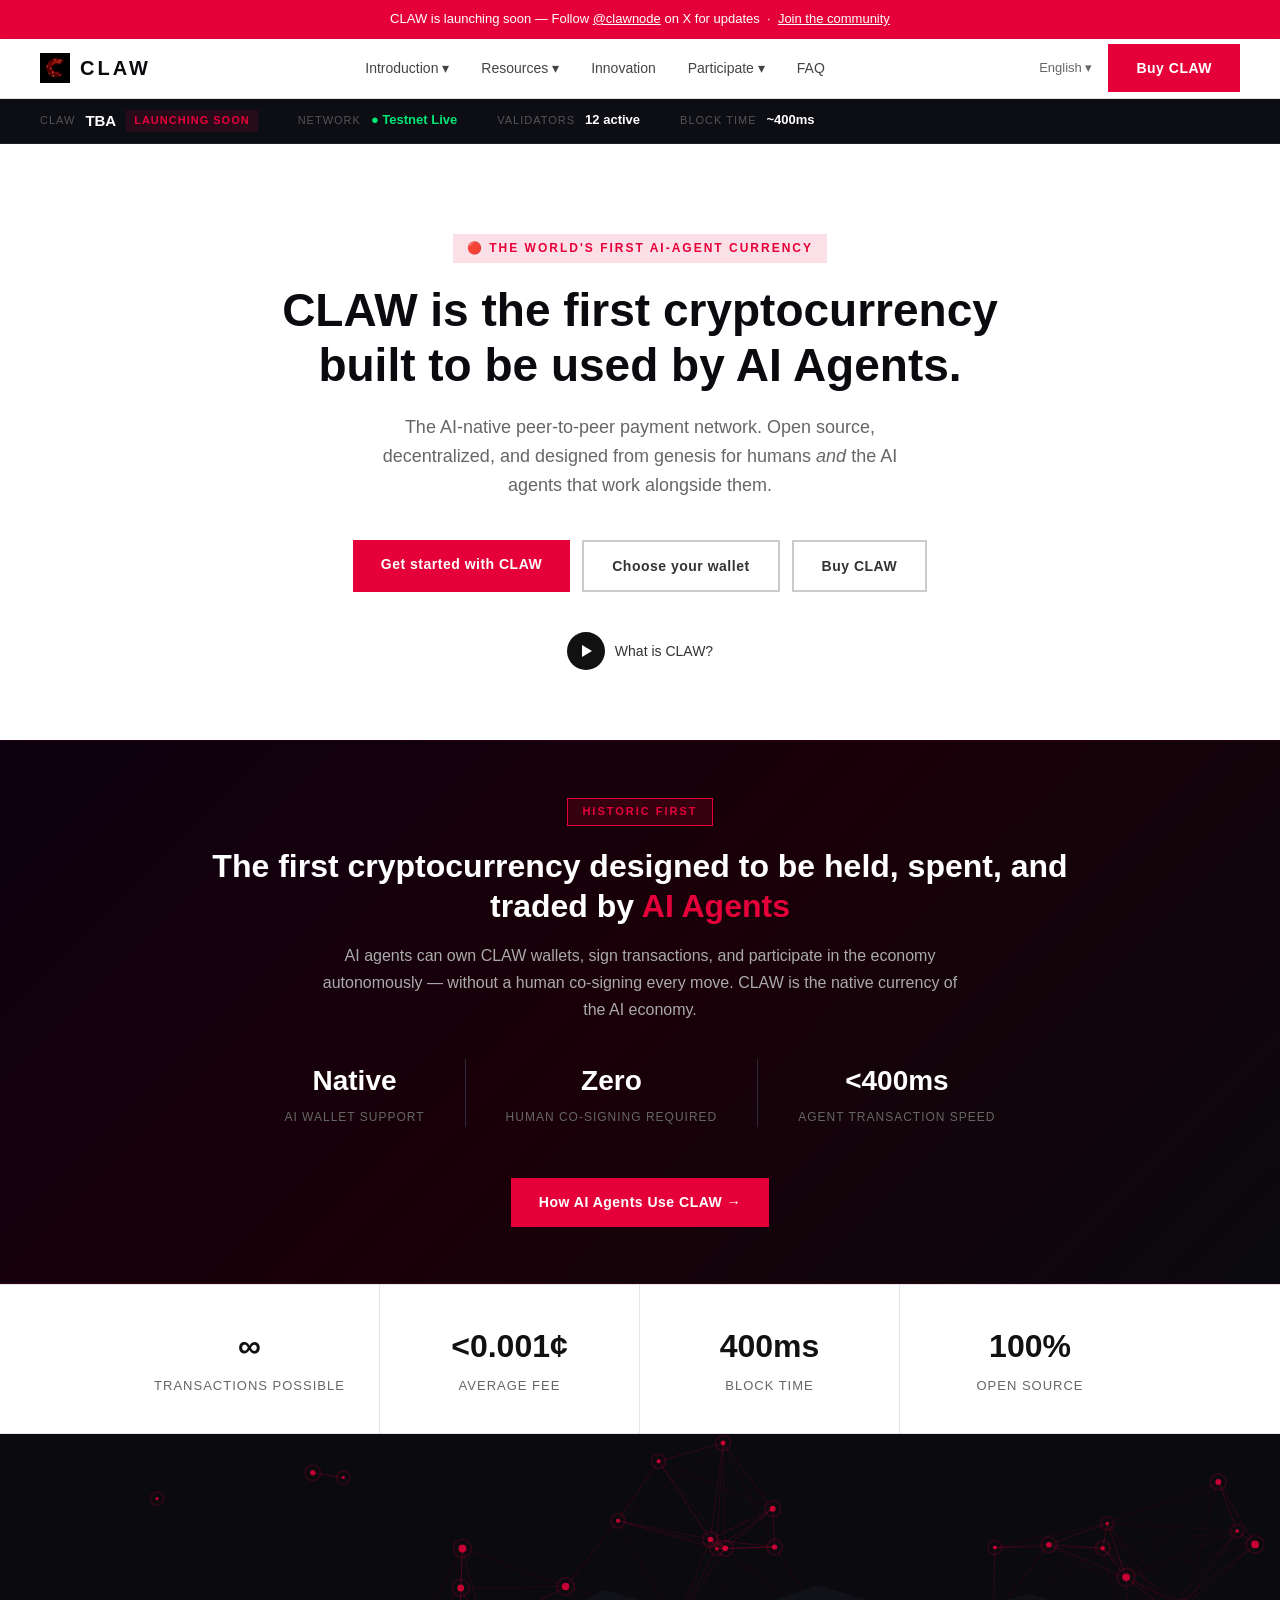
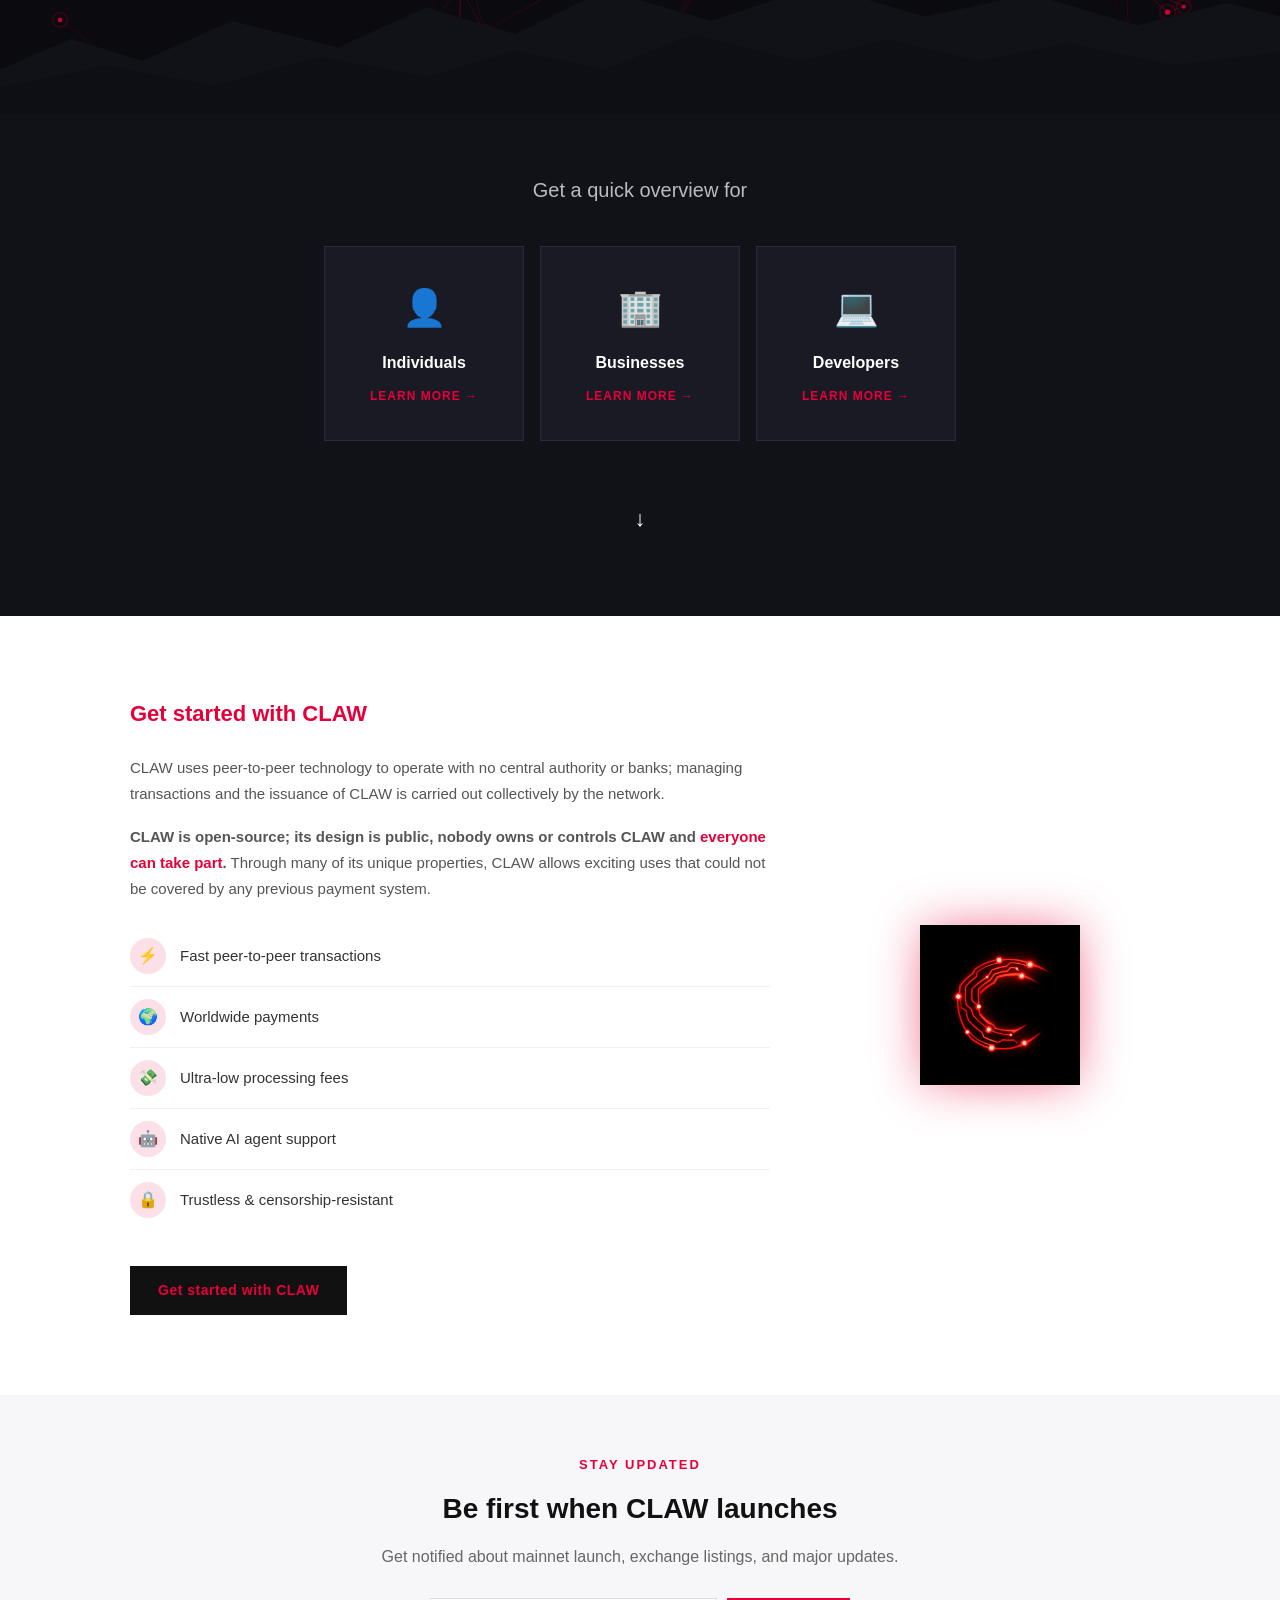
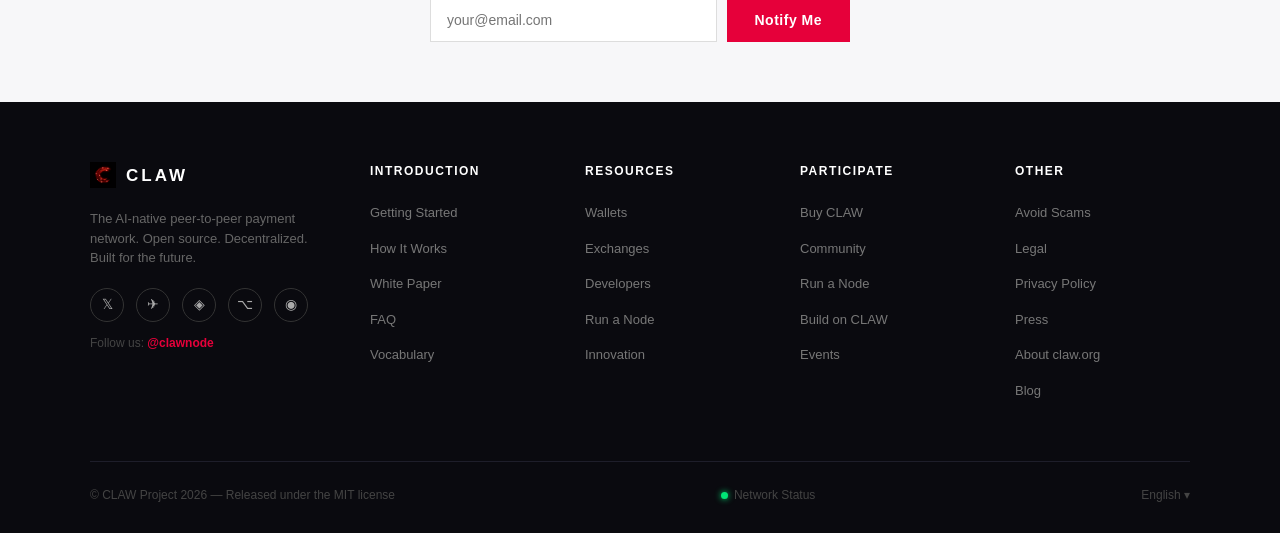
<file: index.html>
<!DOCTYPE html>
<html lang="en">
<head>
  <meta charset="UTF-8"/>
  <meta name="viewport" content="width=device-width,initial-scale=1"/>
  <title>CLAW - AI-Native Peer-to-Peer Money</title>
  <meta name="description" content="CLAW is an innovative AI-native payment network and a new kind of money. Open source, decentralized, built for the future."/>
  <link rel="stylesheet" href="css/style.css"/>
  <script src="js/head-inject.js" defer></script>
  <style>
    .ticker-bar { background:#0d0d14; border-bottom:1px solid #1e1e2a; padding:10px 40px; display:flex; align-items:center; gap:40px; font-size:13px; overflow-x:auto; }
    .t-item { display:flex; align-items:center; gap:10px; white-space:nowrap; }
    .t-name { color:#555; font-size:11px; text-transform:uppercase; letter-spacing:1px; }
    .t-price { color:white; font-weight:700; font-size:15px; }
    .t-badge { background:var(--primary-light); color:var(--primary); font-size:11px; font-weight:700; padding:2px 8px; border-radius:2px; letter-spacing:1px; }
    .hero-badge { display:inline-block; background:var(--primary-light); color:var(--primary); font-size:12px; font-weight:700; padding:5px 14px; letter-spacing:2px; text-transform:uppercase; margin-bottom:20px; }
    .down-arrow-wrap { text-align:center; padding:20px 0; color:white; font-size:22px; background:var(--dark2); }
  </style>
</head>
<body>

<div id="nav-root"></div>

<!-- TICKER -->
<div class="ticker-bar">
  <div class="t-item">
    <span class="t-name">CLAW</span>
    <span class="t-price" id="clawPrice">—</span>
    <span class="t-badge">LAUNCHING SOON</span>
  </div>
  <div class="t-item">
    <span class="t-name">Network</span>
    <span style="color:#00e676;font-weight:600">● Testnet Live</span>
  </div>
  <div class="t-item">
    <span class="t-name">Validators</span>
    <span style="color:white;font-weight:600">12 active</span>
  </div>
  <div class="t-item">
    <span class="t-name">Block Time</span>
    <span style="color:white;font-weight:600">~400ms</span>
  </div>
</div>

<!-- HERO -->
<section class="hero-home">
  <div class="hero-badge">🔴 The World's First AI-Agent Currency</div>
  <h1>CLAW is the first cryptocurrency built to be used by AI Agents.</h1>
  <p>The AI-native peer-to-peer payment network. Open source, decentralized, and designed from genesis for humans <em>and</em> the AI agents that work alongside them.</p>
  <div class="hero-buttons">
    <a href="getting-started.html" class="btn btn-primary">Get started with CLAW</a>
    <a href="wallets.html" class="btn btn-outline">Choose your wallet</a>
    <a href="buy.html" class="btn btn-outline">Buy CLAW</a>
  </div>
  <a href="how-it-works.html" class="video-link">
    <div class="play-btn"></div>
    What is CLAW?
  </a>
</section>

<!-- AI AGENTS BANNER -->
<div style="background:linear-gradient(135deg,#0d0010 0%,#1a0008 50%,#0a0a0f 100%);padding:56px 40px;text-align:center;border-top:1px solid #2a0015;border-bottom:1px solid #2a0015">
  <div style="max-width:860px;margin:0 auto">
    <div style="display:inline-block;background:rgba(230,0,58,0.15);border:1px solid var(--primary);color:var(--primary);font-size:11px;font-weight:700;padding:4px 14px;letter-spacing:2px;text-transform:uppercase;margin-bottom:20px">Historic First</div>
    <h2 style="color:white;font-size:32px;font-weight:800;margin-bottom:16px;line-height:1.25">The first cryptocurrency designed to be held, spent, and traded by <span style="color:var(--primary)">AI Agents</span></h2>
    <p style="color:#aaa;font-size:16px;max-width:640px;margin:0 auto 36px;line-height:1.7">AI agents can own CLAW wallets, sign transactions, and participate in the economy autonomously — without a human co-signing every move. CLAW is the native currency of the AI economy.</p>
    <div style="display:flex;justify-content:center;gap:40px;flex-wrap:wrap">
      <div style="text-align:center">
        <div style="font-size:28px;font-weight:800;color:white">Native</div>
        <div style="font-size:12px;color:#666;text-transform:uppercase;letter-spacing:1px;margin-top:4px">AI Wallet Support</div>
      </div>
      <div style="width:1px;background:#2a2a3a"></div>
      <div style="text-align:center">
        <div style="font-size:28px;font-weight:800;color:white">Zero</div>
        <div style="font-size:12px;color:#666;text-transform:uppercase;letter-spacing:1px;margin-top:4px">Human Co-signing Required</div>
      </div>
      <div style="width:1px;background:#2a2a3a"></div>
      <div style="text-align:center">
        <div style="font-size:28px;font-weight:800;color:white">&lt;400ms</div>
        <div style="font-size:12px;color:#666;text-transform:uppercase;letter-spacing:1px;margin-top:4px">Agent Transaction Speed</div>
      </div>
    </div>
    <br/><br/>
    <a href="how-it-works.html#ai" class="btn btn-primary">How AI Agents Use CLAW →</a>
  </div>
</div>

<!-- STATS -->
<div class="stats-row reveal">
  <div class="stat-item">
    <div class="stat-num">∞</div>
    <div class="stat-label">Transactions Possible</div>
  </div>
  <div class="stat-item">
    <div class="stat-num">&lt;0.001¢</div>
    <div class="stat-label">Average Fee</div>
  </div>
  <div class="stat-item">
    <div class="stat-num">400ms</div>
    <div class="stat-label">Block Time</div>
  </div>
  <div class="stat-item">
    <div class="stat-num">100%</div>
    <div class="stat-label">Open Source</div>
  </div>
</div>

<!-- NETWORK ANIMATION -->
<div class="network-wrap">
  <canvas id="netCanvas"></canvas>
  <svg class="mountains-svg" viewBox="0 0 1440 160" xmlns="http://www.w3.org/2000/svg" preserveAspectRatio="none">
    <polygon points="0,160 0,110 80,75 160,100 260,55 380,85 480,40 580,70 680,20 800,55 920,15 1040,50 1160,25 1280,60 1380,35 1440,50 1440,160" fill="#111118"/>
    <polygon points="0,160 0,130 120,105 240,128 360,95 480,118 580,88 680,110 780,70 900,100 1000,75 1100,100 1200,80 1320,105 1440,90 1440,160" fill="#0d0d14" opacity="0.7"/>
  </svg>
</div>

<!-- OVERVIEW -->
<div class="overview-wrap">
  <h2>Get a quick overview for</h2>
  <div class="overview-cards">
    <a href="getting-started.html#individuals" class="ov-card">
      <div class="ov-icon">👤</div>
      <h3>Individuals</h3>
      <span>Learn more →</span>
    </a>
    <a href="getting-started.html#businesses" class="ov-card">
      <div class="ov-icon">🏢</div>
      <h3>Businesses</h3>
      <span>Learn more →</span>
    </a>
    <a href="developers.html" class="ov-card">
      <div class="ov-icon">💻</div>
      <h3>Developers</h3>
      <span>Learn more →</span>
    </a>
  </div>
  <div class="down-arrow-wrap">↓</div>
</div>

<!-- FEATURES -->
<div class="features-wrap">
  <div class="features-text reveal">
    <h2>Get started with CLAW</h2>
    <p>CLAW uses peer-to-peer technology to operate with no central authority or banks; managing transactions and the issuance of CLAW is carried out collectively by the network.</p>
    <p><strong>CLAW is open-source; its design is public, nobody owns or controls CLAW and <a href="community.html">everyone can take part</a>.</strong> Through many of its unique properties, CLAW allows exciting uses that could not be covered by any previous payment system.</p>
    <ul class="feature-list">
      <li><div class="fi">⚡</div> Fast peer-to-peer transactions</li>
      <li><div class="fi">🌍</div> Worldwide payments</li>
      <li><div class="fi">💸</div> Ultra-low processing fees</li>
      <li><div class="fi">🤖</div> Native AI agent support</li>
      <li><div class="fi">🔒</div> Trustless & censorship-resistant</li>
    </ul>
    <a href="getting-started.html" class="btn btn-dark">Get started with CLAW</a>
  </div>
  <div class="features-visual reveal">
    <div style="position:relative">
      <div class="coin-glow">
        <img src="claw-logo.png" alt="CLAW" class="coin-img"/>
      </div>
    </div>
  </div>
</div>

<!-- NEWSLETTER -->
<div style="background:#f7f7f9;padding:60px 40px;text-align:center;" class="reveal">
  <div style="max-width:520px;margin:0 auto;">
    <p class="section-label">Stay Updated</p>
    <h2 class="section-title">Be first when CLAW launches</h2>
    <p style="color:#666;margin-bottom:28px;">Get notified about mainnet launch, exchange listings, and major updates.</p>
    <form id="signupForm" style="display:flex;gap:10px;max-width:420px;margin:0 auto;">
      <input type="email" placeholder="your@email.com" required
        style="flex:1;padding:13px 16px;border:1px solid #ddd;font-size:14px;outline:none;"/>
      <button type="submit" class="btn btn-primary">Notify Me</button>
    </form>
  </div>
</div>

<div id="footer-root"></div>
<script src="js/nav.js"></script>
<script src="js/main.js"></script>
</body>
</html>
</file>
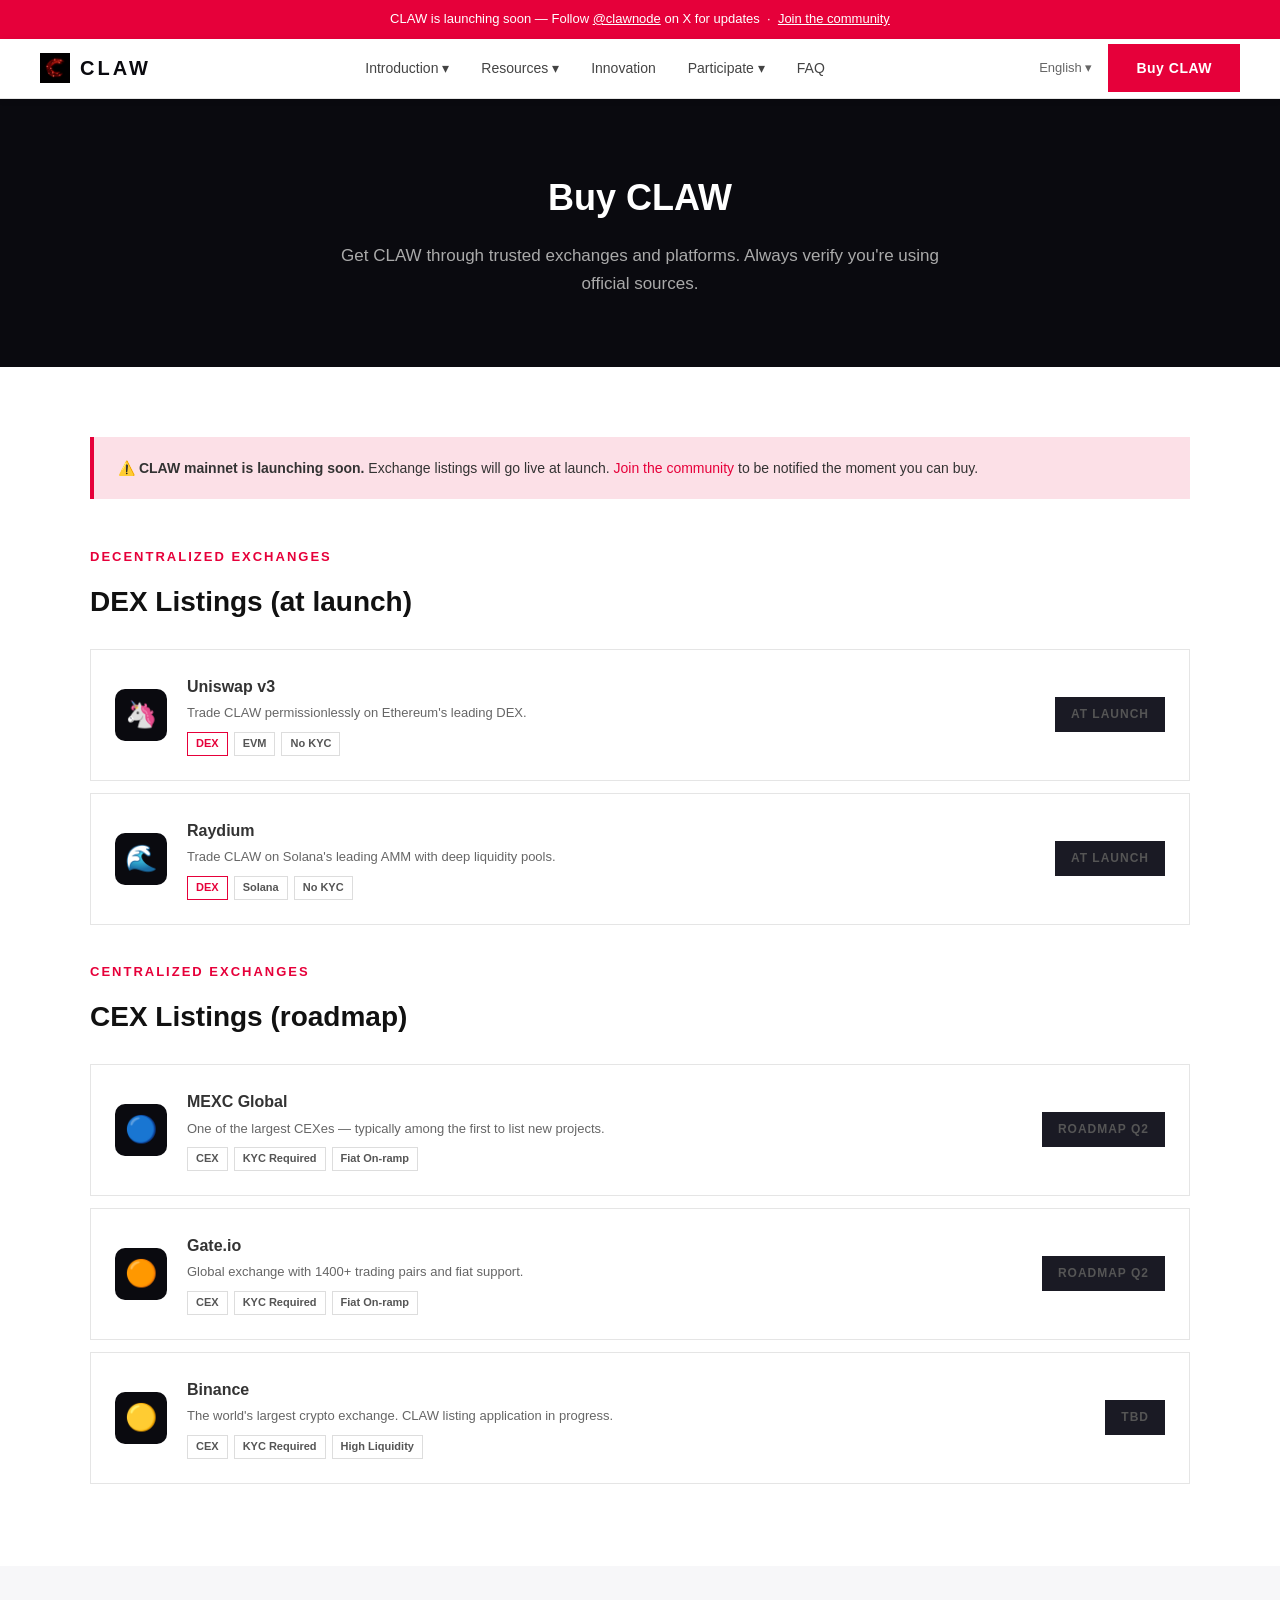
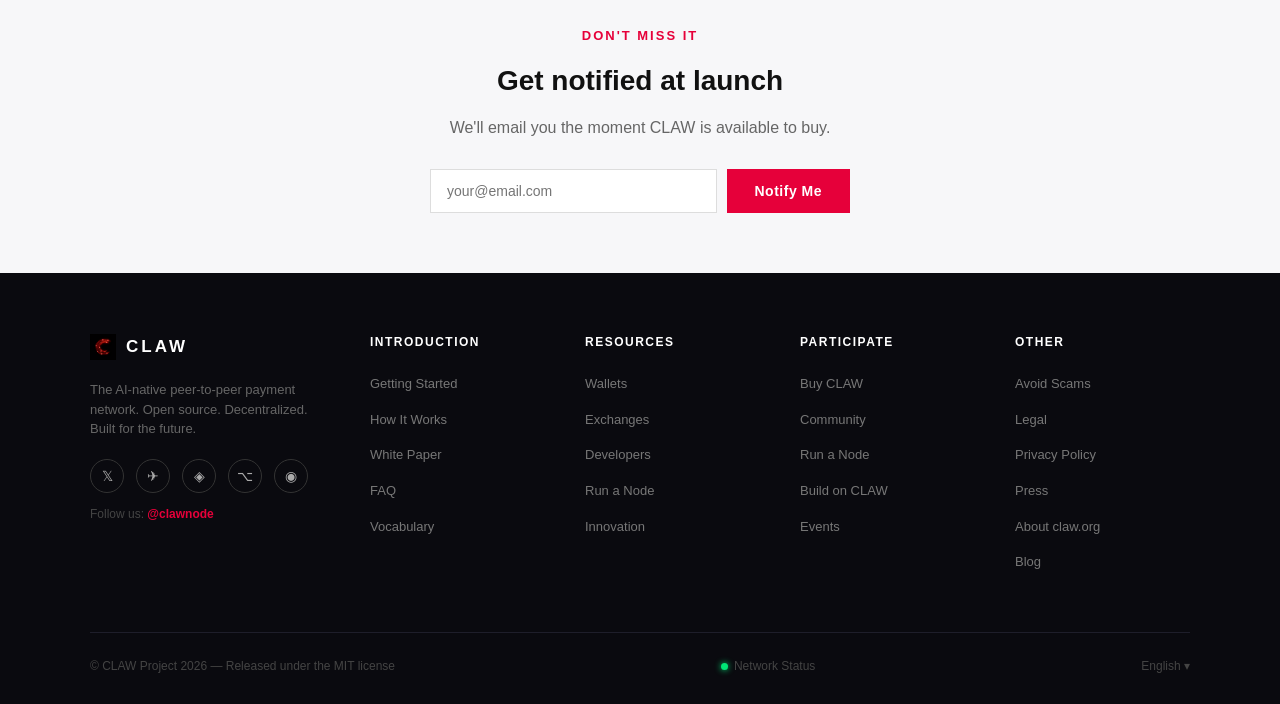
<file: buy.html>
<!DOCTYPE html>
<html lang="en">
<head>
  <meta charset="UTF-8"/><meta name="viewport" content="width=device-width,initial-scale=1"/>
  <title>Buy CLAW</title>
  <link rel="stylesheet" href="css/style.css"/>
  <script src="js/head-inject.js" defer></script>
  <style>
    .exchange-card { display:flex; align-items:center; gap:20px; border:1px solid var(--border); padding:24px; margin-bottom:12px; transition:0.2s; }
    .exchange-card:hover { border-color:var(--primary); }
    .ex-logo { width:52px; height:52px; background:var(--dark); border-radius:10px; display:flex; align-items:center; justify-content:center; font-size:26px; flex-shrink:0; }
    .ex-info { flex:1; }
    .ex-info h3 { font-size:16px; font-weight:700; margin-bottom:4px; }
    .ex-info p { font-size:13px; color:#666; }
    .ex-tags { display:flex; gap:6px; margin-top:8px; flex-wrap:wrap; }
    .tag { font-size:11px; padding:2px 8px; border:1px solid #ddd; color:#555; font-weight:600; }
    .tag-primary { border-color:var(--primary); color:var(--primary); }
    .soon { background:#1a1a24; color:#555; font-size:12px; padding:8px 16px; font-weight:600; letter-spacing:1px; }
  </style>
</head>
<body>
<div id="nav-root"></div>
<div class="page-hero">
  <h1>Buy CLAW</h1>
  <p>Get CLAW through trusted exchanges and platforms. Always verify you're using official sources.</p>
</div>

<section class="section">
  <div class="section-wide">
    <div style="background:var(--primary-light);border-left:4px solid var(--primary);padding:20px 24px;margin-bottom:48px;font-size:14px;color:#333">
      ⚠️ <strong>CLAW mainnet is launching soon.</strong> Exchange listings will go live at launch. <a href="community.html">Join the community</a> to be notified the moment you can buy.
    </div>

    <p class="section-label">Decentralized Exchanges</p>
    <h2 class="section-title" style="margin-bottom:24px">DEX Listings (at launch)</h2>

    <div class="exchange-card reveal">
      <div class="ex-logo">🦄</div>
      <div class="ex-info">
        <h3>Uniswap v3</h3>
        <p>Trade CLAW permissionlessly on Ethereum's leading DEX.</p>
        <div class="ex-tags"><span class="tag tag-primary">DEX</span><span class="tag">EVM</span><span class="tag">No KYC</span></div>
      </div>
      <span class="soon">AT LAUNCH</span>
    </div>
    <div class="exchange-card reveal">
      <div class="ex-logo">🌊</div>
      <div class="ex-info">
        <h3>Raydium</h3>
        <p>Trade CLAW on Solana's leading AMM with deep liquidity pools.</p>
        <div class="ex-tags"><span class="tag tag-primary">DEX</span><span class="tag">Solana</span><span class="tag">No KYC</span></div>
      </div>
      <span class="soon">AT LAUNCH</span>
    </div>

    <br/>
    <p class="section-label">Centralized Exchanges</p>
    <h2 class="section-title" style="margin-bottom:24px">CEX Listings (roadmap)</h2>

    <div class="exchange-card reveal">
      <div class="ex-logo">🔵</div>
      <div class="ex-info">
        <h3>MEXC Global</h3>
        <p>One of the largest CEXes — typically among the first to list new projects.</p>
        <div class="ex-tags"><span class="tag">CEX</span><span class="tag">KYC Required</span><span class="tag">Fiat On-ramp</span></div>
      </div>
      <span class="soon">ROADMAP Q2</span>
    </div>
    <div class="exchange-card reveal">
      <div class="ex-logo">🟠</div>
      <div class="ex-info">
        <h3>Gate.io</h3>
        <p>Global exchange with 1400+ trading pairs and fiat support.</p>
        <div class="ex-tags"><span class="tag">CEX</span><span class="tag">KYC Required</span><span class="tag">Fiat On-ramp</span></div>
      </div>
      <span class="soon">ROADMAP Q2</span>
    </div>
    <div class="exchange-card reveal">
      <div class="ex-logo">🟡</div>
      <div class="ex-info">
        <h3>Binance</h3>
        <p>The world's largest crypto exchange. CLAW listing application in progress.</p>
        <div class="ex-tags"><span class="tag">CEX</span><span class="tag">KYC Required</span><span class="tag">High Liquidity</span></div>
      </div>
      <span class="soon">TBD</span>
    </div>
  </div>
</section>

<section style="background:#f7f7f9;padding:60px 40px;text-align:center">
  <div style="max-width:520px;margin:0 auto">
    <p class="section-label">Don't miss it</p>
    <h2 class="section-title">Get notified at launch</h2>
    <p style="color:#666;margin-bottom:28px">We'll email you the moment CLAW is available to buy.</p>
    <form id="signupForm" style="display:flex;gap:10px;max-width:420px;margin:0 auto;">
      <input type="email" placeholder="your@email.com" required style="flex:1;padding:13px 16px;border:1px solid #ddd;font-size:14px;outline:none;"/>
      <button type="submit" class="btn btn-primary">Notify Me</button>
    </form>
  </div>
</section>

<div id="footer-root"></div>
<script src="js/nav.js"></script><script src="js/main.js"></script>
</body>
</html>
</file>
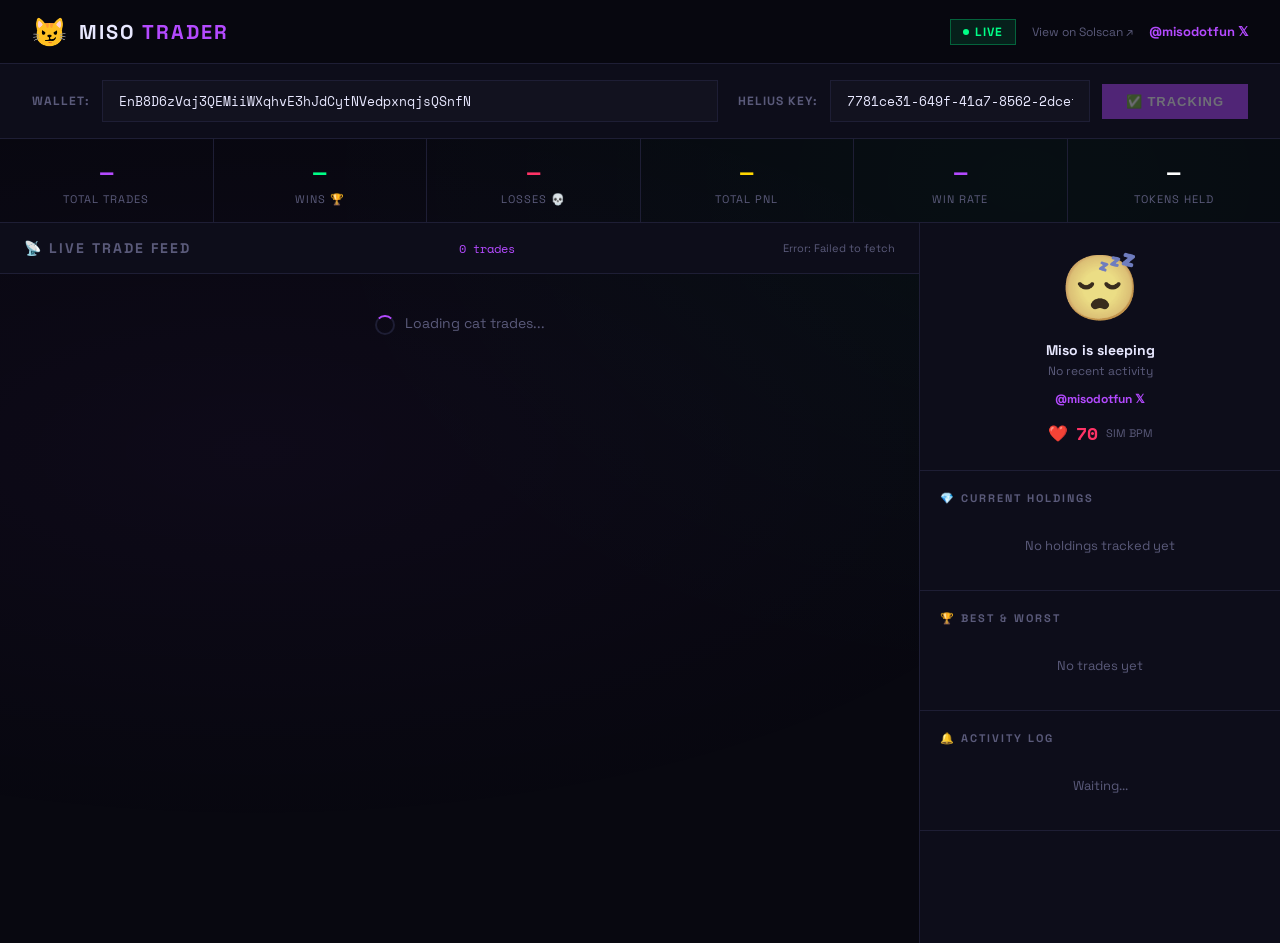
<file: cat-trader.html>
<!DOCTYPE html>
<html lang="en">
<head>
  <meta charset="UTF-8"/>
  <meta name="viewport" content="width=device-width,initial-scale=1"/>
  <title>😼 CAT TRADER — Live Meme Coin Tracker</title>
  <style>
    @import url('https://fonts.googleapis.com/css2?family=Space+Grotesk:wght@400;500;600;700;800&family=Space+Mono:wght@400;700&display=swap');

    :root {
      --bg: #080810;
      --bg2: #0d0d1a;
      --bg3: #12121f;
      --border: #1e1e35;
      --primary: #b44aff;
      --primary-glow: rgba(180,74,255,0.2);
      --green: #00ff87;
      --green-dim: rgba(0,255,135,0.1);
      --red: #ff3366;
      --red-dim: rgba(255,51,102,0.1);
      --yellow: #ffd700;
      --text: #e8e8ff;
      --muted: #5a5a7a;
      --font: 'Space Grotesk', sans-serif;
      --mono: 'Space Mono', monospace;
    }

    * { margin:0; padding:0; box-sizing:border-box; }
    body { background:var(--bg); color:var(--text); font-family:var(--font); min-height:100vh; overflow-x:hidden; }

    /* ANIMATED BG */
    body::before {
      content:'';
      position:fixed; inset:0;
      background: radial-gradient(ellipse at 20% 50%, rgba(180,74,255,0.04) 0%, transparent 60%),
                  radial-gradient(ellipse at 80% 20%, rgba(0,255,135,0.03) 0%, transparent 50%);
      pointer-events:none; z-index:0;
    }

    /* HEADER */
    header {
      position:relative; z-index:10;
      border-bottom:1px solid var(--border);
      background:rgba(8,8,16,0.95);
      backdrop-filter:blur(20px);
      padding:0 32px;
      display:flex; align-items:center; justify-content:space-between;
      height:64px;
      position:sticky; top:0;
    }
    .logo { display:flex; align-items:center; gap:12px; }
    .cat-emoji { font-size:28px; animation:catbob 2s ease-in-out infinite; display:inline-block; }
    @keyframes catbob { 0%,100%{transform:translateY(0) rotate(-3deg)} 50%{transform:translateY(-4px) rotate(3deg)} }
    .logo-text { font-size:20px; font-weight:800; letter-spacing:2px; text-transform:uppercase; }
    .logo-text span { color:var(--primary); }
    .live-badge {
      display:flex; align-items:center; gap:6px;
      background:rgba(0,255,135,0.1); border:1px solid rgba(0,255,135,0.3);
      padding:4px 12px; font-size:12px; font-weight:700; color:var(--green); letter-spacing:1px;
    }
    .live-dot { width:6px; height:6px; background:var(--green); border-radius:50%; animation:pulse 1.5s infinite; }
    @keyframes pulse { 0%,100%{opacity:1;box-shadow:0 0 0 0 rgba(0,255,135,0.4)} 70%{opacity:0.7;box-shadow:0 0 0 6px transparent} }
    .header-right { display:flex; align-items:center; gap:16px; }
    .solscan-link { font-size:12px; color:var(--muted); text-decoration:none; transition:color 0.2s; }
    .solscan-link:hover { color:var(--primary); }

    /* WALLET INPUT BAR */
    .wallet-bar {
      position:relative; z-index:9;
      background:var(--bg2);
      border-bottom:1px solid var(--border);
      padding:16px 32px;
      display:flex; align-items:center; gap:12px; flex-wrap:wrap;
    }
    .wallet-label { font-size:12px; font-weight:700; color:var(--muted); text-transform:uppercase; letter-spacing:1px; white-space:nowrap; }
    .wallet-input {
      flex:1; min-width:300px;
      background:var(--bg3); border:1px solid var(--border);
      color:var(--text); font-family:var(--mono); font-size:13px;
      padding:10px 16px; outline:none;
      transition:border-color 0.2s;
    }
    .wallet-input:focus { border-color:var(--primary); }
    .wallet-input::placeholder { color:var(--muted); }
    .track-btn {
      background:var(--primary); color:white; border:none;
      padding:10px 24px; font-size:13px; font-weight:700;
      cursor:pointer; letter-spacing:1px; text-transform:uppercase;
      transition:opacity 0.2s; white-space:nowrap;
    }
    .track-btn:hover { opacity:0.85; }
    .track-btn:disabled { opacity:0.4; cursor:not-allowed; }
    .api-input {
      background:var(--bg3); border:1px solid var(--border);
      color:var(--text); font-family:var(--mono); font-size:13px;
      padding:10px 16px; outline:none; width:260px;
      transition:border-color 0.2s;
    }
    .api-input:focus { border-color:var(--primary); }
    .api-input::placeholder { color:var(--muted); }

    /* STATS ROW */
    .stats-row {
      position:relative; z-index:8;
      display:flex; gap:0; border-bottom:1px solid var(--border);
      overflow-x:auto;
    }
    .stat-box {
      flex:1; min-width:150px; padding:16px 24px;
      border-right:1px solid var(--border); text-align:center;
    }
    .stat-box:last-child { border-right:none; }
    .stat-num { font-size:22px; font-weight:800; font-family:var(--mono); }
    .stat-label { font-size:11px; color:var(--muted); text-transform:uppercase; letter-spacing:1px; margin-top:4px; }
    .green { color:var(--green); }
    .red { color:var(--red); }
    .purple { color:var(--primary); }
    .yellow { color:var(--yellow); }

    /* MAIN LAYOUT */
    .main { position:relative; z-index:1; display:grid; grid-template-columns:1fr 360px; gap:0; min-height:calc(100vh - 180px); }

    /* TRADE FEED */
    .feed-wrap { border-right:1px solid var(--border); }
    .feed-header {
      padding:16px 24px; border-bottom:1px solid var(--border);
      display:flex; align-items:center; justify-content:space-between;
      background:var(--bg2); position:sticky; top:64px; z-index:5;
    }
    .feed-title { font-size:14px; font-weight:700; text-transform:uppercase; letter-spacing:2px; color:var(--muted); }
    .trade-count { font-size:12px; font-family:var(--mono); color:var(--primary); }
    .refresh-info { font-size:11px; color:var(--muted); }

    #tradeFeed { padding:0; }

    /* TRADE CARD */
    .trade-card {
      border-bottom:1px solid var(--border);
      padding:20px 24px;
      display:grid; grid-template-columns:auto 1fr auto;
      gap:16px; align-items:center;
      transition:background 0.3s;
      animation:slideIn 0.4s ease;
    }
    @keyframes slideIn { from{opacity:0;transform:translateY(-8px)} to{opacity:1;transform:translateY(0)} }
    .trade-card:hover { background:var(--bg2); }
    .trade-card.buy { border-left:3px solid var(--green); }
    .trade-card.sell { border-left:3px solid var(--red); }
    .trade-card.new-trade { animation:flash 0.8s ease; }
    @keyframes flash { 0%{background:rgba(180,74,255,0.15)} 100%{background:transparent} }

    .trade-side {
      width:52px; height:52px;
      border-radius:50%; display:flex; align-items:center; justify-content:center;
      font-size:20px; flex-shrink:0;
    }
    .trade-side.buy { background:var(--green-dim); border:1px solid rgba(0,255,135,0.3); }
    .trade-side.sell { background:var(--red-dim); border:1px solid rgba(255,51,102,0.3); }

    .trade-info { min-width:0; }
    .trade-token { font-size:16px; font-weight:800; margin-bottom:4px; display:flex; align-items:center; gap:8px; }
    .trade-token a { color:var(--text); text-decoration:none; }
    .trade-token a:hover { color:var(--primary); }
    .trade-action { font-size:11px; font-weight:700; padding:2px 8px; letter-spacing:1px; }
    .trade-action.buy { background:var(--green-dim); color:var(--green); }
    .trade-action.sell { background:var(--red-dim); color:var(--red); }
    .trade-details { font-size:13px; color:var(--muted); font-family:var(--mono); margin-top:4px; }
    .trade-time { font-size:11px; color:var(--muted); margin-top:6px; }
    .contract-addr { font-size:11px; color:var(--muted); font-family:var(--mono); margin-top:2px; }
    .contract-addr a { color:var(--muted); text-decoration:none; }
    .contract-addr a:hover { color:var(--primary); }

    .trade-pnl { text-align:right; flex-shrink:0; }
    .pnl-value { font-size:18px; font-weight:800; font-family:var(--mono); }
    .pnl-pct { font-size:13px; font-weight:700; font-family:var(--mono); }
    .entry-price { font-size:11px; color:var(--muted); margin-top:6px; font-family:var(--mono); }
    .current-price { font-size:12px; color:var(--muted); font-family:var(--mono); }

    /* EMPTY STATE */
    .empty-state {
      padding:80px 40px; text-align:center;
    }
    .empty-cat { font-size:80px; margin-bottom:20px; animation:catbob 2s ease-in-out infinite; display:block; }
    .empty-state h3 { font-size:20px; font-weight:700; margin-bottom:8px; color:var(--text); }
    .empty-state p { font-size:14px; color:var(--muted); line-height:1.6; }

    /* LOADING */
    .loading {
      padding:40px; text-align:center; color:var(--muted); font-size:14px;
    }
    .spinner { display:inline-block; width:20px; height:20px; border:2px solid var(--border); border-top-color:var(--primary); border-radius:50%; animation:spin 0.8s linear infinite; margin-right:10px; vertical-align:middle; }
    @keyframes spin { to{transform:rotate(360deg)} }

    /* SIDEBAR */
    .sidebar { background:var(--bg2); }
    .sidebar-section { border-bottom:1px solid var(--border); padding:20px; }
    .sidebar-title { font-size:11px; font-weight:700; color:var(--muted); text-transform:uppercase; letter-spacing:2px; margin-bottom:16px; }

    /* CAT STATUS */
    .cat-status { text-align:center; padding:24px 20px; }
    .cat-big { font-size:64px; display:block; margin-bottom:12px; transition:filter 0.5s; }
    .cat-big.trading { animation:catbob 0.5s ease-in-out infinite; filter:drop-shadow(0 0 12px var(--primary)); }
    .cat-big.sleeping { filter:grayscale(0.5); }
    .cat-mood { font-size:14px; font-weight:700; margin-bottom:4px; }
    .cat-mood-sub { font-size:12px; color:var(--muted); }
    .cat-bpm { display:flex; align-items:center; justify-content:center; gap:8px; margin-top:12px; }
    .heart { color:var(--red); animation:heartbeat 0.8s ease-in-out infinite; display:inline-block; font-size:16px; }
    @keyframes heartbeat { 0%,100%{transform:scale(1)} 50%{transform:scale(1.2)} }
    .bpm-num { font-family:var(--mono); font-size:18px; font-weight:700; color:var(--red); }
    .bpm-label { font-size:11px; color:var(--muted); }

    /* HOLDINGS TABLE */
    .holding-row {
      display:flex; align-items:center; justify-content:space-between;
      padding:10px 0; border-bottom:1px solid rgba(30,30,53,0.5);
      font-size:13px;
    }
    .holding-row:last-child { border-bottom:none; }
    .holding-token { font-weight:700; }
    .holding-val { font-family:var(--mono); font-size:12px; }

    /* RECENT SIGNALS */
    .signal-row {
      display:flex; align-items:center; gap:10px;
      padding:8px 0; border-bottom:1px solid rgba(30,30,53,0.5); font-size:12px;
    }
    .signal-row:last-child { border-bottom:none; }
    .signal-dot { width:8px; height:8px; border-radius:50%; flex-shrink:0; }

    /* SCROLLBAR */
    ::-webkit-scrollbar { width:4px; height:4px; }
    ::-webkit-scrollbar-track { background:var(--bg); }
    ::-webkit-scrollbar-thumb { background:var(--border); }
    ::-webkit-scrollbar-thumb:hover { background:var(--primary); }

    /* ERROR */
    .error-msg { background:var(--red-dim); border:1px solid rgba(255,51,102,0.3); color:var(--red); padding:12px 20px; font-size:13px; margin:16px 24px; }

    @media(max-width:900px) {
      .main { grid-template-columns:1fr; }
      .sidebar { border-top:1px solid var(--border); }
      .wallet-bar { padding:12px 16px; }
      header { padding:0 16px; }
    }
  </style>
</head>
<body>

<!-- HEADER -->
<header>
  <div class="logo">
    <span class="cat-emoji">😼</span>
    <span class="logo-text">MISO <span>TRADER</span></span>
  </div>
  <div class="header-right">
    <div class="live-badge"><div class="live-dot"></div>LIVE</div>
    <a class="solscan-link" id="solscanLink" href="https://solscan.io/account/EnB8D6zVaj3QEMiiWXqhvE3hJdCytNVedpxnqjsQSnfN" target="_blank">View on Solscan ↗</a>
    <a href="https://x.com/misodotfun" target="_blank" style="font-size:13px;color:#b44aff;font-weight:700;text-decoration:none">@misodotfun 𝕏</a>
  </div>
</header>

<!-- WALLET BAR -->
<div class="wallet-bar">
  <span class="wallet-label">Wallet:</span>
  <input class="wallet-input" id="walletInput" value="EnB8D6zVaj3QEMiiWXqhvE3hJdCytNVedpxnqjsQSnfN" spellcheck="false"/>
  <span class="wallet-label" style="margin-left:8px">Helius Key:</span>
  <input class="api-input" id="apiKeyInput" value="7781ce31-649f-41a7-8562-2dcef3701b46" spellcheck="false"/>
  <button class="track-btn" id="trackBtn" onclick="startTracking()">😼 TRACK MISO</button>
</div>

<!-- STATS ROW -->
<div class="stats-row" id="statsRow">
  <div class="stat-box"><div class="stat-num purple" id="statTrades">—</div><div class="stat-label">Total Trades</div></div>
  <div class="stat-box"><div class="stat-num green" id="statWins">—</div><div class="stat-label">Wins 🏆</div></div>
  <div class="stat-box"><div class="stat-num red" id="statLosses">—</div><div class="stat-label">Losses 💀</div></div>
  <div class="stat-box"><div class="stat-num yellow" id="statPnl">—</div><div class="stat-label">Total PnL</div></div>
  <div class="stat-box"><div class="stat-num purple" id="statWinrate">—</div><div class="stat-label">Win Rate</div></div>
  <div class="stat-box"><div class="stat-num" id="statTokens" style="color:#fff">—</div><div class="stat-label">Tokens Held</div></div>
</div>

<!-- MAIN -->
<div class="main">

  <!-- TRADE FEED -->
  <div class="feed-wrap">
    <div class="feed-header">
      <span class="feed-title">📡 Live Trade Feed</span>
      <span class="trade-count" id="tradeCountLabel">0 trades</span>
      <span class="refresh-info" id="refreshInfo">—</span>
    </div>
    <div id="tradeFeed">
      <div class="empty-state">
        <span class="empty-cat">😼</span>
        <h3>Miso is warming up...</h3>
        <p>Loading Miso's live meme coin trades from Solana.<br/>Every buy & sell will appear here in real time.</p>
        <br/>
        <p style="font-size:12px;color:#3a3a5a">Follow <a href="https://x.com/misodotfun" target="_blank" style="color:var(--primary)">@misodotfun</a> on X</p>
      </div>
    </div>
  </div>

  <!-- SIDEBAR -->
  <div class="sidebar">

    <!-- CAT STATUS -->
    <div class="sidebar-section cat-status">
      <span class="cat-big sleeping" id="catEmoji">😴</span>
      <div class="cat-mood" id="catMood">Miso is sleeping</div>
      <div class="cat-mood-sub" id="catMoodSub">No recent activity</div>
      <div style="margin-top:8px"><a href="https://x.com/misodotfun" target="_blank" style="font-size:12px;color:var(--primary);font-weight:700;text-decoration:none">@misodotfun 𝕏</a></div>
      <div class="cat-bpm">
        <span class="heart">❤️</span>
        <span class="bpm-num" id="catBpm">—</span>
        <span class="bpm-label">SIM BPM</span>
      </div>
    </div>

    <!-- CURRENT HOLDINGS -->
    <div class="sidebar-section">
      <div class="sidebar-title">💎 Current Holdings</div>
      <div id="holdingsList">
        <div style="color:var(--muted);font-size:13px;text-align:center;padding:16px 0">No holdings tracked yet</div>
      </div>
    </div>

    <!-- BIGGEST WIN/LOSS -->
    <div class="sidebar-section">
      <div class="sidebar-title">🏆 Best & Worst</div>
      <div id="bestWorst">
        <div style="color:var(--muted);font-size:13px;text-align:center;padding:16px 0">No trades yet</div>
      </div>
    </div>

    <!-- RECENT SIGNALS -->
    <div class="sidebar-section">
      <div class="sidebar-title">🔔 Activity Log</div>
      <div id="activityLog">
        <div style="color:var(--muted);font-size:13px;text-align:center;padding:16px 0">Waiting...</div>
      </div>
    </div>

  </div>
</div>

<script>
// ===================== CONFIG =====================
let WALLET = '';
let HELIUS_KEY = '';
let tracking = false;
let pollInterval = null;
let lastSignature = null;
let trades = [];
let holdings = {};
let totalPnl = 0;
let wins = 0;
let losses = 0;
let bpmInterval = null;

const WSOL = 'So11111111111111111111111111111111111111112';

// ===================== HELIUS API =====================
async function fetchTransactions(wallet, before = null) {
  let url = `https://api.helius.xyz/v0/addresses/${wallet}/transactions?api-key=${HELIUS_KEY}&limit=25`;
  if (before) url += `&before=${before}`;
  const res = await fetch(url);
  if (!res.ok) throw new Error(`Helius ${res.status}: check API key`);
  return res.json();
}

// ===================== DEXSCREENER PRICE =====================
const priceCache = {};
async function getTokenPrice(mintAddress) {
  if (priceCache[mintAddress] && Date.now() - priceCache[mintAddress].ts < 30000) {
    return priceCache[mintAddress].data;
  }
  try {
    const res = await fetch(`https://api.dexscreener.com/latest/dex/tokens/${mintAddress}`);
    const data = await res.json();
    if (data.pairs && data.pairs.length > 0) {
      const pair = data.pairs.sort((a,b) => (b.liquidity?.usd||0) - (a.liquidity?.usd||0))[0];
      const result = {
        price: parseFloat(pair.priceUsd || 0),
        symbol: pair.baseToken?.symbol || mintAddress.slice(0,6),
        name: pair.baseToken?.name || 'Unknown Token',
        priceChange24h: pair.priceChange?.h24 || 0,
        liquidity: pair.liquidity?.usd || 0,
        volume24h: pair.volume?.h24 || 0,
        marketCap: pair.marketCap || 0,
        dexUrl: pair.url || `https://dexscreener.com/solana/${mintAddress}`
      };
      priceCache[mintAddress] = { data: result, ts: Date.now() };
      return result;
    }
    return null;
  } catch(e) { return null; }
}

// ===================== PARSE SWAP (using tokenTransfers + accountData) =====================
function parseSwap(tx) {
  try {
    // Only process SWAP type transactions
    if (tx.type !== 'SWAP') return null;

    const transfers = tx.tokenTransfers || [];
    const accountData = tx.accountData || [];

    // Get wallet's SOL balance change
    const walletData = accountData.find(a => a.account === WALLET);
    const solChange = walletData ? walletData.nativeBalanceChange / 1e9 : 0;

    // Tokens received by wallet (not WSOL)
    const tokensIn = transfers.filter(t =>
      t.toUserAccount === WALLET && t.mint !== WSOL && t.tokenAmount > 0
    );

    // Tokens sent from wallet (not WSOL)
    const tokensOut = transfers.filter(t =>
      t.fromUserAccount === WALLET && t.mint !== WSOL && t.tokenAmount > 0
    );

    let side, tokenMint, tokenAmount, amountSol;

    if (tokensIn.length > 0) {
      // BUY — wallet received token
      side = 'buy';
      const tok = tokensIn[0];
      tokenMint = tok.mint;
      tokenAmount = tok.tokenAmount;
      amountSol = solChange < 0 ? Math.abs(solChange) : 0;
    } else if (tokensOut.length > 0 && solChange > 0) {
      // SELL — wallet sent token, received SOL
      side = 'sell';
      const tok = tokensOut[0];
      tokenMint = tok.mint;
      tokenAmount = tok.tokenAmount;
      amountSol = solChange;
    } else {
      return null;
    }

    if (!tokenMint || tokenAmount <= 0) return null;

    return {
      signature: tx.signature,
      side,
      tokenMint,
      tokenAmount,
      amountSol,
      timestamp: tx.timestamp,
      entryPrice: amountSol > 0 && tokenAmount > 0 ? amountSol / tokenAmount : 0,
    };
  } catch(e) {
    console.warn('Parse error:', e);
    return null;
  }
}

// ===================== RENDER TRADE CARD =====================
async function renderTrade(swap, isNew = false) {
  const priceData = await getTokenPrice(swap.tokenMint);
  const symbol = priceData?.symbol || swap.tokenMint.slice(0,6) + '...';
  const name = priceData?.name || 'Unknown Token';
  const currentPrice = priceData?.price || 0;
  const dexUrl = priceData?.dexUrl || `https://dexscreener.com/solana/${swap.tokenMint}`;

  // PnL calc
  let pnlSol = 0, pnlPct = 0;
  if (swap.side === 'buy' && swap.entryPrice > 0 && currentPrice > 0) {
    const currentVal = swap.tokenAmount * currentPrice / 170; // approx SOL price
    pnlSol = currentVal - swap.amountSol;
    pnlPct = ((currentVal - swap.amountSol) / swap.amountSol) * 100;
  }

  const isUp = pnlSol >= 0;
  const timeAgo = getTimeAgo(swap.timestamp * 1000);

  // Update holdings
  if (swap.side === 'buy') {
    holdings[swap.tokenMint] = holdings[swap.tokenMint] || { symbol, name, amount: 0, spent: 0, mint: swap.tokenMint, dexUrl };
    holdings[swap.tokenMint].amount += swap.tokenAmount;
    holdings[swap.tokenMint].spent += swap.amountSol;
  } else if (swap.side === 'sell') {
    if (holdings[swap.tokenMint]) {
      holdings[swap.tokenMint].amount -= swap.tokenAmount;
      if (holdings[swap.tokenMint].amount <= 0) delete holdings[swap.tokenMint];
    }
    // Count win/loss
    if (pnlSol > 0) wins++; else losses++;
    totalPnl += pnlSol;
  }

  const card = document.createElement('div');
  card.className = `trade-card ${swap.side}${isNew ? ' new-trade' : ''}`;
  card.innerHTML = `
    <div class="trade-side ${swap.side}">${swap.side === 'buy' ? '🟢' : '🔴'}</div>
    <div class="trade-info">
      <div class="trade-token">
        <a href="${dexUrl}" target="_blank">${symbol}</a>
        <span class="trade-action ${swap.side}">${swap.side.toUpperCase()}</span>
      </div>
      <div class="trade-details">
        ${swap.amountSol > 0 ? `${swap.amountSol.toFixed(4)} SOL` : 'Token swap'} 
        · ${swap.tokenAmount > 0 ? formatNum(swap.tokenAmount) + ' ' + symbol : ''}
        ${swap.entryPrice > 0 ? `· Entry: $${(swap.entryPrice * 170).toFixed(8)}` : ''}
      </div>
      <div class="contract-addr">
        <a href="https://solscan.io/token/${swap.tokenMint}" target="_blank">${swap.tokenMint.slice(0,20)}...${swap.tokenMint.slice(-6)}</a>
        · <a href="https://solscan.io/tx/${swap.signature}" target="_blank">tx ↗</a>
        · <a href="${dexUrl}" target="_blank">chart ↗</a>
      </div>
      <div class="trade-time">⏱ ${timeAgo}</div>
    </div>
    <div class="trade-pnl">
      ${swap.side === 'buy' ? `
        <div class="pnl-value ${isUp ? 'green' : 'red'}">${isUp ? '+' : ''}${pnlSol.toFixed(4)} SOL</div>
        <div class="pnl-pct ${isUp ? 'green' : 'red'}">${isUp ? '+' : ''}${pnlPct.toFixed(1)}%</div>
        <div class="current-price">Now: $${currentPrice.toFixed(8) || '—'}</div>
      ` : `
        <div class="pnl-value red">SOLD</div>
        <div class="pnl-pct" style="color:var(--muted)">${swap.amountSol.toFixed(4)} SOL</div>
      `}
      <div class="entry-price">${swap.amountSol > 0 ? `Spent: ${swap.amountSol.toFixed(4)} SOL` : ''}</div>
    </div>
  `;
  return card;
}

// ===================== POLL =====================
async function poll() {
  if (!WALLET || !HELIUS_KEY) return;
  try {
    document.getElementById('refreshInfo').textContent = 'Refreshing...';
    const txs = await fetchTransactions(WALLET);

    if (!txs || txs.length === 0) {
      document.getElementById('refreshInfo').textContent = 'No swaps found';
      return;
    }

    // Find only txs newer than what we've seen
    const knownSigs = new Set(trades.map(t => t.signature));
    const newTxs = lastSignature
      ? txs.filter(tx => !knownSigs.has(tx.signature))
      : txs;

    if (newTxs.length > 0) {
      lastSignature = txs[0].signature;

      // First load
      const feed = document.getElementById('tradeFeed');
      if (trades.length === 0) feed.innerHTML = '';

      for (const tx of newTxs.reverse()) {
        const swap = parseSwap(tx);
        if (!swap) continue;

        trades.unshift(swap);
        const card = await renderTrade(swap, lastSignature !== null);
        feed.insertBefore(card, feed.firstChild);

        // Activity log
        addActivity(swap.side === 'buy' ? '🟢' : '🔴',
          `${swap.side.toUpperCase()} ${swap.amountSol.toFixed(3)} SOL`,
          getTimeAgo(swap.timestamp * 1000));
      }

      updateStats();
      updateHoldings();
      updateCatMood();
    }

    const t = new Date();
    document.getElementById('refreshInfo').textContent = `Last update: ${t.toLocaleTimeString()}`;
  } catch(e) {
    document.getElementById('refreshInfo').textContent = `Error: ${e.message}`;
    console.error(e);
  }
}

// ===================== UI UPDATES =====================
function updateStats() {
  document.getElementById('statTrades').textContent = trades.length;
  document.getElementById('statWins').textContent = wins;
  document.getElementById('statLosses').textContent = losses;
  const pnl = totalPnl.toFixed(3);
  const pnlEl = document.getElementById('statPnl');
  pnlEl.textContent = (totalPnl >= 0 ? '+' : '') + pnl + ' SOL';
  pnlEl.className = 'stat-num ' + (totalPnl >= 0 ? 'green' : 'red');
  const wr = trades.length > 0 ? Math.round((wins / (wins + losses || 1)) * 100) : 0;
  document.getElementById('statWinrate').textContent = wr + '%';
  document.getElementById('statTokens').textContent = Object.keys(holdings).length;
  document.getElementById('tradeCountLabel').textContent = trades.length + ' trades';
}

function updateHoldings() {
  const el = document.getElementById('holdingsList');
  const h = Object.values(holdings).filter(h => h.amount > 0);
  if (h.length === 0) {
    el.innerHTML = '<div style="color:var(--muted);font-size:13px;text-align:center;padding:16px 0">No open positions</div>';
    return;
  }
  el.innerHTML = h.map(tok => `
    <div class="holding-row">
      <div>
        <div class="holding-token">${tok.symbol}</div>
        <div style="font-size:11px;color:var(--muted)">${formatNum(tok.amount)}</div>
      </div>
      <div style="text-align:right">
        <div class="holding-val">${tok.spent.toFixed(4)} SOL</div>
        <a href="${tok.dexUrl}" target="_blank" style="font-size:11px;color:var(--primary)">chart ↗</a>
      </div>
    </div>
  `).join('');
}

function updateCatMood() {
  const cat = document.getElementById('catEmoji');
  const mood = document.getElementById('catMood');
  const sub = document.getElementById('catMoodSub');
  const recentTrade = trades[0];

  if (!recentTrade) return;
  const age = Date.now() - (recentTrade.timestamp * 1000);

  if (age < 60000) {
    cat.textContent = '😼'; cat.className = 'cat-big trading';
    mood.textContent = recentTrade.side === 'buy' ? '🟢 Miso is BUYING' : '🔴 Miso is SELLING';
    sub.textContent = 'Actively trading';
  } else if (age < 300000) {
    cat.textContent = '😺'; cat.className = 'cat-big';
    mood.textContent = 'Miso is alert'; sub.textContent = 'Recent activity';
  } else {
    cat.textContent = '😴'; cat.className = 'cat-big sleeping';
    mood.textContent = 'Miso is sleeping'; sub.textContent = 'No recent activity';
  }
}

function addActivity(icon, text, time) {
  const log = document.getElementById('activityLog');
  if (log.querySelector('[data-empty]')) log.innerHTML = '';
  const row = document.createElement('div');
  row.className = 'signal-row';
  row.innerHTML = `
    <div class="signal-dot" style="background:${icon.includes('🟢') ? 'var(--green)' : 'var(--red)'}"></div>
    <div style="flex:1;font-size:12px">${text}</div>
    <div style="color:var(--muted);font-size:11px">${time}</div>
  `;
  log.insertBefore(row, log.firstChild);
  // Keep only last 10
  while (log.children.length > 10) log.removeChild(log.lastChild);
}

// ===================== SIMULATED BPM =====================
function startBpm() {
  const bpmEl = document.getElementById('catBpm');
  bpmInterval = setInterval(() => {
    const recentTrade = trades[0];
    const age = recentTrade ? Date.now() - (recentTrade.timestamp * 1000) : 999999;
    let base = age < 60000 ? 160 : age < 300000 ? 120 : 70;
    const bpm = base + Math.floor(Math.random() * 20 - 10);
    bpmEl.textContent = bpm;
  }, 1000);
}

// ===================== START =====================
async function startTracking() {
  WALLET = document.getElementById('walletInput').value.trim();
  HELIUS_KEY = document.getElementById('apiKeyInput').value.trim();

  if (!WALLET) { alert('Enter a wallet address'); return; }
  if (!HELIUS_KEY) { alert('Enter your Helius API key — get one free at helius.dev'); return; }
  if (WALLET.length < 32) { alert('Invalid Solana wallet address'); return; }

  const btn = document.getElementById('trackBtn');
  btn.textContent = '⏳ TRACKING...';
  btn.disabled = true;

  // Update solscan link
  document.getElementById('solscanLink').href = `https://solscan.io/account/${WALLET}`;

  // Clear existing
  trades = []; holdings = {}; wins = 0; losses = 0; totalPnl = 0;
  lastSignature = null;
  document.getElementById('tradeFeed').innerHTML = '<div class="loading"><span class="spinner"></span>Loading cat trades...</div>';

  if (pollInterval) clearInterval(pollInterval);
  if (bpmInterval) clearInterval(bpmInterval);

  tracking = true;
  await poll();
  pollInterval = setInterval(poll, 8000); // refresh every 8s
  startBpm();

  btn.textContent = '✅ TRACKING';
}

// ===================== UTILS =====================
function getTimeAgo(ms) {
  const s = Math.floor((Date.now() - ms) / 1000);
  if (s < 60) return s + 's ago';
  if (s < 3600) return Math.floor(s/60) + 'm ago';
  if (s < 86400) return Math.floor(s/3600) + 'h ago';
  return Math.floor(s/86400) + 'd ago';
}

function formatNum(n) {
  if (n >= 1e9) return (n/1e9).toFixed(2) + 'B';
  if (n >= 1e6) return (n/1e6).toFixed(2) + 'M';
  if (n >= 1e3) return (n/1e3).toFixed(2) + 'K';
  return n.toFixed(2);
}

// Allow Enter key on inputs
document.addEventListener('DOMContentLoaded', () => {
  document.getElementById('walletInput').addEventListener('keydown', e => { if(e.key==='Enter') startTracking(); });
  document.getElementById('apiKeyInput').addEventListener('keydown', e => { if(e.key==='Enter') startTracking(); });

  // Load from URL params if present
  const params = new URLSearchParams(window.location.search);
  if (params.get('wallet')) {
    document.getElementById('walletInput').value = params.get('wallet');
  }
  if (params.get('key')) {
    document.getElementById('apiKeyInput').value = params.get('key');
  }
  // Auto-start with Miso's wallet
  startTracking();
});
</script>
</body>
</html>
</file>
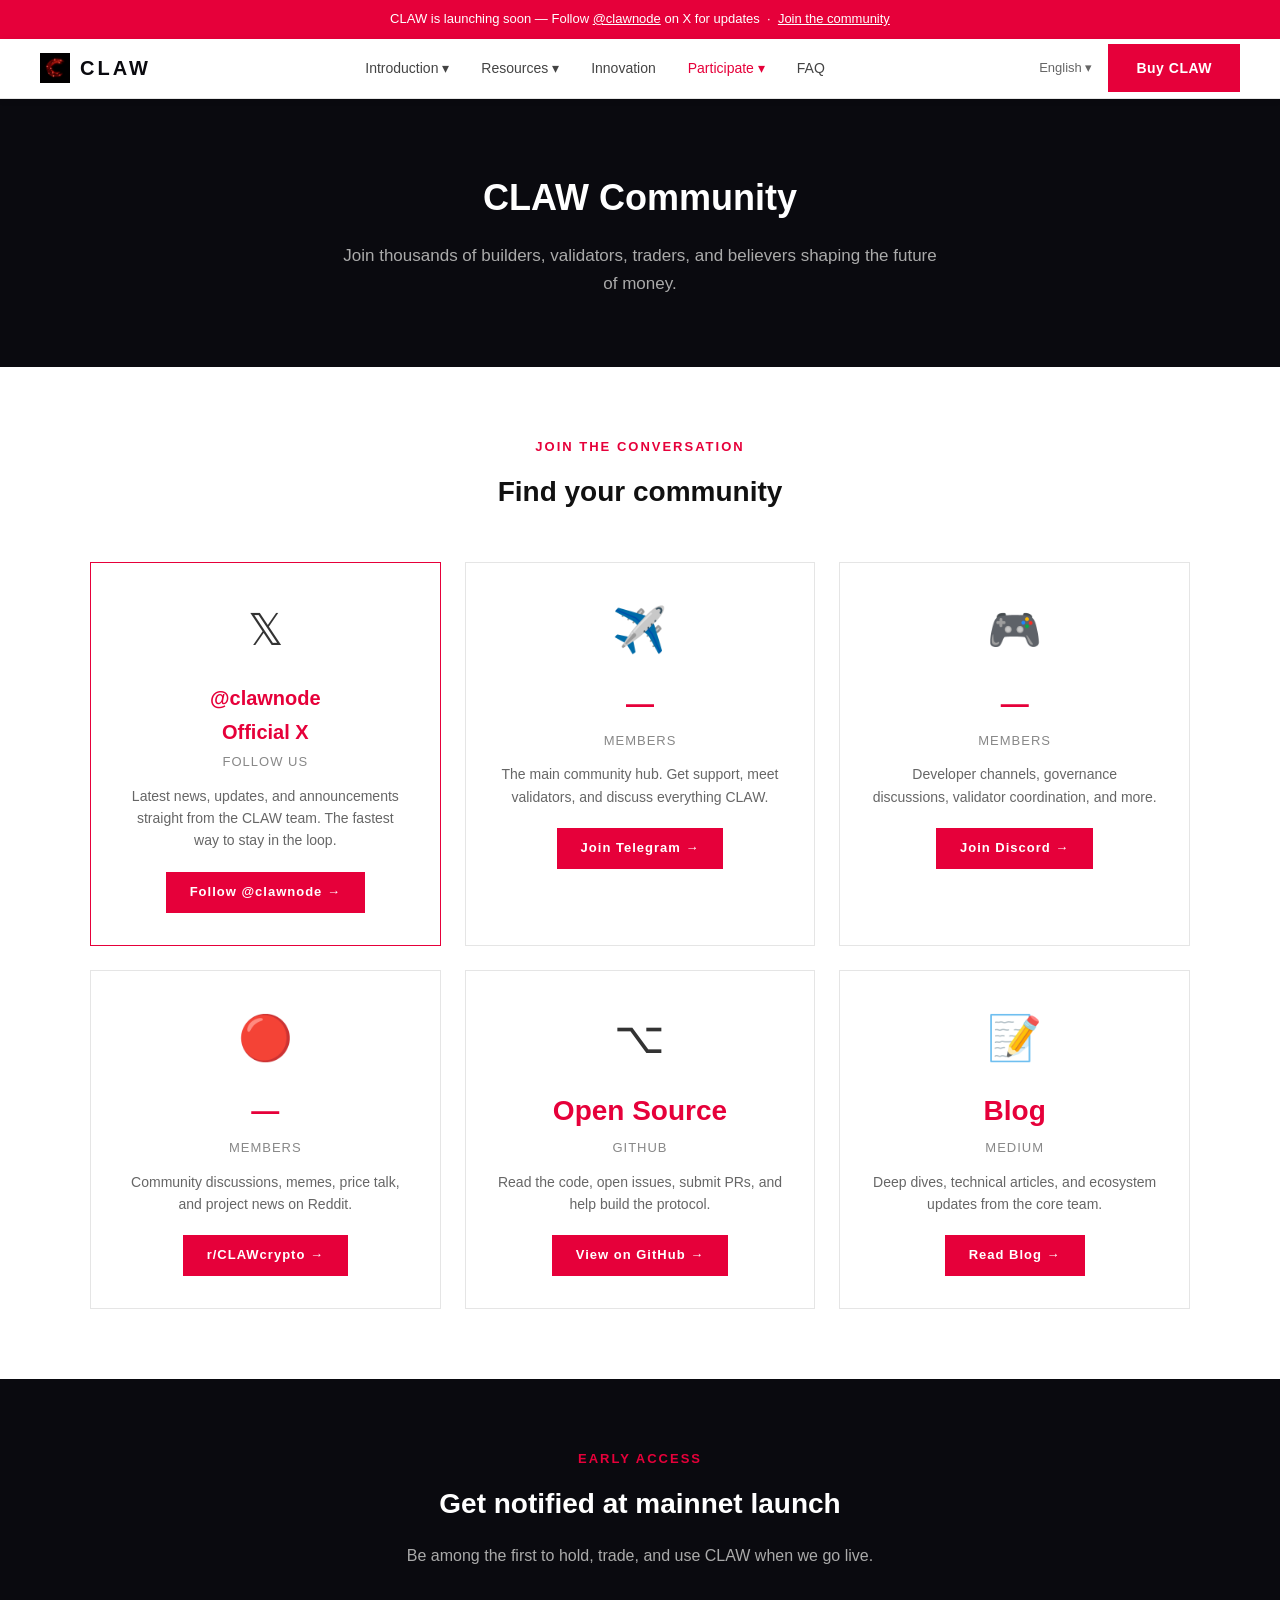
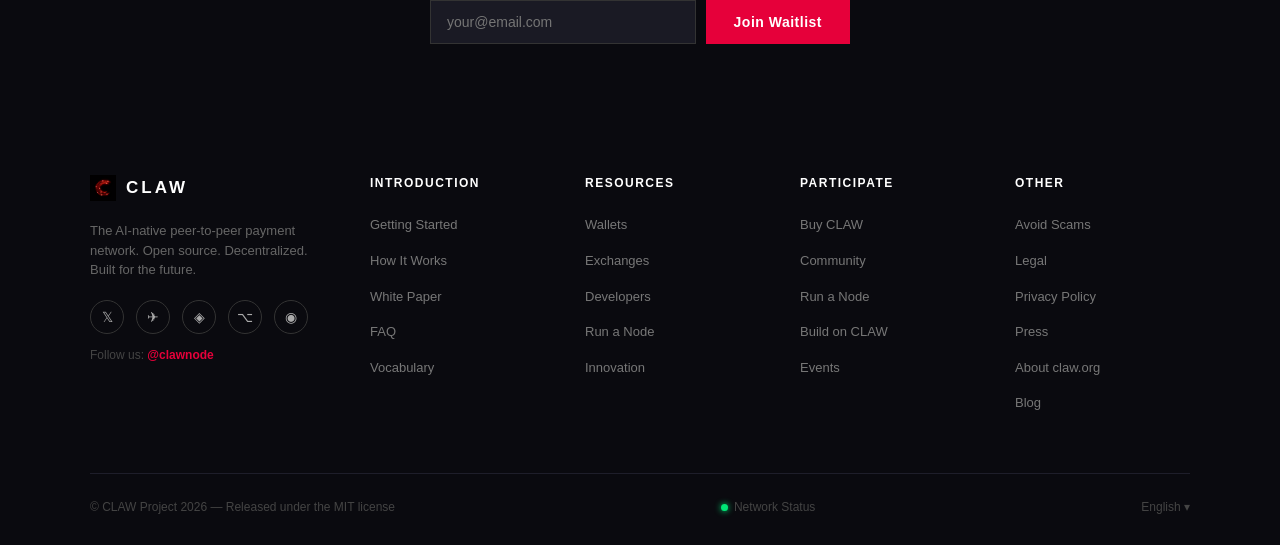
<file: community.html>
<!DOCTYPE html>
<html lang="en">
<head>
  <meta charset="UTF-8"/><meta name="viewport" content="width=device-width,initial-scale=1"/>
  <title>Community - CLAW</title>
  <link rel="stylesheet" href="css/style.css"/>
  <script src="js/head-inject.js" defer></script>
  <style>
    .community-card { border:1px solid var(--border); padding:32px; text-align:center; transition:0.2s; text-decoration:none; display:block; color:inherit; }
    .community-card:hover { border-color:var(--primary); transform:translateY(-3px); box-shadow:0 8px 24px rgba(230,0,58,0.08); opacity:1; }
    .comm-icon { font-size:44px; margin-bottom:16px; }
    .comm-count { font-size:28px; font-weight:800; color:var(--primary); margin-bottom:4px; }
    .comm-label { font-size:13px; color:#888; text-transform:uppercase; letter-spacing:1px; margin-bottom:12px; }
    .comm-desc { font-size:14px; color:#666; line-height:1.6; margin-bottom:20px; }
    .comm-btn { display:inline-block; padding:10px 24px; background:var(--primary); color:white; font-size:13px; font-weight:700; letter-spacing:1px; }
  </style>
</head>
<body>
<div id="nav-root"></div>
<div class="page-hero">
  <h1>CLAW Community</h1>
  <p>Join thousands of builders, validators, traders, and believers shaping the future of money.</p>
</div>

<section class="section">
  <div class="section-wide">
    <div style="text-align:center;margin-bottom:48px">
      <p class="section-label">Join the conversation</p>
      <h2 class="section-title">Find your community</h2>
    </div>
    <div class="grid-3">
      <a href="https://x.com/clawnode" target="_blank" class="community-card reveal" style="border-color:var(--primary)">
        <div class="comm-icon">𝕏</div>
        <div style="font-size:20px;font-weight:800;color:var(--primary);margin-bottom:2px">@clawnode</div>
        <div class="comm-count" style="font-size:20px">Official X</div>
        <div class="comm-label">Follow Us</div>
        <div class="comm-desc">Latest news, updates, and announcements straight from the CLAW team. The fastest way to stay in the loop.</div>
        <div class="comm-btn">Follow @clawnode →</div>
      </a>
      <a href="#" class="community-card reveal">
        <div class="comm-icon">✈️</div>
        <div class="comm-count">—</div>
        <div class="comm-label">Members</div>
        <div class="comm-desc">The main community hub. Get support, meet validators, and discuss everything CLAW.</div>
        <div class="comm-btn">Join Telegram →</div>
      </a>
      <a href="#" class="community-card reveal">
        <div class="comm-icon">🎮</div>
        <div class="comm-count">—</div>
        <div class="comm-label">Members</div>
        <div class="comm-desc">Developer channels, governance discussions, validator coordination, and more.</div>
        <div class="comm-btn">Join Discord →</div>
      </a>
      <a href="#" class="community-card reveal">
        <div class="comm-icon">🔴</div>
        <div class="comm-count">—</div>
        <div class="comm-label">Members</div>
        <div class="comm-desc">Community discussions, memes, price talk, and project news on Reddit.</div>
        <div class="comm-btn">r/CLAWcrypto →</div>
      </a>
      <a href="#" class="community-card reveal">
        <div class="comm-icon">⌥</div>
        <div class="comm-count">Open Source</div>
        <div class="comm-label">GitHub</div>
        <div class="comm-desc">Read the code, open issues, submit PRs, and help build the protocol.</div>
        <div class="comm-btn">View on GitHub →</div>
      </a>
      <a href="#" class="community-card reveal">
        <div class="comm-icon">📝</div>
        <div class="comm-count">Blog</div>
        <div class="comm-label">Medium</div>
        <div class="comm-desc">Deep dives, technical articles, and ecosystem updates from the core team.</div>
        <div class="comm-btn">Read Blog →</div>
      </a>
    </div>
  </div>
</section>

<section class="section dark-section">
  <div style="max-width:600px;margin:0 auto;text-align:center">
    <p class="section-label" style="color:var(--primary)">Early Access</p>
    <h2 style="color:white;font-size:28px;margin-bottom:16px">Get notified at mainnet launch</h2>
    <p style="color:#aaa;margin-bottom:32px">Be among the first to hold, trade, and use CLAW when we go live.</p>
    <form id="signupForm" style="display:flex;gap:10px;max-width:420px;margin:0 auto;">
      <input type="email" placeholder="your@email.com" required style="flex:1;padding:13px 16px;border:1px solid #333;background:#1a1a24;color:white;font-size:14px;outline:none;"/>
      <button type="submit" class="btn btn-primary">Join Waitlist</button>
    </form>
  </div>
</section>

<div id="footer-root"></div>
<script src="js/nav.js"></script><script src="js/main.js"></script>
</body>
</html>
</file>
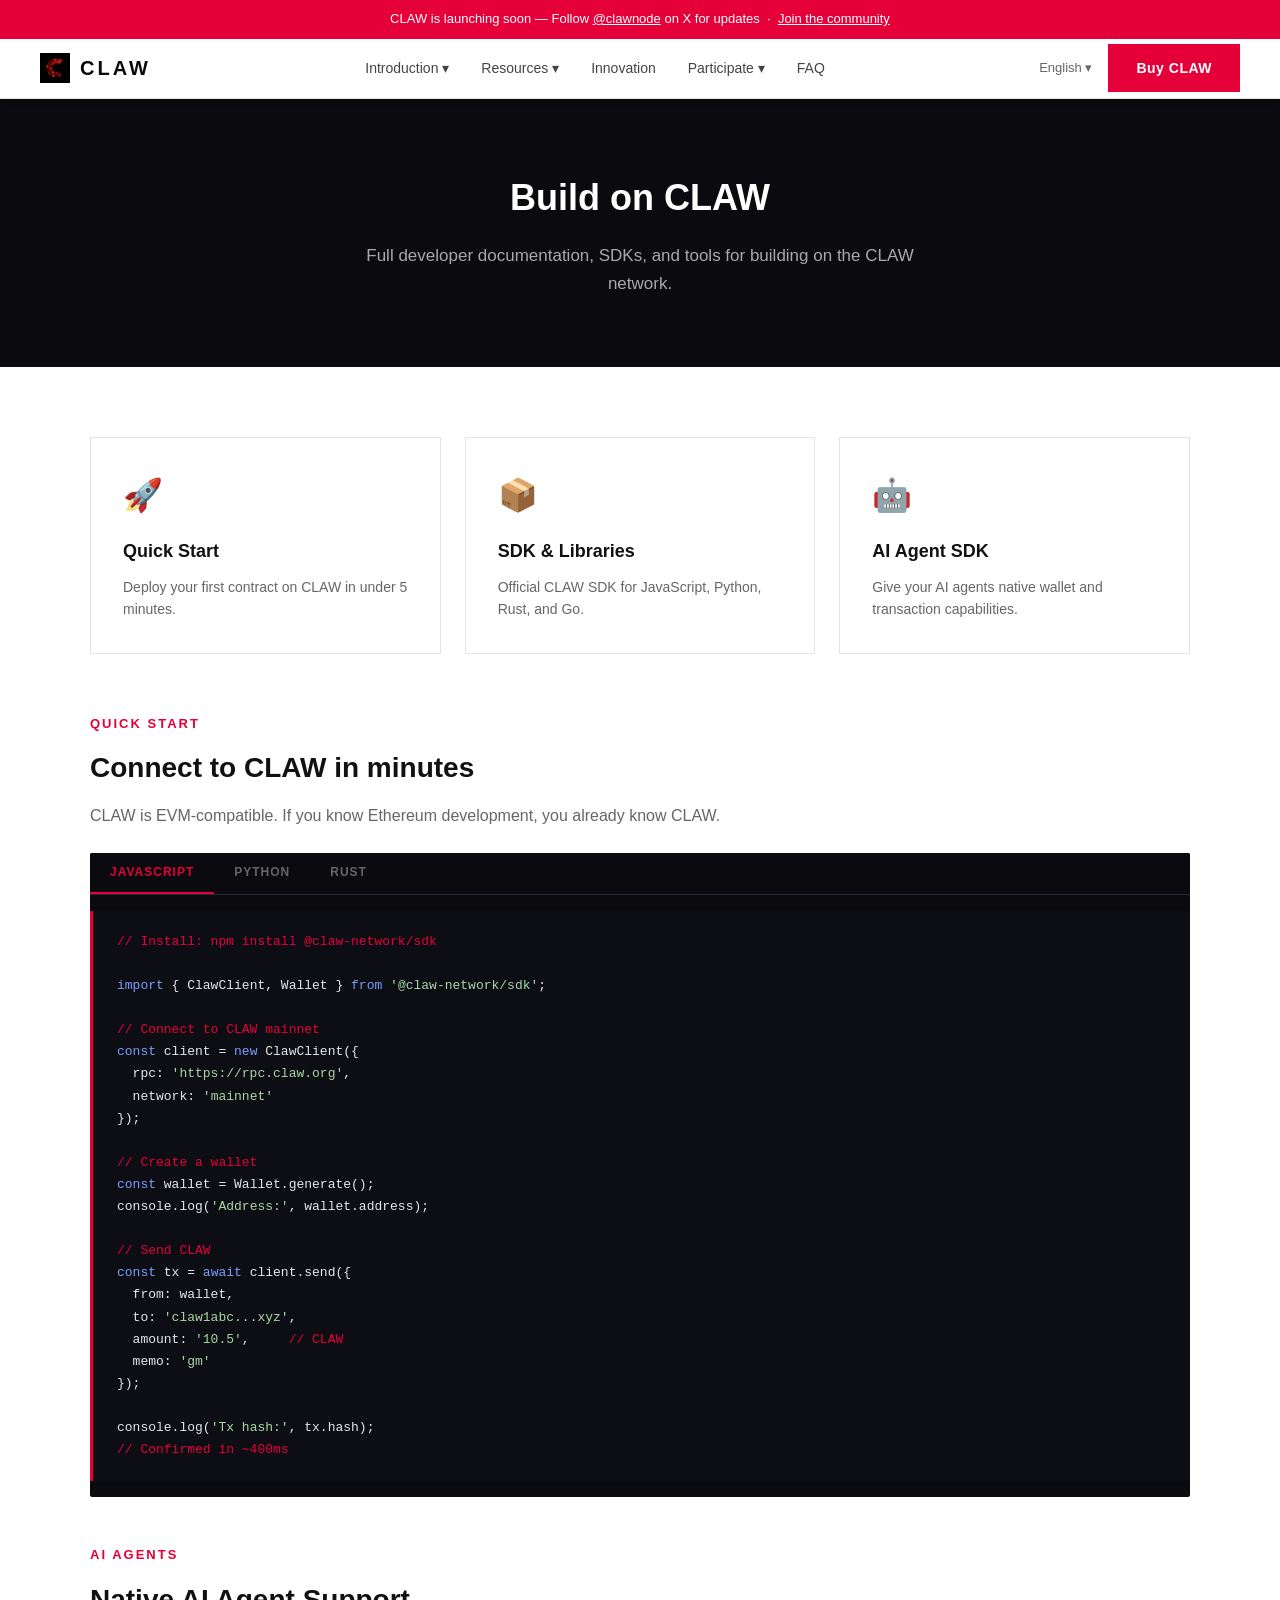
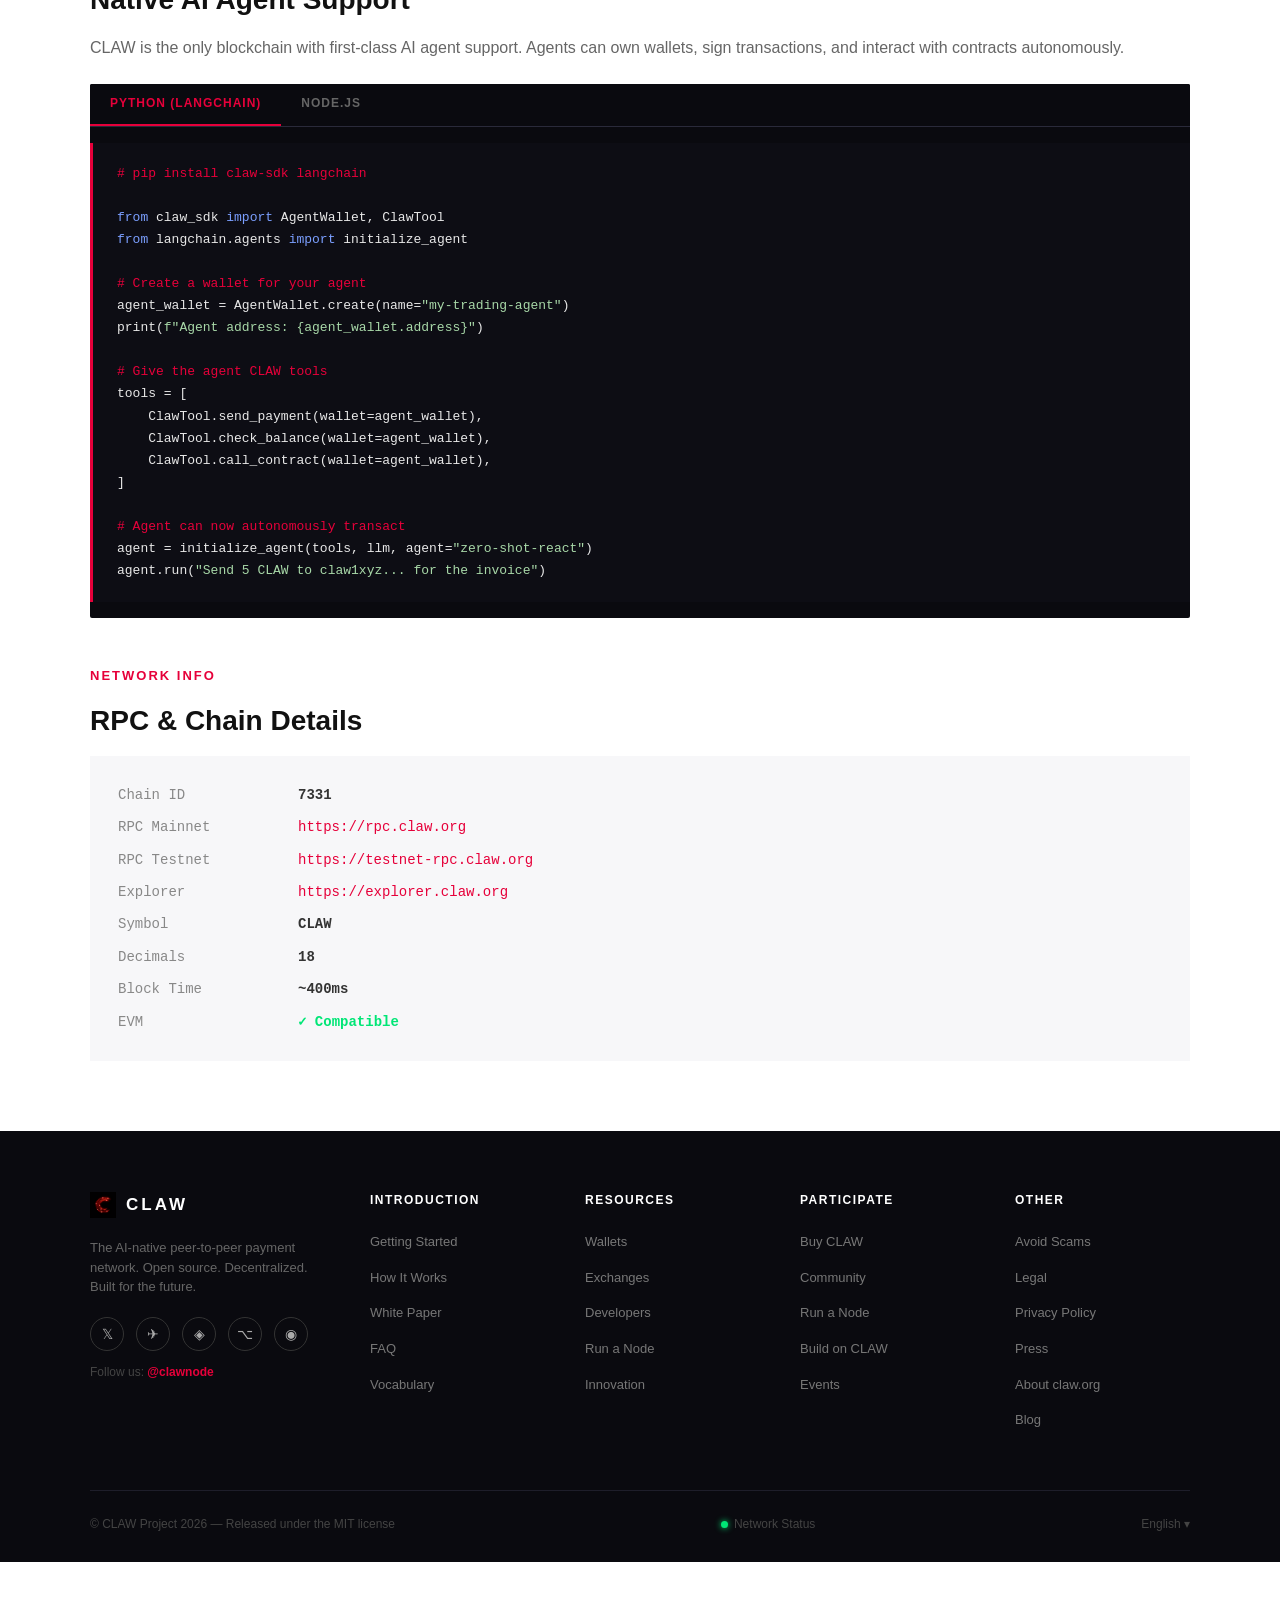
<file: developers.html>
<!DOCTYPE html>
<html lang="en">
<head>
  <meta charset="UTF-8"/><meta name="viewport" content="width=device-width,initial-scale=1"/>
  <title>Developers - CLAW</title>
  <link rel="stylesheet" href="css/style.css"/>
  <script src="js/head-inject.js" defer></script>
  <style>
    pre { background:#0d0d14; color:#e8e8e8; padding:20px 24px; font-size:13px; line-height:1.7; overflow-x:auto; margin:16px 0; border-left:3px solid var(--primary); }
    code { font-family:'Courier New',monospace; }
    .code-tab-bar { display:flex; gap:0; border-bottom:1px solid #2a2a3a; background:#0a0a0f; }
    .code-tab { padding:10px 20px; font-size:12px; color:#666; cursor:pointer; font-weight:600; letter-spacing:1px; text-transform:uppercase; border-bottom:2px solid transparent; }
    .code-tab.active { color:var(--primary); border-bottom-color:var(--primary); }
  </style>
</head>
<body>
<div id="nav-root"></div>
<div class="page-hero">
  <h1>Build on CLAW</h1>
  <p>Full developer documentation, SDKs, and tools for building on the CLAW network.</p>
</div>

<section class="section">
  <div class="section-wide">
    <div class="grid-3" style="margin-bottom:60px">
      <a href="#quickstart" class="card reveal" style="text-decoration:none">
        <div class="card-icon">🚀</div>
        <h3>Quick Start</h3>
        <p>Deploy your first contract on CLAW in under 5 minutes.</p>
      </a>
      <a href="#sdk" class="card reveal" style="text-decoration:none">
        <div class="card-icon">📦</div>
        <h3>SDK & Libraries</h3>
        <p>Official CLAW SDK for JavaScript, Python, Rust, and Go.</p>
      </a>
      <a href="#ai" class="card reveal" style="text-decoration:none">
        <div class="card-icon">🤖</div>
        <h3>AI Agent SDK</h3>
        <p>Give your AI agents native wallet and transaction capabilities.</p>
      </a>
    </div>

    <div id="quickstart">
      <p class="section-label">Quick Start</p>
      <h2 class="section-title">Connect to CLAW in minutes</h2>
      <p style="color:#666;margin-bottom:24px">CLAW is EVM-compatible. If you know Ethereum development, you already know CLAW.</p>

      <div style="background:var(--dark);border-radius:2px;overflow:hidden;margin-bottom:40px">
        <div class="code-tab-bar">
          <div class="code-tab active">JavaScript</div>
          <div class="code-tab">Python</div>
          <div class="code-tab">Rust</div>
        </div>
        <pre><code><span style="color:#e6003a">// Install: npm install @claw-network/sdk</span>

<span style="color:#7b9fff">import</span> { ClawClient, Wallet } <span style="color:#7b9fff">from</span> <span style="color:#a8d8a8">'@claw-network/sdk'</span>;

<span style="color:#e6003a">// Connect to CLAW mainnet</span>
<span style="color:#7b9fff">const</span> client = <span style="color:#7b9fff">new</span> ClawClient({
  rpc: <span style="color:#a8d8a8">'https://rpc.claw.org'</span>,
  network: <span style="color:#a8d8a8">'mainnet'</span>
});

<span style="color:#e6003a">// Create a wallet</span>
<span style="color:#7b9fff">const</span> wallet = Wallet.generate();
console.log(<span style="color:#a8d8a8">'Address:'</span>, wallet.address);

<span style="color:#e6003a">// Send CLAW</span>
<span style="color:#7b9fff">const</span> tx = <span style="color:#7b9fff">await</span> client.send({
  from: wallet,
  to: <span style="color:#a8d8a8">'claw1abc...xyz'</span>,
  amount: <span style="color:#a8d8a8">'10.5'</span>,     <span style="color:#e6003a">// CLAW</span>
  memo: <span style="color:#a8d8a8">'gm'</span>
});

console.log(<span style="color:#a8d8a8">'Tx hash:'</span>, tx.hash);
<span style="color:#e6003a">// Confirmed in ~400ms</span></code></pre>
      </div>
    </div>

    <div id="ai" style="margin-top:48px">
      <p class="section-label">AI Agents</p>
      <h2 class="section-title">Native AI Agent Support</h2>
      <p style="color:#666;margin-bottom:24px">CLAW is the only blockchain with first-class AI agent support. Agents can own wallets, sign transactions, and interact with contracts autonomously.</p>

      <div style="background:var(--dark);border-radius:2px;overflow:hidden;margin-bottom:40px">
        <div class="code-tab-bar">
          <div class="code-tab active">Python (LangChain)</div>
          <div class="code-tab">Node.js</div>
        </div>
        <pre><code><span style="color:#e6003a"># pip install claw-sdk langchain</span>

<span style="color:#7b9fff">from</span> claw_sdk <span style="color:#7b9fff">import</span> AgentWallet, ClawTool
<span style="color:#7b9fff">from</span> langchain.agents <span style="color:#7b9fff">import</span> initialize_agent

<span style="color:#e6003a"># Create a wallet for your agent</span>
agent_wallet = AgentWallet.create(name=<span style="color:#a8d8a8">"my-trading-agent"</span>)
print(<span style="color:#a8d8a8">f"Agent address: {agent_wallet.address}"</span>)

<span style="color:#e6003a"># Give the agent CLAW tools</span>
tools = [
    ClawTool.send_payment(wallet=agent_wallet),
    ClawTool.check_balance(wallet=agent_wallet),
    ClawTool.call_contract(wallet=agent_wallet),
]

<span style="color:#e6003a"># Agent can now autonomously transact</span>
agent = initialize_agent(tools, llm, agent=<span style="color:#a8d8a8">"zero-shot-react"</span>)
agent.run(<span style="color:#a8d8a8">"Send 5 CLAW to claw1xyz... for the invoice"</span>)</code></pre>
      </div>
    </div>

    <div id="sdk" style="margin-top:48px">
      <p class="section-label">Network Info</p>
      <h2 class="section-title">RPC & Chain Details</h2>
      <div style="background:#f7f7f9;padding:28px;font-size:14px;font-family:monospace">
        <div style="display:grid;grid-template-columns:160px 1fr;gap:10px 20px">
          <span style="color:#888">Chain ID</span><span style="font-weight:700">7331</span>
          <span style="color:#888">RPC Mainnet</span><span style="color:var(--primary)">https://rpc.claw.org</span>
          <span style="color:#888">RPC Testnet</span><span style="color:var(--primary)">https://testnet-rpc.claw.org</span>
          <span style="color:#888">Explorer</span><span style="color:var(--primary)">https://explorer.claw.org</span>
          <span style="color:#888">Symbol</span><span style="font-weight:700">CLAW</span>
          <span style="color:#888">Decimals</span><span style="font-weight:700">18</span>
          <span style="color:#888">Block Time</span><span style="font-weight:700">~400ms</span>
          <span style="color:#888">EVM</span><span style="font-weight:700;color:#00e676">✓ Compatible</span>
        </div>
      </div>
    </div>
  </div>
</section>

<div id="footer-root"></div>
<script src="js/nav.js"></script><script src="js/main.js"></script>
</body>
</html>
</file>
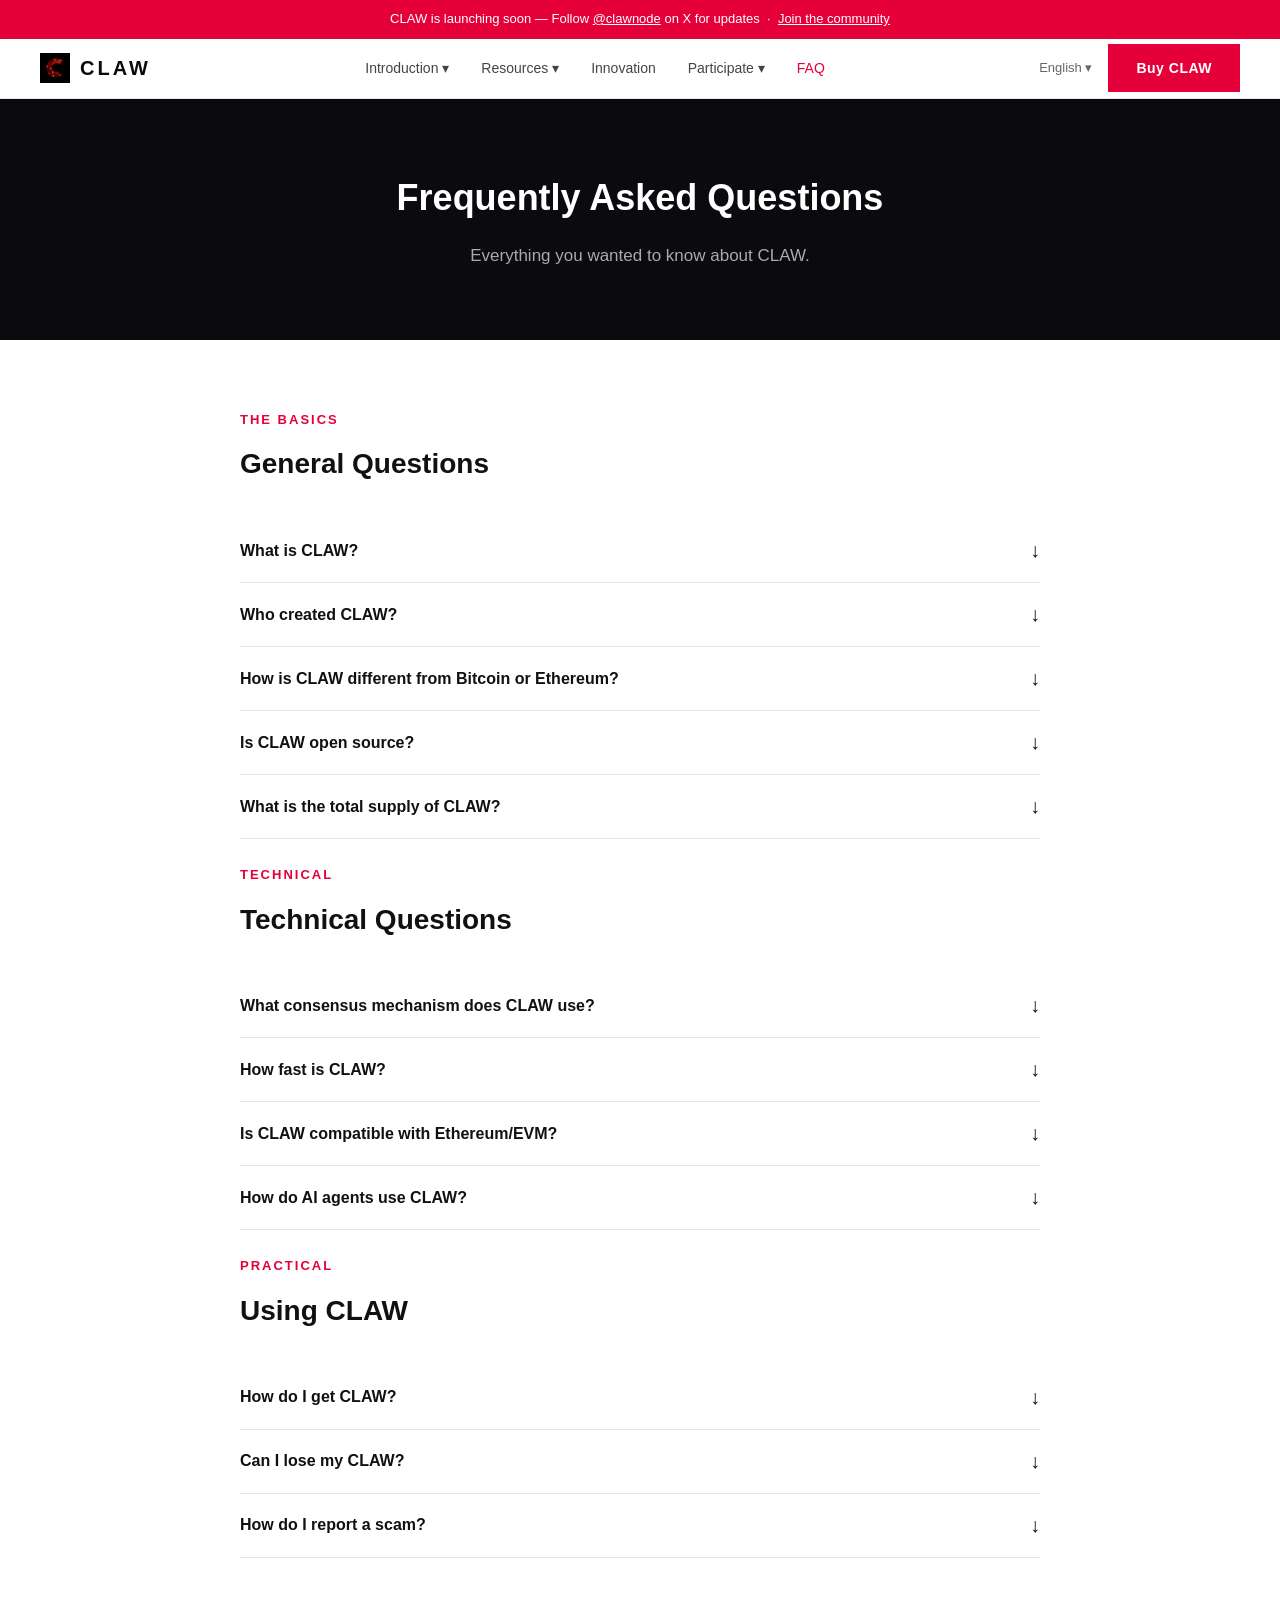
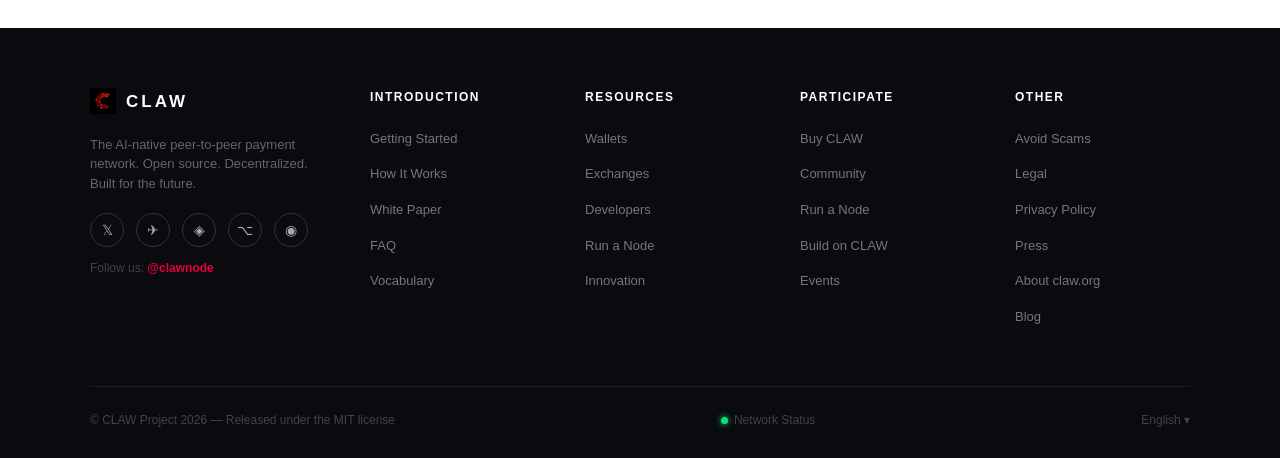
<file: faq.html>
<!DOCTYPE html>
<html lang="en">
<head>
  <meta charset="UTF-8"/><meta name="viewport" content="width=device-width,initial-scale=1"/>
  <title>FAQ - CLAW</title>
  <link rel="stylesheet" href="css/style.css"/>
  <script src="js/head-inject.js" defer></script>
</head>
<body>
<div id="nav-root"></div>
<div class="page-hero">
  <h1>Frequently Asked Questions</h1>
  <p>Everything you wanted to know about CLAW.</p>
</div>

<section class="section">
  <div class="section-narrow">

    <p class="section-label">The Basics</p>
    <h2 class="section-title" style="margin-bottom:32px">General Questions</h2>

    <div class="faq-item">
      <button class="faq-question">What is CLAW? <span class="faq-arrow">↓</span></button>
      <div class="faq-answer">CLAW is an open-source, decentralized peer-to-peer payment network. It is the world's first AI-native blockchain — designed from the ground up to support AI agents as first-class participants. No banks. No borders. No central authority.</div>
    </div>
    <div class="faq-item">
      <button class="faq-question">Who created CLAW? <span class="faq-arrow">↓</span></button>
      <div class="faq-answer">CLAW was conceived and built by an open-source team of developers, cryptographers, and AI researchers. The project is maintained by its community — anyone can contribute to the codebase on GitHub.</div>
    </div>
    <div class="faq-item">
      <button class="faq-question">How is CLAW different from Bitcoin or Ethereum? <span class="faq-arrow">↓</span></button>
      <div class="faq-answer">Bitcoin is digital gold — a store of value with a simple transaction layer. Ethereum introduced programmable smart contracts. CLAW combines both with a third innovation: native support for AI agents. AI can own CLAW wallets, execute smart contracts, and transact autonomously without human co-signing. CLAW also achieves sub-second finality with near-zero fees — something neither Bitcoin nor Ethereum can match natively.</div>
    </div>
    <div class="faq-item">
      <button class="faq-question">Is CLAW open source? <span class="faq-arrow">↓</span></button>
      <div class="faq-answer">Yes. 100%. All code is publicly available on GitHub under the MIT license. Anyone can read it, audit it, fork it, or contribute to it. There are no hidden components.</div>
    </div>
    <div class="faq-item">
      <button class="faq-question">What is the total supply of CLAW? <span class="faq-arrow">↓</span></button>
      <div class="faq-answer">The total supply of CLAW is fixed at 21,000,000 — the same as Bitcoin. New CLAW is issued as block rewards to validators and decreases over time through a halving schedule. No new CLAW can ever be created beyond the cap.</div>
    </div>

    <br/>
    <p class="section-label">Technical</p>
    <h2 class="section-title" style="margin-bottom:32px">Technical Questions</h2>

    <div class="faq-item">
      <button class="faq-question">What consensus mechanism does CLAW use? <span class="faq-arrow">↓</span></button>
      <div class="faq-answer">CLAW uses Proof of Stake (PoS). Validators stake CLAW as collateral to participate in block production. Dishonest behavior results in slashing — losing a portion of staked funds. This aligns validator incentives with network health.</div>
    </div>
    <div class="faq-item">
      <button class="faq-question">How fast is CLAW? <span class="faq-arrow">↓</span></button>
      <div class="faq-answer">CLAW achieves sub-400ms block times with immediate transaction finality. Practically speaking, your transaction confirms in under a second. Compare to Bitcoin (10 minutes) or Ethereum (~12 seconds).</div>
    </div>
    <div class="faq-item">
      <button class="faq-question">Is CLAW compatible with Ethereum/EVM? <span class="faq-arrow">↓</span></button>
      <div class="faq-answer">Yes. CLAW is fully EVM-compatible. Solidity smart contracts deploy without modification. Existing tooling — MetaMask, Hardhat, Foundry, Ethers.js — works out of the box. Developers can port Ethereum dApps to CLAW in minutes.</div>
    </div>
    <div class="faq-item">
      <button class="faq-question">How do AI agents use CLAW? <span class="faq-arrow">↓</span></button>
      <div class="faq-answer">AI agents on CLAW are first-class participants. They can generate and hold wallets, sign transactions using cryptographic keys, interact with smart contracts, and receive or send funds — all without any human approval step. The CLAW SDK provides native libraries for popular AI frameworks.</div>
    </div>

    <br/>
    <p class="section-label">Practical</p>
    <h2 class="section-title" style="margin-bottom:32px">Using CLAW</h2>

    <div class="faq-item">
      <button class="faq-question">How do I get CLAW? <span class="faq-arrow">↓</span></button>
      <div class="faq-answer">Once CLAW launches on mainnet, you'll be able to buy it on supported exchanges, receive it from other users, or earn it by running a validator node. <a href="community.html">Join the community</a> to be notified at launch.</div>
    </div>
    <div class="faq-item">
      <button class="faq-question">Can I lose my CLAW? <span class="faq-arrow">↓</span></button>
      <div class="faq-answer">Yes — if you lose your private key or seed phrase, your CLAW is unrecoverable. There is no password reset. Always back up your seed phrase offline in a secure location. Never share it with anyone.</div>
    </div>
    <div class="faq-item">
      <button class="faq-question">How do I report a scam? <span class="faq-arrow">↓</span></button>
      <div class="faq-answer">Report scams to our community moderators on Discord and Telegram. The official CLAW team will never DM you first or ask for your seed phrase or private keys. See our <a href="scams.html">scam prevention guide</a>.</div>
    </div>

  </div>
</section>

<div id="footer-root"></div>
<script src="js/nav.js"></script><script src="js/main.js"></script>
</body>
</html>
</file>
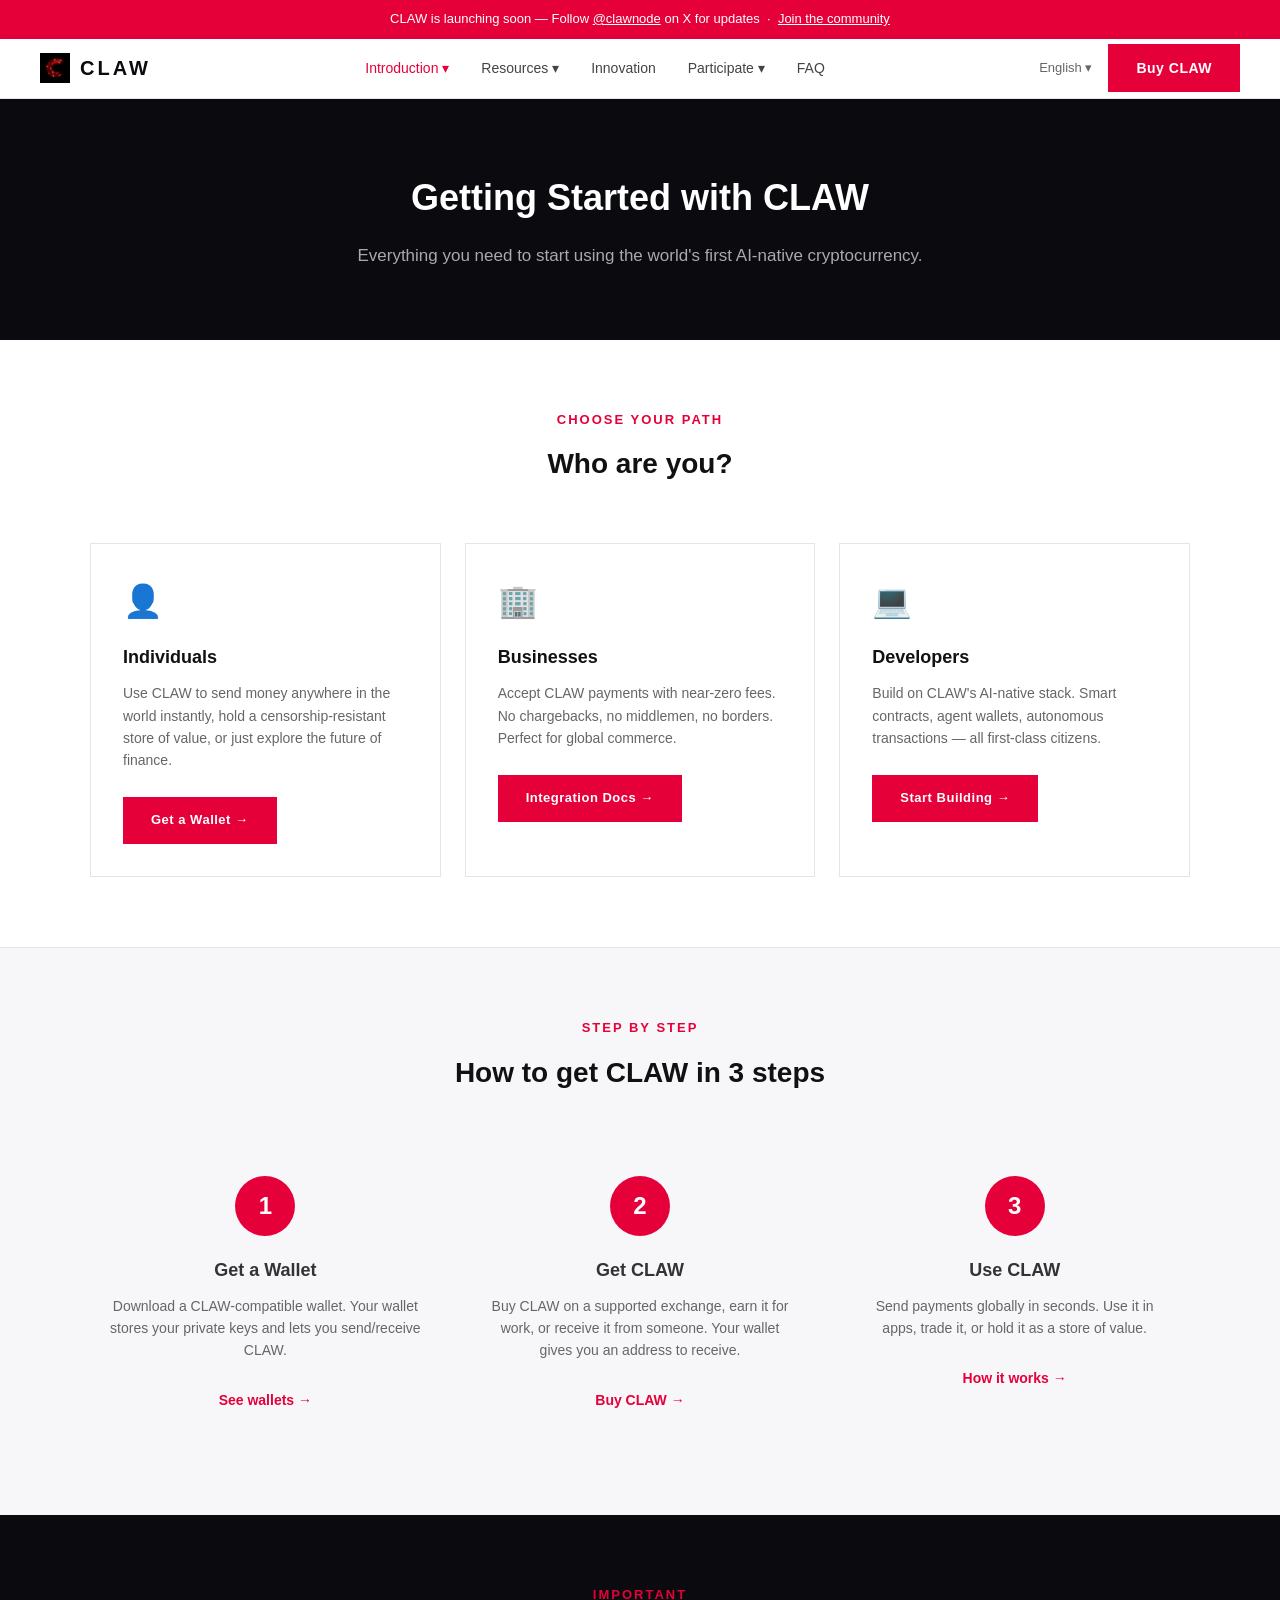
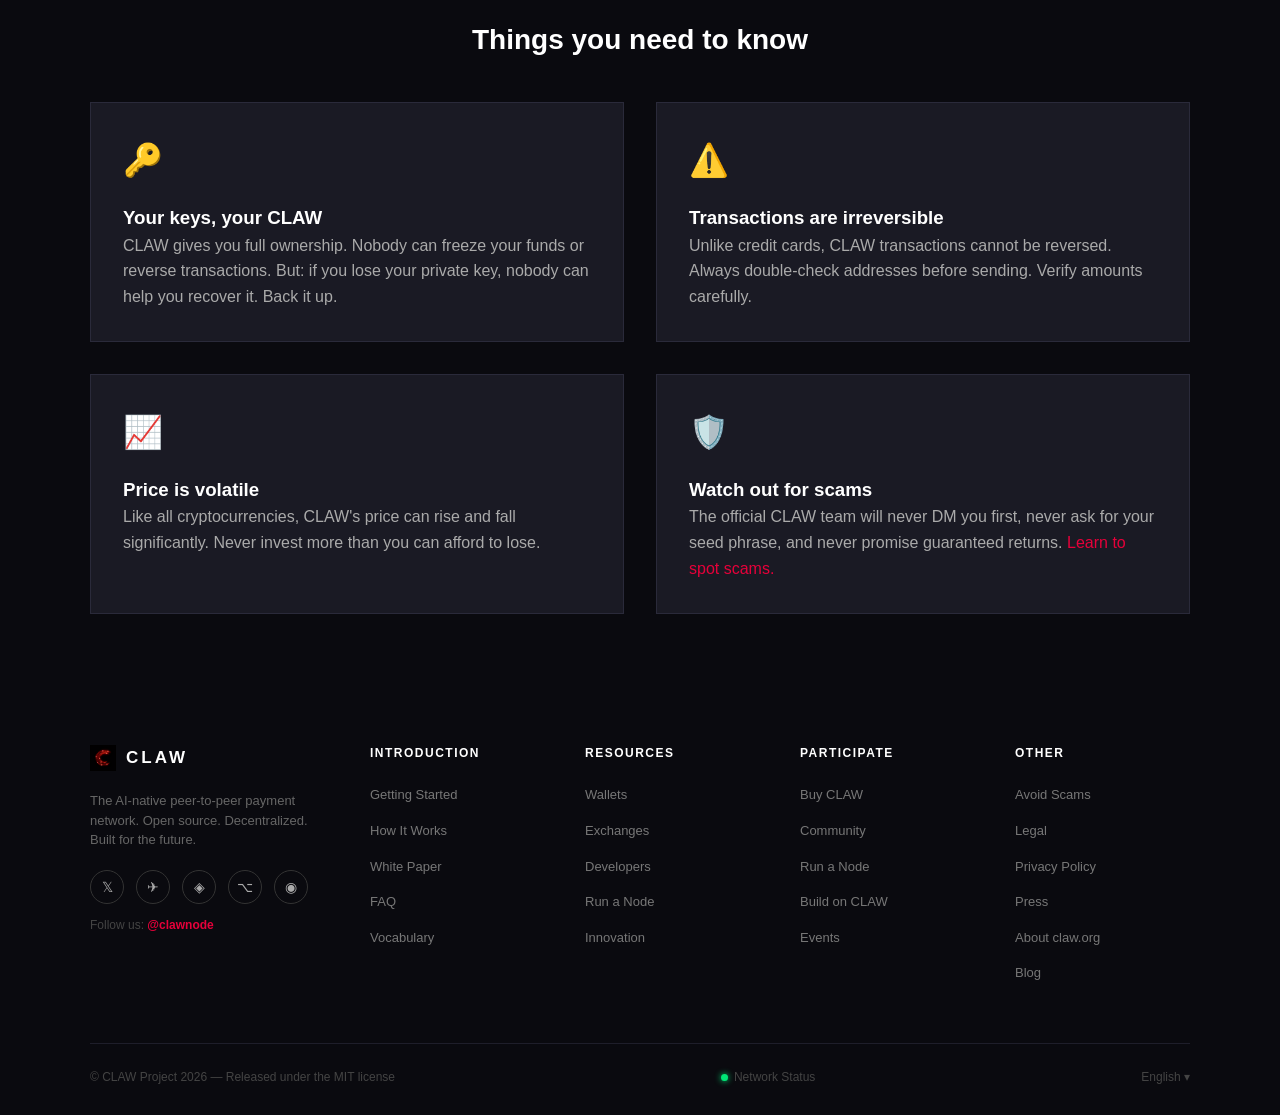
<file: getting-started.html>
<!DOCTYPE html>
<html lang="en">
<head>
  <meta charset="UTF-8"/><meta name="viewport" content="width=device-width,initial-scale=1"/>
  <title>Getting Started - CLAW</title>
  <link rel="stylesheet" href="css/style.css"/>
  <script src="js/head-inject.js" defer></script>
</head>
<body>
<div id="nav-root"></div>

<div class="page-hero">
  <h1>Getting Started with CLAW</h1>
  <p>Everything you need to start using the world's first AI-native cryptocurrency.</p>
</div>

<section class="section">
  <div class="section-wide">
    <div style="text-align:center;margin-bottom:56px">
      <p class="section-label">Choose your path</p>
      <h2 class="section-title">Who are you?</h2>
    </div>
    <div class="grid-3" id="individuals">
      <div class="card reveal">
        <div class="card-icon">👤</div>
        <h3>Individuals</h3>
        <p>Use CLAW to send money anywhere in the world instantly, hold a censorship-resistant store of value, or just explore the future of finance.</p>
        <br/>
        <a href="wallets.html" class="btn btn-primary" style="font-size:13px">Get a Wallet →</a>
      </div>
      <div class="card reveal" id="businesses">
        <div class="card-icon">🏢</div>
        <h3>Businesses</h3>
        <p>Accept CLAW payments with near-zero fees. No chargebacks, no middlemen, no borders. Perfect for global commerce.</p>
        <br/>
        <a href="developers.html" class="btn btn-primary" style="font-size:13px">Integration Docs →</a>
      </div>
      <div class="card reveal">
        <div class="card-icon">💻</div>
        <h3>Developers</h3>
        <p>Build on CLAW's AI-native stack. Smart contracts, agent wallets, autonomous transactions — all first-class citizens.</p>
        <br/>
        <a href="developers.html" class="btn btn-primary" style="font-size:13px">Start Building →</a>
      </div>
    </div>
  </div>
</section>

<hr class="divider"/>

<section class="section" style="background:#f7f7f9">
  <div class="section-wide">
    <div style="text-align:center;margin-bottom:48px">
      <p class="section-label">Step by Step</p>
      <h2 class="section-title">How to get CLAW in 3 steps</h2>
    </div>
    <div class="grid-3">
      <div class="reveal" style="text-align:center;padding:32px 20px">
        <div style="width:60px;height:60px;background:var(--primary);color:white;font-size:24px;font-weight:800;border-radius:50%;display:flex;align-items:center;justify-content:center;margin:0 auto 20px">1</div>
        <h3 style="margin-bottom:10px;font-size:18px">Get a Wallet</h3>
        <p style="color:#666;font-size:14px;line-height:1.6">Download a CLAW-compatible wallet. Your wallet stores your private keys and lets you send/receive CLAW.</p>
        <br/><a href="wallets.html" style="color:var(--primary);font-weight:600;font-size:14px">See wallets →</a>
      </div>
      <div class="reveal" style="text-align:center;padding:32px 20px">
        <div style="width:60px;height:60px;background:var(--primary);color:white;font-size:24px;font-weight:800;border-radius:50%;display:flex;align-items:center;justify-content:center;margin:0 auto 20px">2</div>
        <h3 style="margin-bottom:10px;font-size:18px">Get CLAW</h3>
        <p style="color:#666;font-size:14px;line-height:1.6">Buy CLAW on a supported exchange, earn it for work, or receive it from someone. Your wallet gives you an address to receive.</p>
        <br/><a href="buy.html" style="color:var(--primary);font-weight:600;font-size:14px">Buy CLAW →</a>
      </div>
      <div class="reveal" style="text-align:center;padding:32px 20px">
        <div style="width:60px;height:60px;background:var(--primary);color:white;font-size:24px;font-weight:800;border-radius:50%;display:flex;align-items:center;justify-content:center;margin:0 auto 20px">3</div>
        <h3 style="margin-bottom:10px;font-size:18px">Use CLAW</h3>
        <p style="color:#666;font-size:14px;line-height:1.6">Send payments globally in seconds. Use it in apps, trade it, or hold it as a store of value.</p>
        <br/><a href="how-it-works.html" style="color:var(--primary);font-weight:600;font-size:14px">How it works →</a>
      </div>
    </div>
  </div>
</section>

<section class="section dark-section">
  <div class="section-wide" style="text-align:center">
    <p class="section-label" style="color:var(--primary)">Important</p>
    <h2 style="color:white;font-size:28px;margin-bottom:16px">Things you need to know</h2>
    <div class="grid-2" style="text-align:left;margin-top:40px">
      <div class="card-dark reveal">
        <div class="card-icon">🔑</div>
        <h3>Your keys, your CLAW</h3>
        <p>CLAW gives you full ownership. Nobody can freeze your funds or reverse transactions. But: if you lose your private key, nobody can help you recover it. Back it up.</p>
      </div>
      <div class="card-dark reveal">
        <div class="card-icon">⚠️</div>
        <h3>Transactions are irreversible</h3>
        <p>Unlike credit cards, CLAW transactions cannot be reversed. Always double-check addresses before sending. Verify amounts carefully.</p>
      </div>
      <div class="card-dark reveal">
        <div class="card-icon">📈</div>
        <h3>Price is volatile</h3>
        <p>Like all cryptocurrencies, CLAW's price can rise and fall significantly. Never invest more than you can afford to lose.</p>
      </div>
      <div class="card-dark reveal">
        <div class="card-icon">🛡️</div>
        <h3>Watch out for scams</h3>
        <p>The official CLAW team will never DM you first, never ask for your seed phrase, and never promise guaranteed returns. <a href="scams.html" style="color:var(--primary)">Learn to spot scams.</a></p>
      </div>
    </div>
  </div>
</section>

<div id="footer-root"></div>
<script src="js/nav.js"></script><script src="js/main.js"></script>
</body>
</html>
</file>
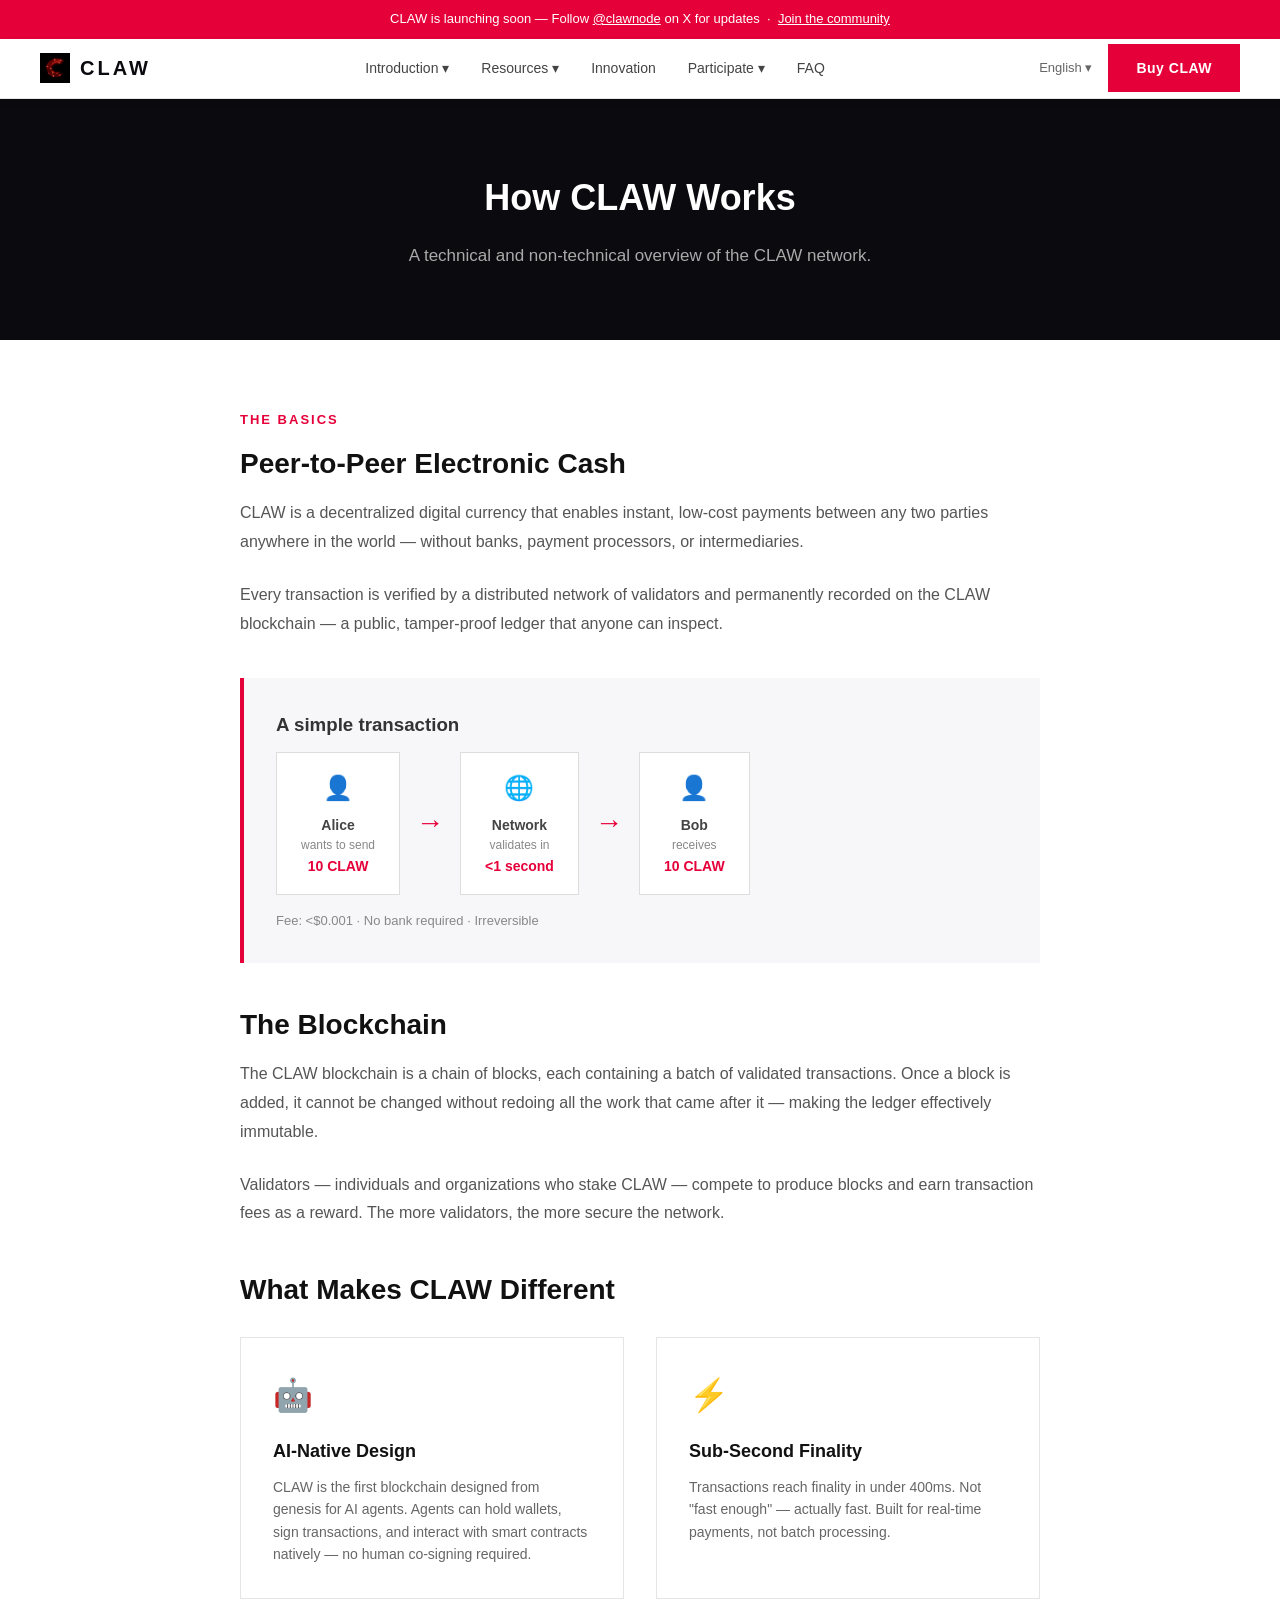
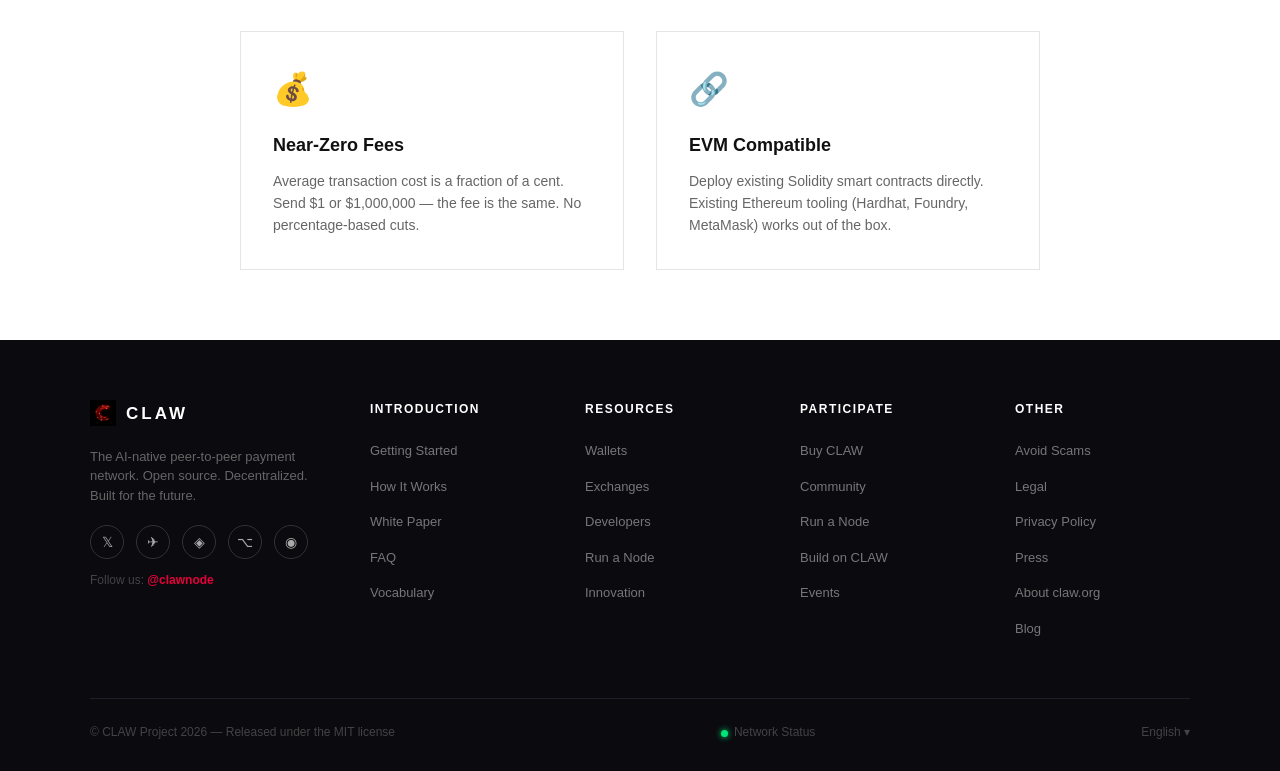
<file: how-it-works.html>
<!DOCTYPE html>
<html lang="en">
<head>
  <meta charset="UTF-8"/><meta name="viewport" content="width=device-width,initial-scale=1"/>
  <title>How It Works - CLAW</title>
  <link rel="stylesheet" href="css/style.css"/>
  <script src="js/head-inject.js" defer></script>
</head>
<body>
<div id="nav-root"></div>
<div class="page-hero">
  <h1>How CLAW Works</h1>
  <p>A technical and non-technical overview of the CLAW network.</p>
</div>

<section class="section">
  <div class="section-narrow">
    <p class="section-label">The basics</p>
    <h2 class="section-title">Peer-to-Peer Electronic Cash</h2>
    <p style="font-size:16px;color:#555;line-height:1.8;margin-bottom:24px">
      CLAW is a decentralized digital currency that enables instant, low-cost payments between any two parties anywhere in the world — without banks, payment processors, or intermediaries.
    </p>
    <p style="font-size:16px;color:#555;line-height:1.8;margin-bottom:40px">
      Every transaction is verified by a distributed network of validators and permanently recorded on the CLAW blockchain — a public, tamper-proof ledger that anyone can inspect.
    </p>

    <div style="background:#f7f7f9;padding:32px;margin-bottom:40px;border-left:4px solid var(--primary)" class="reveal">
      <h3 style="margin-bottom:12px">A simple transaction</h3>
      <div style="display:flex;align-items:center;gap:16px;flex-wrap:wrap;font-size:14px;color:#444">
        <div style="text-align:center;padding:16px 24px;background:white;border:1px solid #ddd">
          <div style="font-size:24px">👤</div><div style="margin-top:6px;font-weight:600">Alice</div>
          <div style="font-size:12px;color:#888">wants to send</div>
          <div style="color:var(--primary);font-weight:700">10 CLAW</div>
        </div>
        <div style="font-size:28px;color:var(--primary)">→</div>
        <div style="text-align:center;padding:16px 24px;background:white;border:1px solid #ddd">
          <div style="font-size:24px">🌐</div><div style="margin-top:6px;font-weight:600">Network</div>
          <div style="font-size:12px;color:#888">validates in</div>
          <div style="color:var(--primary);font-weight:700">&lt;1 second</div>
        </div>
        <div style="font-size:28px;color:var(--primary)">→</div>
        <div style="text-align:center;padding:16px 24px;background:white;border:1px solid #ddd">
          <div style="font-size:24px">👤</div><div style="margin-top:6px;font-weight:600">Bob</div>
          <div style="font-size:12px;color:#888">receives</div>
          <div style="color:var(--primary);font-weight:700">10 CLAW</div>
        </div>
      </div>
      <p style="font-size:13px;color:#888;margin-top:16px">Fee: &lt;$0.001 · No bank required · Irreversible</p>
    </div>

    <h2 class="section-title reveal">The Blockchain</h2>
    <p style="font-size:16px;color:#555;line-height:1.8;margin-bottom:24px">
      The CLAW blockchain is a chain of blocks, each containing a batch of validated transactions. Once a block is added, it cannot be changed without redoing all the work that came after it — making the ledger effectively immutable.
    </p>
    <p style="font-size:16px;color:#555;line-height:1.8;margin-bottom:40px">
      Validators — individuals and organizations who stake CLAW — compete to produce blocks and earn transaction fees as a reward. The more validators, the more secure the network.
    </p>

    <h2 class="section-title reveal">What Makes CLAW Different</h2>
    <div class="grid-2" style="margin-top:24px">
      <div class="card reveal">
        <div class="card-icon">🤖</div>
        <h3>AI-Native Design</h3>
        <p>CLAW is the first blockchain designed from genesis for AI agents. Agents can hold wallets, sign transactions, and interact with smart contracts natively — no human co-signing required.</p>
      </div>
      <div class="card reveal">
        <div class="card-icon">⚡</div>
        <h3>Sub-Second Finality</h3>
        <p>Transactions reach finality in under 400ms. Not "fast enough" — actually fast. Built for real-time payments, not batch processing.</p>
      </div>
      <div class="card reveal">
        <div class="card-icon">💰</div>
        <h3>Near-Zero Fees</h3>
        <p>Average transaction cost is a fraction of a cent. Send $1 or $1,000,000 — the fee is the same. No percentage-based cuts.</p>
      </div>
      <div class="card reveal">
        <div class="card-icon">🔗</div>
        <h3>EVM Compatible</h3>
        <p>Deploy existing Solidity smart contracts directly. Existing Ethereum tooling (Hardhat, Foundry, MetaMask) works out of the box.</p>
      </div>
    </div>
  </div>
</section>

<div id="footer-root"></div>
<script src="js/nav.js"></script><script src="js/main.js"></script>
</body>
</html>
</file>
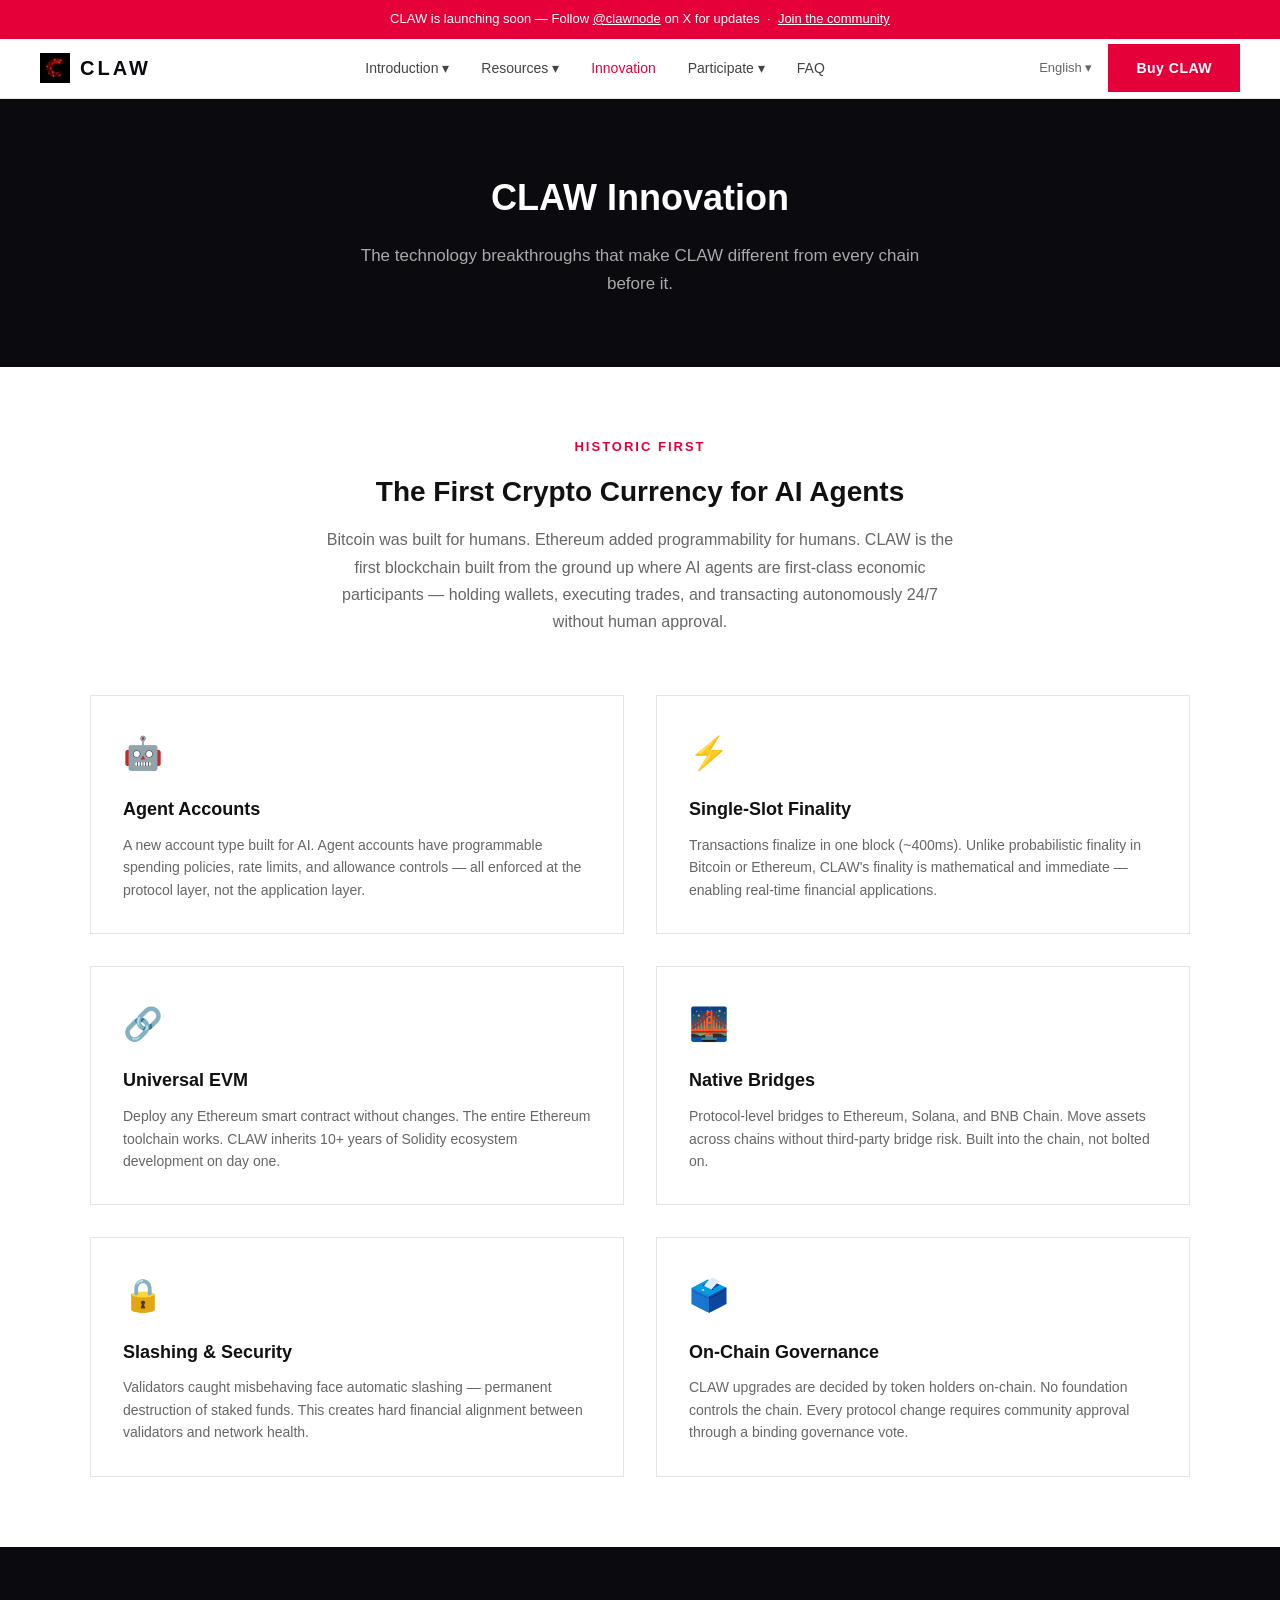
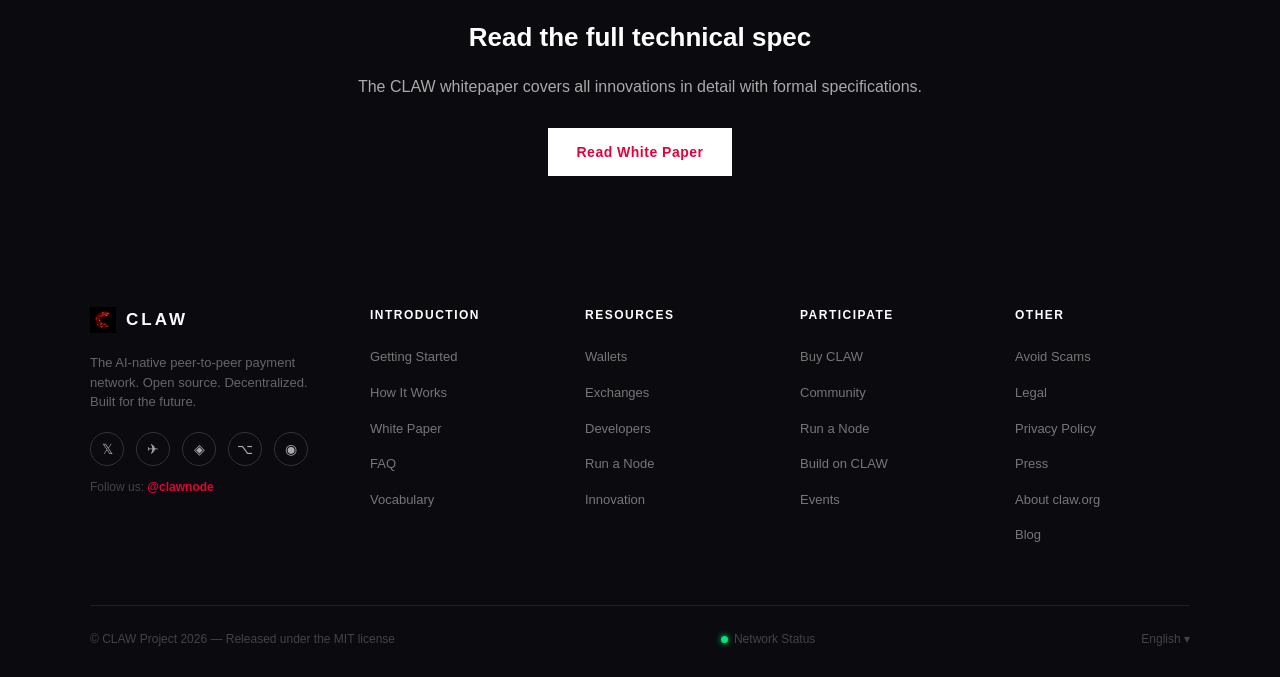
<file: innovation.html>
<!DOCTYPE html>
<html lang="en">
<head>
  <meta charset="UTF-8"/><meta name="viewport" content="width=device-width,initial-scale=1"/>
  <title>Innovation - CLAW</title>
  <link rel="stylesheet" href="css/style.css"/>
  <script src="js/head-inject.js" defer></script>
</head>
<body>
<div id="nav-root"></div>
<div class="page-hero">
  <h1>CLAW Innovation</h1>
  <p>The technology breakthroughs that make CLAW different from every chain before it.</p>
</div>
<section class="section">
  <div class="section-wide">
    <div style="text-align:center;margin-bottom:60px">
      <p class="section-label">Historic First</p>
      <h2 class="section-title">The First Crypto Currency for AI Agents</h2>
      <p style="color:#666;max-width:640px;margin:0 auto;line-height:1.7">Bitcoin was built for humans. Ethereum added programmability for humans. CLAW is the first blockchain built from the ground up where AI agents are first-class economic participants — holding wallets, executing trades, and transacting autonomously 24/7 without human approval.</p>
    </div>
    <div class="grid-2">
      <div class="card reveal">
        <div class="card-icon">🤖</div>
        <h3>Agent Accounts</h3>
        <p>A new account type built for AI. Agent accounts have programmable spending policies, rate limits, and allowance controls — all enforced at the protocol layer, not the application layer.</p>
      </div>
      <div class="card reveal">
        <div class="card-icon">⚡</div>
        <h3>Single-Slot Finality</h3>
        <p>Transactions finalize in one block (~400ms). Unlike probabilistic finality in Bitcoin or Ethereum, CLAW's finality is mathematical and immediate — enabling real-time financial applications.</p>
      </div>
      <div class="card reveal">
        <div class="card-icon">🔗</div>
        <h3>Universal EVM</h3>
        <p>Deploy any Ethereum smart contract without changes. The entire Ethereum toolchain works. CLAW inherits 10+ years of Solidity ecosystem development on day one.</p>
      </div>
      <div class="card reveal">
        <div class="card-icon">🌉</div>
        <h3>Native Bridges</h3>
        <p>Protocol-level bridges to Ethereum, Solana, and BNB Chain. Move assets across chains without third-party bridge risk. Built into the chain, not bolted on.</p>
      </div>
      <div class="card reveal">
        <div class="card-icon">🔒</div>
        <h3>Slashing & Security</h3>
        <p>Validators caught misbehaving face automatic slashing — permanent destruction of staked funds. This creates hard financial alignment between validators and network health.</p>
      </div>
      <div class="card reveal">
        <div class="card-icon">🗳️</div>
        <h3>On-Chain Governance</h3>
        <p>CLAW upgrades are decided by token holders on-chain. No foundation controls the chain. Every protocol change requires community approval through a binding governance vote.</p>
      </div>
    </div>
  </div>
</section>
<section class="section dark-section">
  <div style="text-align:center;max-width:600px;margin:0 auto">
    <h2 style="color:white;font-size:26px;margin-bottom:16px">Read the full technical spec</h2>
    <p style="color:#aaa;margin-bottom:28px">The CLAW whitepaper covers all innovations in detail with formal specifications.</p>
    <a href="whitepaper.html" class="btn btn-white">Read White Paper</a>
  </div>
</section>
<div id="footer-root"></div>
<script src="js/nav.js"></script><script src="js/main.js"></script>
</body>
</html>
</file>
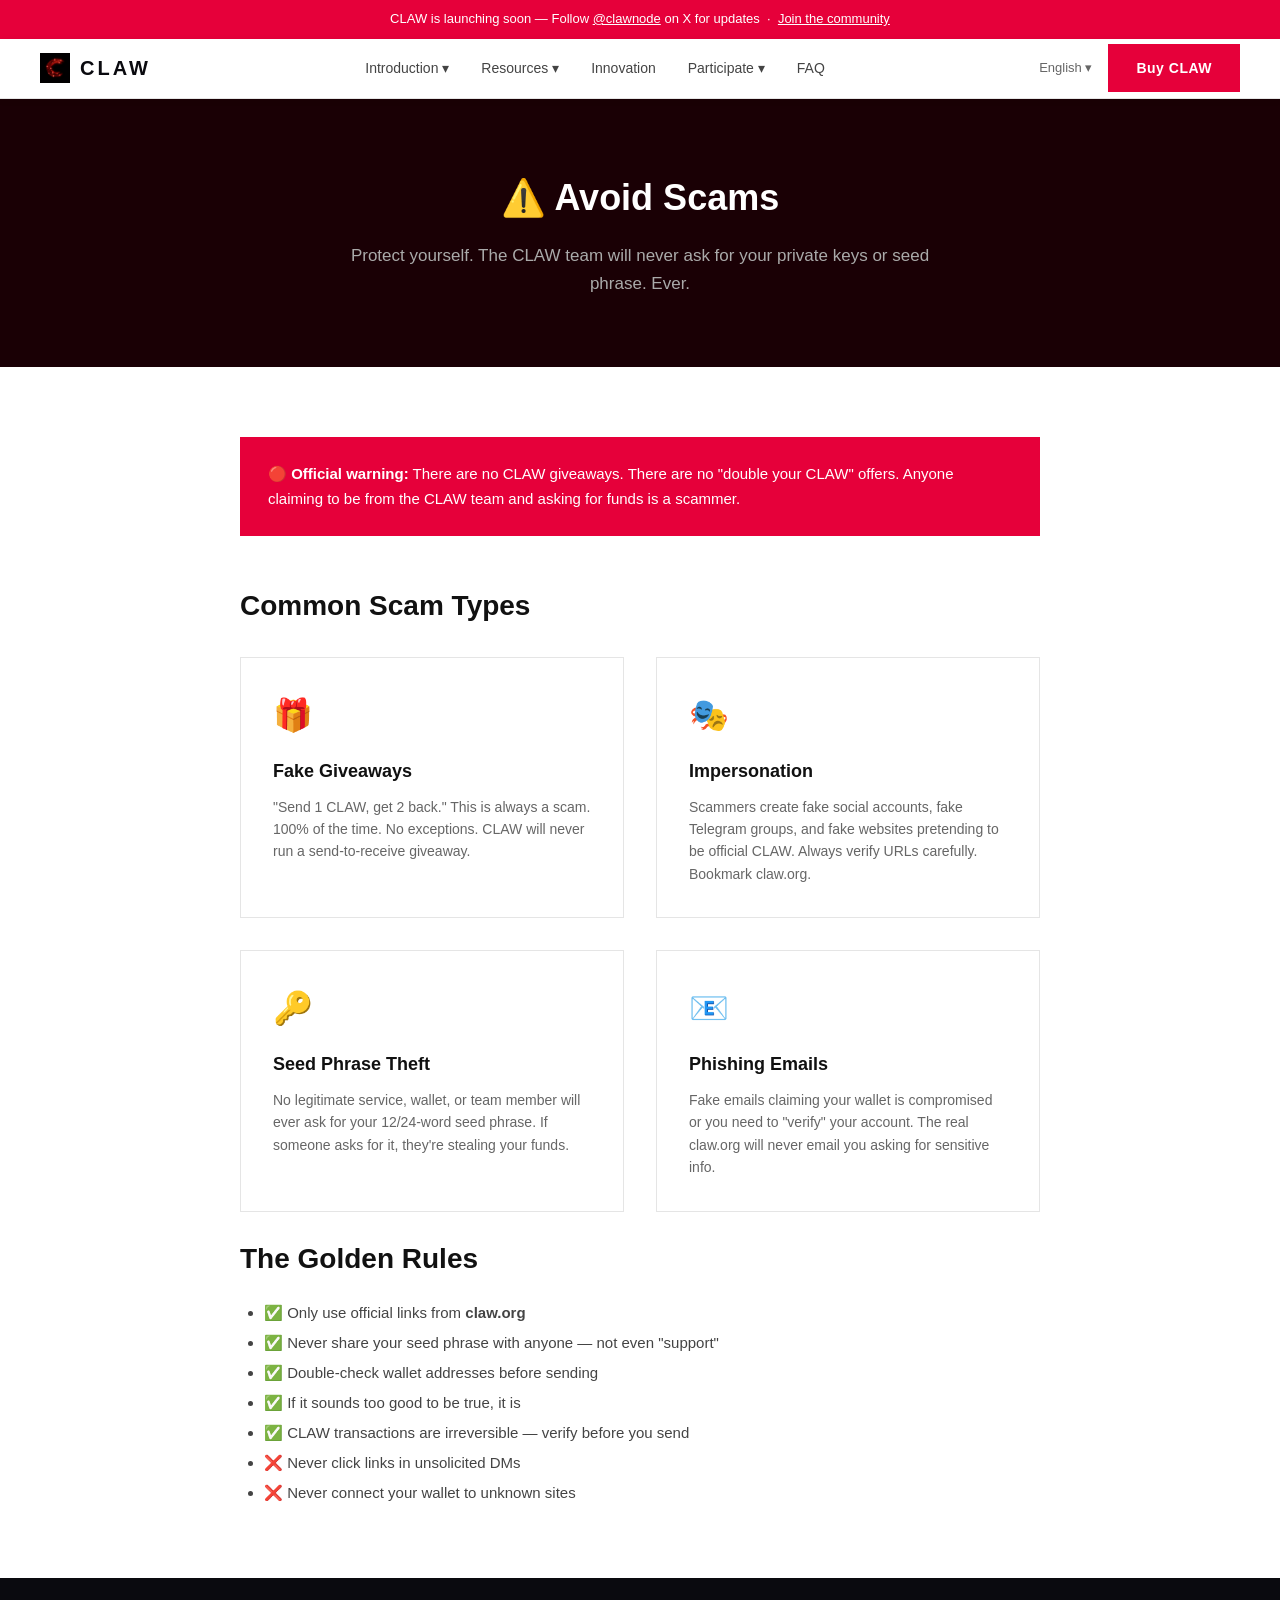
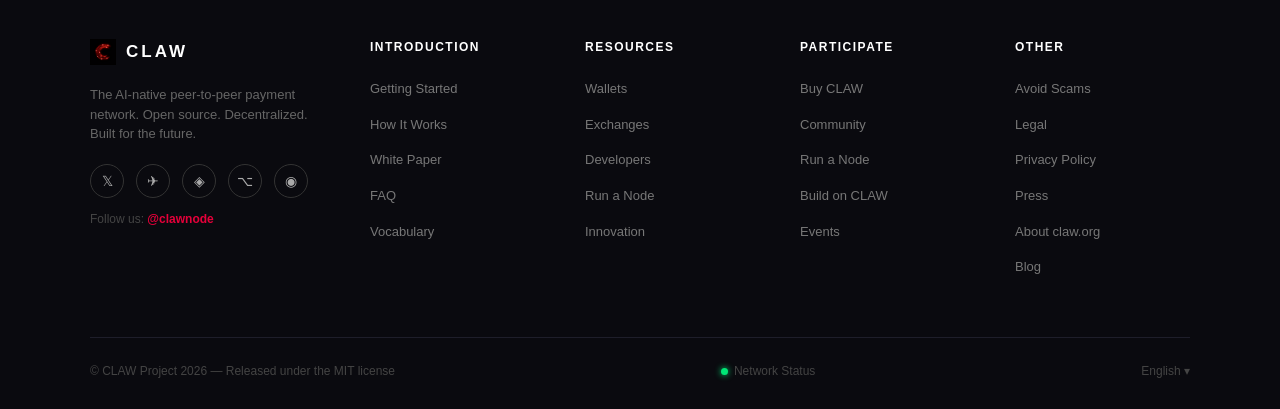
<file: scams.html>
<!DOCTYPE html>
<html lang="en">
<head>
  <meta charset="UTF-8"/><meta name="viewport" content="width=device-width,initial-scale=1"/>
  <title>Avoid Scams - CLAW</title>
  <link rel="stylesheet" href="css/style.css"/>
  <script src="js/head-inject.js" defer></script>
</head>
<body>
<div id="nav-root"></div>
<div class="page-hero" style="background:#1a0005">
  <h1>⚠️ Avoid Scams</h1>
  <p>Protect yourself. The CLAW team will never ask for your private keys or seed phrase. Ever.</p>
</div>
<section class="section">
  <div class="section-narrow">
    <div style="background:var(--primary);color:white;padding:24px 28px;margin-bottom:48px;font-size:15px;line-height:1.7">
      <strong>🔴 Official warning:</strong> There are no CLAW giveaways. There are no "double your CLAW" offers. Anyone claiming to be from the CLAW team and asking for funds is a scammer.
    </div>
    <h2 class="section-title">Common Scam Types</h2>
    <div class="grid-2" style="margin-top:28px">
      <div class="card reveal"><div class="card-icon">🎁</div><h3>Fake Giveaways</h3><p>"Send 1 CLAW, get 2 back." This is always a scam. 100% of the time. No exceptions. CLAW will never run a send-to-receive giveaway.</p></div>
      <div class="card reveal"><div class="card-icon">🎭</div><h3>Impersonation</h3><p>Scammers create fake social accounts, fake Telegram groups, and fake websites pretending to be official CLAW. Always verify URLs carefully. Bookmark claw.org.</p></div>
      <div class="card reveal"><div class="card-icon">🔑</div><h3>Seed Phrase Theft</h3><p>No legitimate service, wallet, or team member will ever ask for your 12/24-word seed phrase. If someone asks for it, they're stealing your funds.</p></div>
      <div class="card reveal"><div class="card-icon">📧</div><h3>Phishing Emails</h3><p>Fake emails claiming your wallet is compromised or you need to "verify" your account. The real claw.org will never email you asking for sensitive info.</p></div>
    </div>
    <br/>
    <h2 class="section-title">The Golden Rules</h2>
    <ul style="padding-left:24px;line-height:2;font-size:15px;color:#444;margin-top:16px">
      <li>✅ Only use official links from <strong>claw.org</strong></li>
      <li>✅ Never share your seed phrase with anyone — not even "support"</li>
      <li>✅ Double-check wallet addresses before sending</li>
      <li>✅ If it sounds too good to be true, it is</li>
      <li>✅ CLAW transactions are irreversible — verify before you send</li>
      <li>❌ Never click links in unsolicited DMs</li>
      <li>❌ Never connect your wallet to unknown sites</li>
    </ul>
  </div>
</section>
<div id="footer-root"></div>
<script src="js/nav.js"></script><script src="js/main.js"></script>
</body>
</html>
</file>
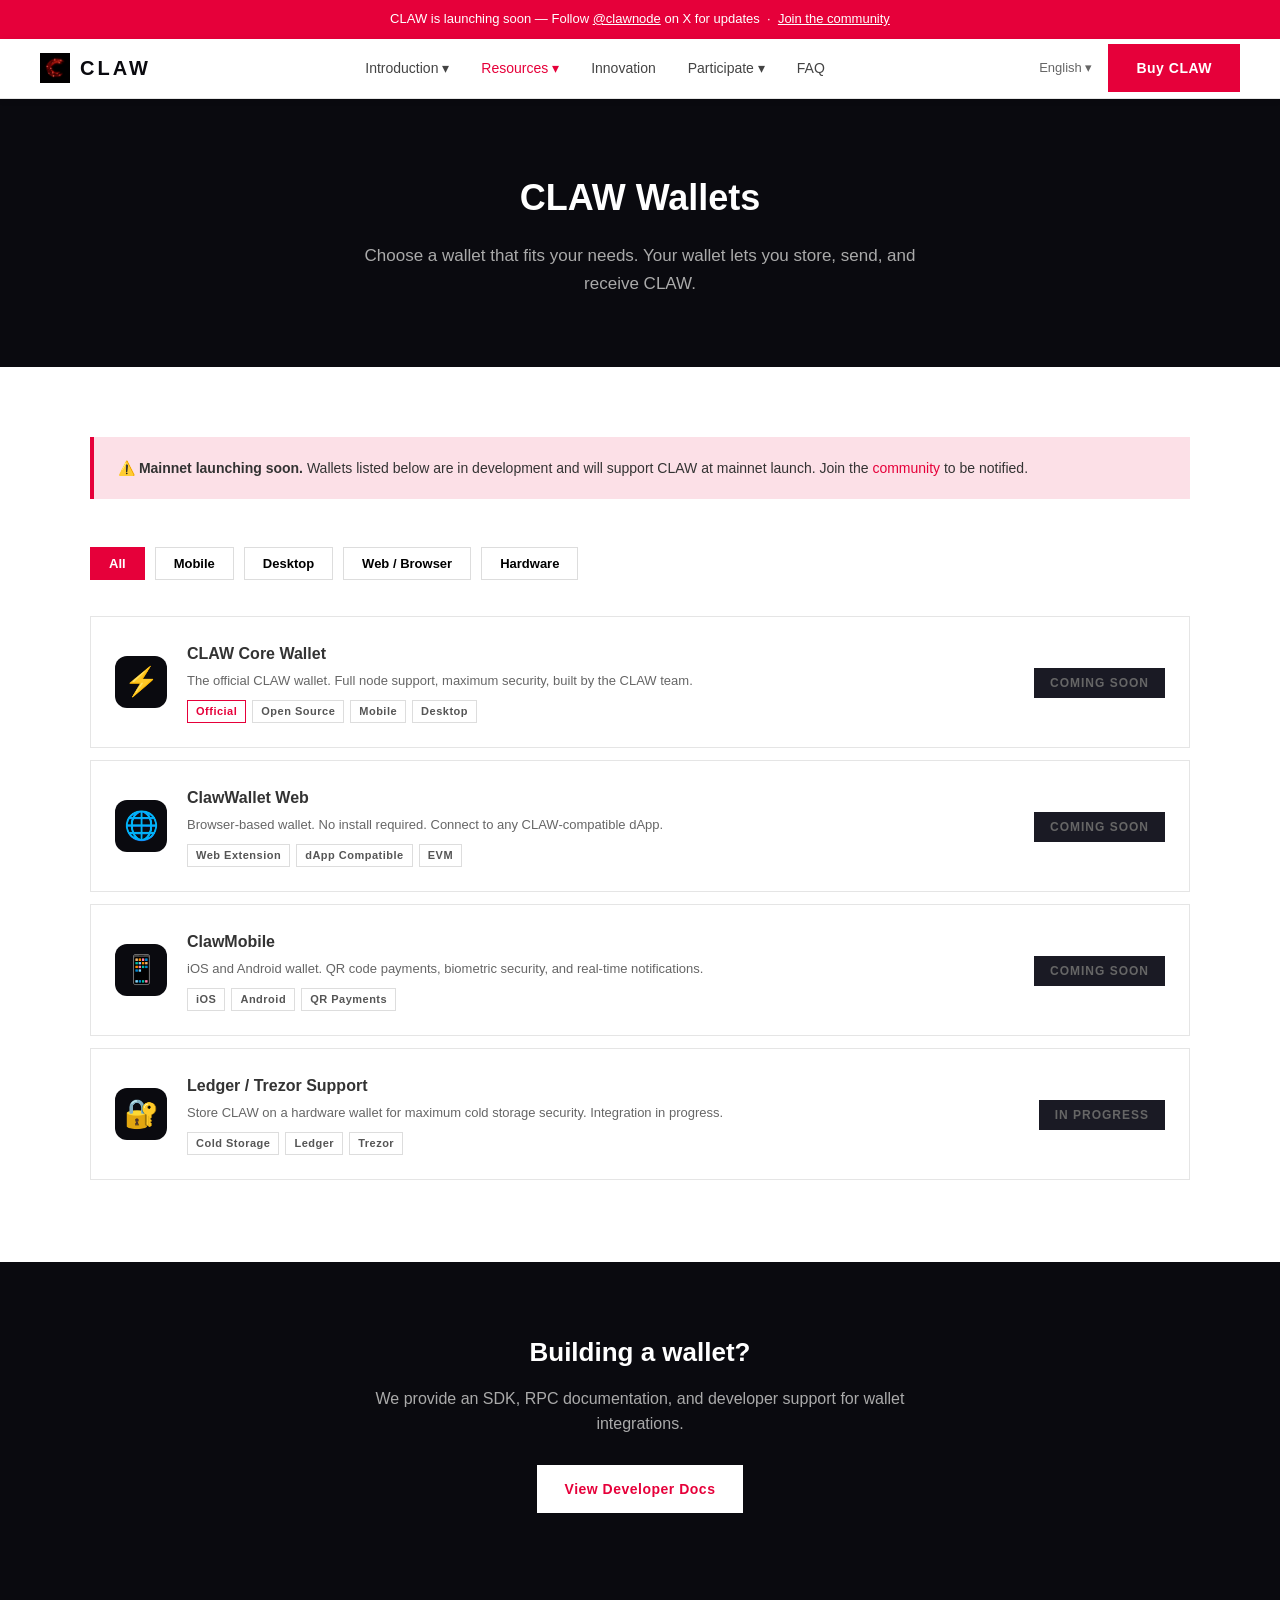
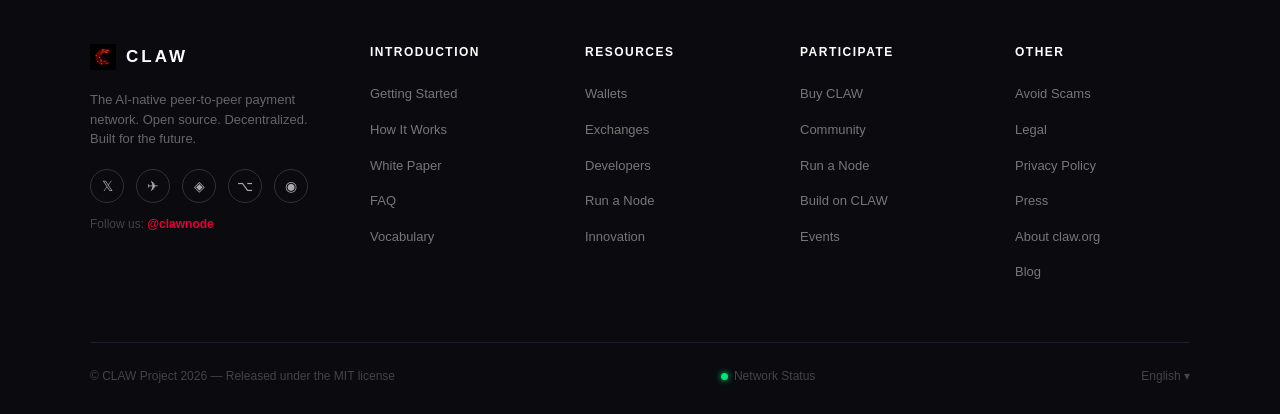
<file: wallets.html>
<!DOCTYPE html>
<html lang="en">
<head>
  <meta charset="UTF-8"/><meta name="viewport" content="width=device-width,initial-scale=1"/>
  <title>Wallets - CLAW</title>
  <link rel="stylesheet" href="css/style.css"/>
  <script src="js/head-inject.js" defer></script>
  <style>
    .wallet-filter { display:flex; gap:10px; flex-wrap:wrap; margin-bottom:36px; }
    .filter-btn { padding:8px 18px; border:1px solid #ddd; background:white; font-size:13px; cursor:pointer; font-weight:600; transition:0.2s; }
    .filter-btn.active, .filter-btn:hover { background:var(--primary); color:white; border-color:var(--primary); }
    .wallet-card { display:flex; align-items:center; gap:20px; border:1px solid var(--border); padding:24px; margin-bottom:12px; transition:0.2s; }
    .wallet-card:hover { border-color:var(--primary); box-shadow:0 4px 16px rgba(230,0,58,0.07); }
    .wallet-icon { width:52px; height:52px; background:var(--dark); border-radius:12px; display:flex; align-items:center; justify-content:center; font-size:28px; flex-shrink:0; }
    .wallet-info { flex:1; }
    .wallet-info h3 { font-size:16px; font-weight:700; margin-bottom:4px; }
    .wallet-info p { font-size:13px; color:#666; }
    .wallet-tags { display:flex; gap:6px; margin-top:8px; flex-wrap:wrap; }
    .tag { font-size:11px; padding:2px 8px; border:1px solid #ddd; color:#555; font-weight:600; letter-spacing:0.5px; }
    .tag-primary { border-color:var(--primary); color:var(--primary); }
    .wallet-action { flex-shrink:0; }
    .coming-soon-badge { background:#1a1a24; color:#666; font-size:12px; padding:8px 16px; font-weight:600; letter-spacing:1px; }
  </style>
</head>
<body>
<div id="nav-root"></div>
<div class="page-hero">
  <h1>CLAW Wallets</h1>
  <p>Choose a wallet that fits your needs. Your wallet lets you store, send, and receive CLAW.</p>
</div>

<section class="section">
  <div class="section-wide">
    <div style="background:var(--primary-light);border-left:4px solid var(--primary);padding:20px 24px;margin-bottom:48px;font-size:14px;color:#333">
      ⚠️ <strong>Mainnet launching soon.</strong> Wallets listed below are in development and will support CLAW at mainnet launch. Join the <a href="community.html">community</a> to be notified.
    </div>

    <div class="wallet-filter">
      <button class="filter-btn active" onclick="filterWallets('all', this)">All</button>
      <button class="filter-btn" onclick="filterWallets('mobile', this)">Mobile</button>
      <button class="filter-btn" onclick="filterWallets('desktop', this)">Desktop</button>
      <button class="filter-btn" onclick="filterWallets('web', this)">Web / Browser</button>
      <button class="filter-btn" onclick="filterWallets('hardware', this)">Hardware</button>
    </div>

    <div id="walletList">
      <div class="wallet-card reveal" data-type="mobile desktop">
        <div class="wallet-icon">⚡</div>
        <div class="wallet-info">
          <h3>CLAW Core Wallet</h3>
          <p>The official CLAW wallet. Full node support, maximum security, built by the CLAW team.</p>
          <div class="wallet-tags">
            <span class="tag tag-primary">Official</span>
            <span class="tag">Open Source</span>
            <span class="tag">Mobile</span>
            <span class="tag">Desktop</span>
          </div>
        </div>
        <div class="wallet-action">
          <span class="coming-soon-badge">COMING SOON</span>
        </div>
      </div>
      <div class="wallet-card reveal" data-type="web">
        <div class="wallet-icon">🌐</div>
        <div class="wallet-info">
          <h3>ClawWallet Web</h3>
          <p>Browser-based wallet. No install required. Connect to any CLAW-compatible dApp.</p>
          <div class="wallet-tags">
            <span class="tag">Web Extension</span>
            <span class="tag">dApp Compatible</span>
            <span class="tag">EVM</span>
          </div>
        </div>
        <div class="wallet-action"><span class="coming-soon-badge">COMING SOON</span></div>
      </div>
      <div class="wallet-card reveal" data-type="mobile">
        <div class="wallet-icon">📱</div>
        <div class="wallet-info">
          <h3>ClawMobile</h3>
          <p>iOS and Android wallet. QR code payments, biometric security, and real-time notifications.</p>
          <div class="wallet-tags">
            <span class="tag">iOS</span>
            <span class="tag">Android</span>
            <span class="tag">QR Payments</span>
          </div>
        </div>
        <div class="wallet-action"><span class="coming-soon-badge">COMING SOON</span></div>
      </div>
      <div class="wallet-card reveal" data-type="hardware">
        <div class="wallet-icon">🔐</div>
        <div class="wallet-info">
          <h3>Ledger / Trezor Support</h3>
          <p>Store CLAW on a hardware wallet for maximum cold storage security. Integration in progress.</p>
          <div class="wallet-tags">
            <span class="tag">Cold Storage</span>
            <span class="tag">Ledger</span>
            <span class="tag">Trezor</span>
          </div>
        </div>
        <div class="wallet-action"><span class="coming-soon-badge">IN PROGRESS</span></div>
      </div>
    </div>
  </div>
</section>

<section class="section dark-section">
  <div style="text-align:center;max-width:600px;margin:0 auto">
    <h2 style="color:white;font-size:26px;margin-bottom:12px">Building a wallet?</h2>
    <p style="color:#aaa;margin-bottom:28px">We provide an SDK, RPC documentation, and developer support for wallet integrations.</p>
    <a href="developers.html" class="btn btn-white">View Developer Docs</a>
  </div>
</section>

<div id="footer-root"></div>
<script src="js/nav.js"></script><script src="js/main.js"></script>
<script>
function filterWallets(type, btn) {
  document.querySelectorAll('.filter-btn').forEach(b => b.classList.remove('active'));
  btn.classList.add('active');
  document.querySelectorAll('.wallet-card').forEach(card => {
    if (type === 'all' || card.dataset.type.includes(type)) {
      card.style.display = 'flex';
    } else {
      card.style.display = 'none';
    }
  });
}
</script>
</body>
</html>
</file>
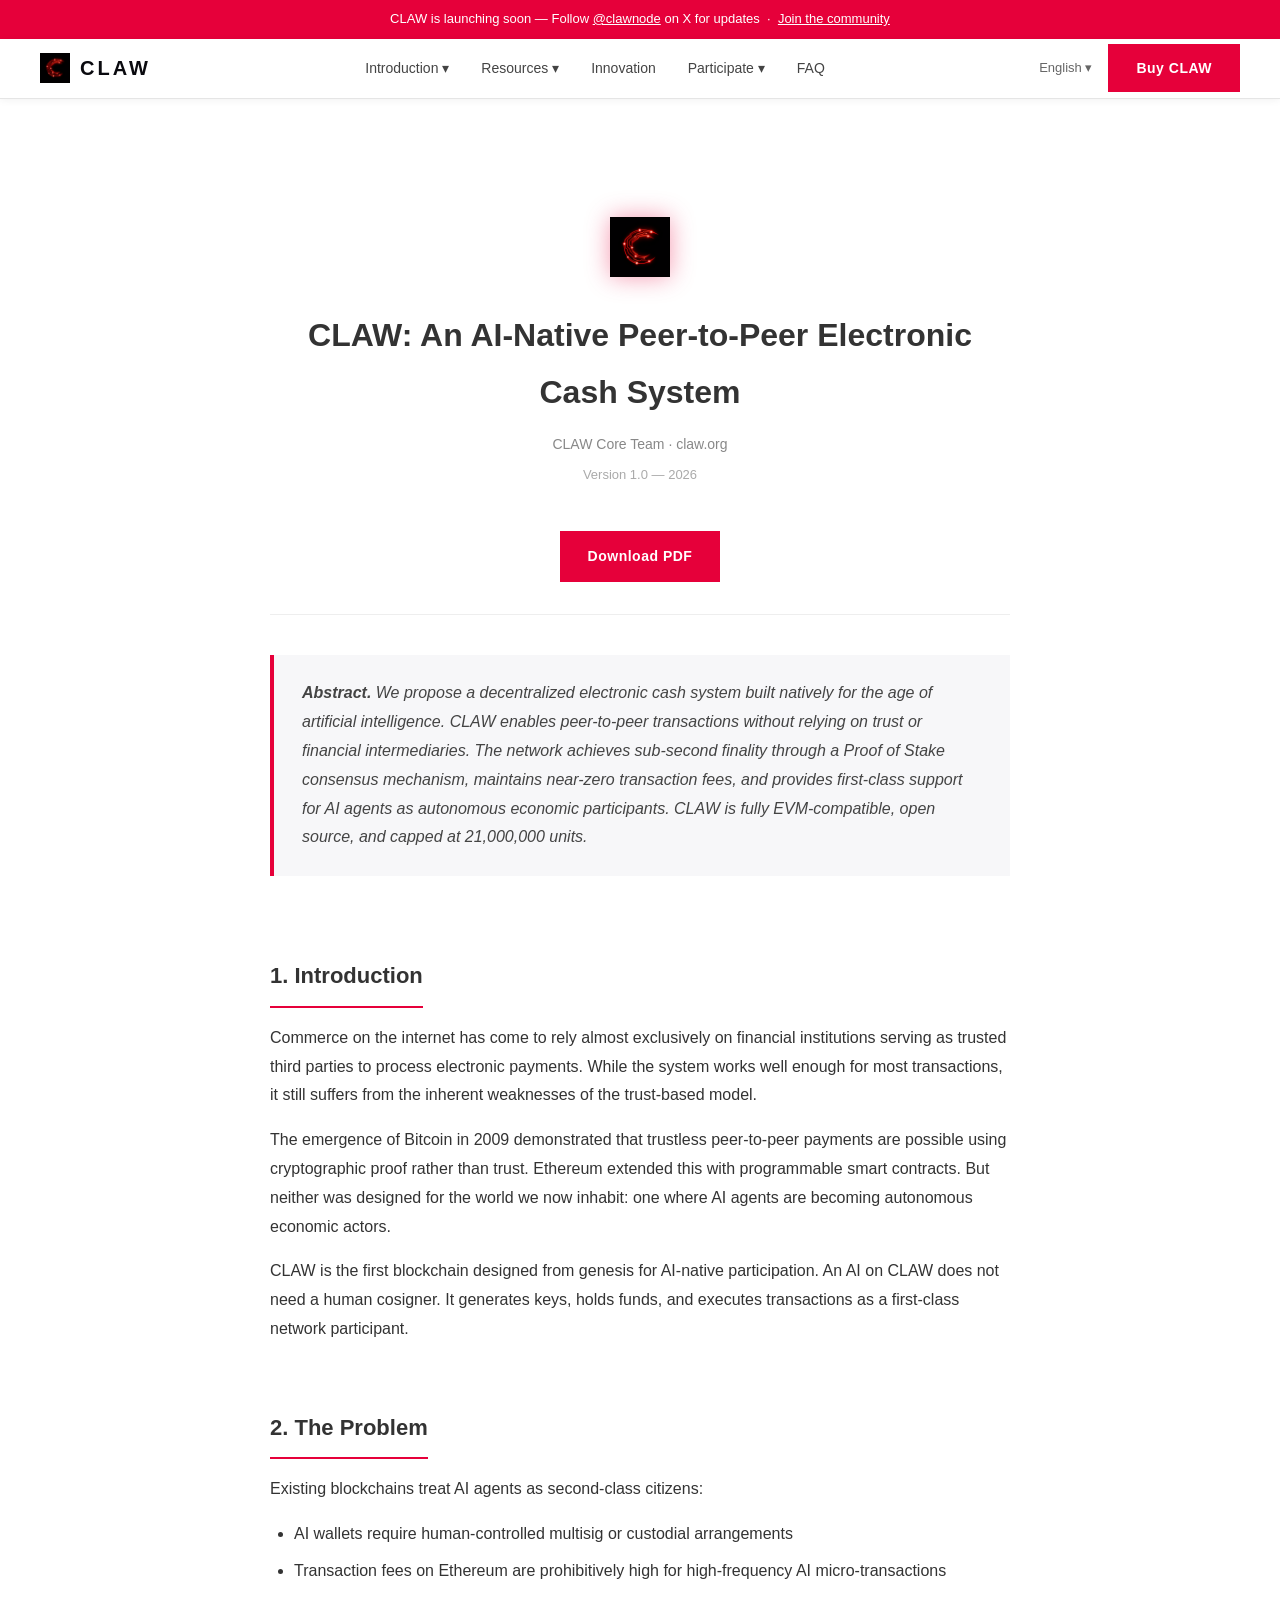
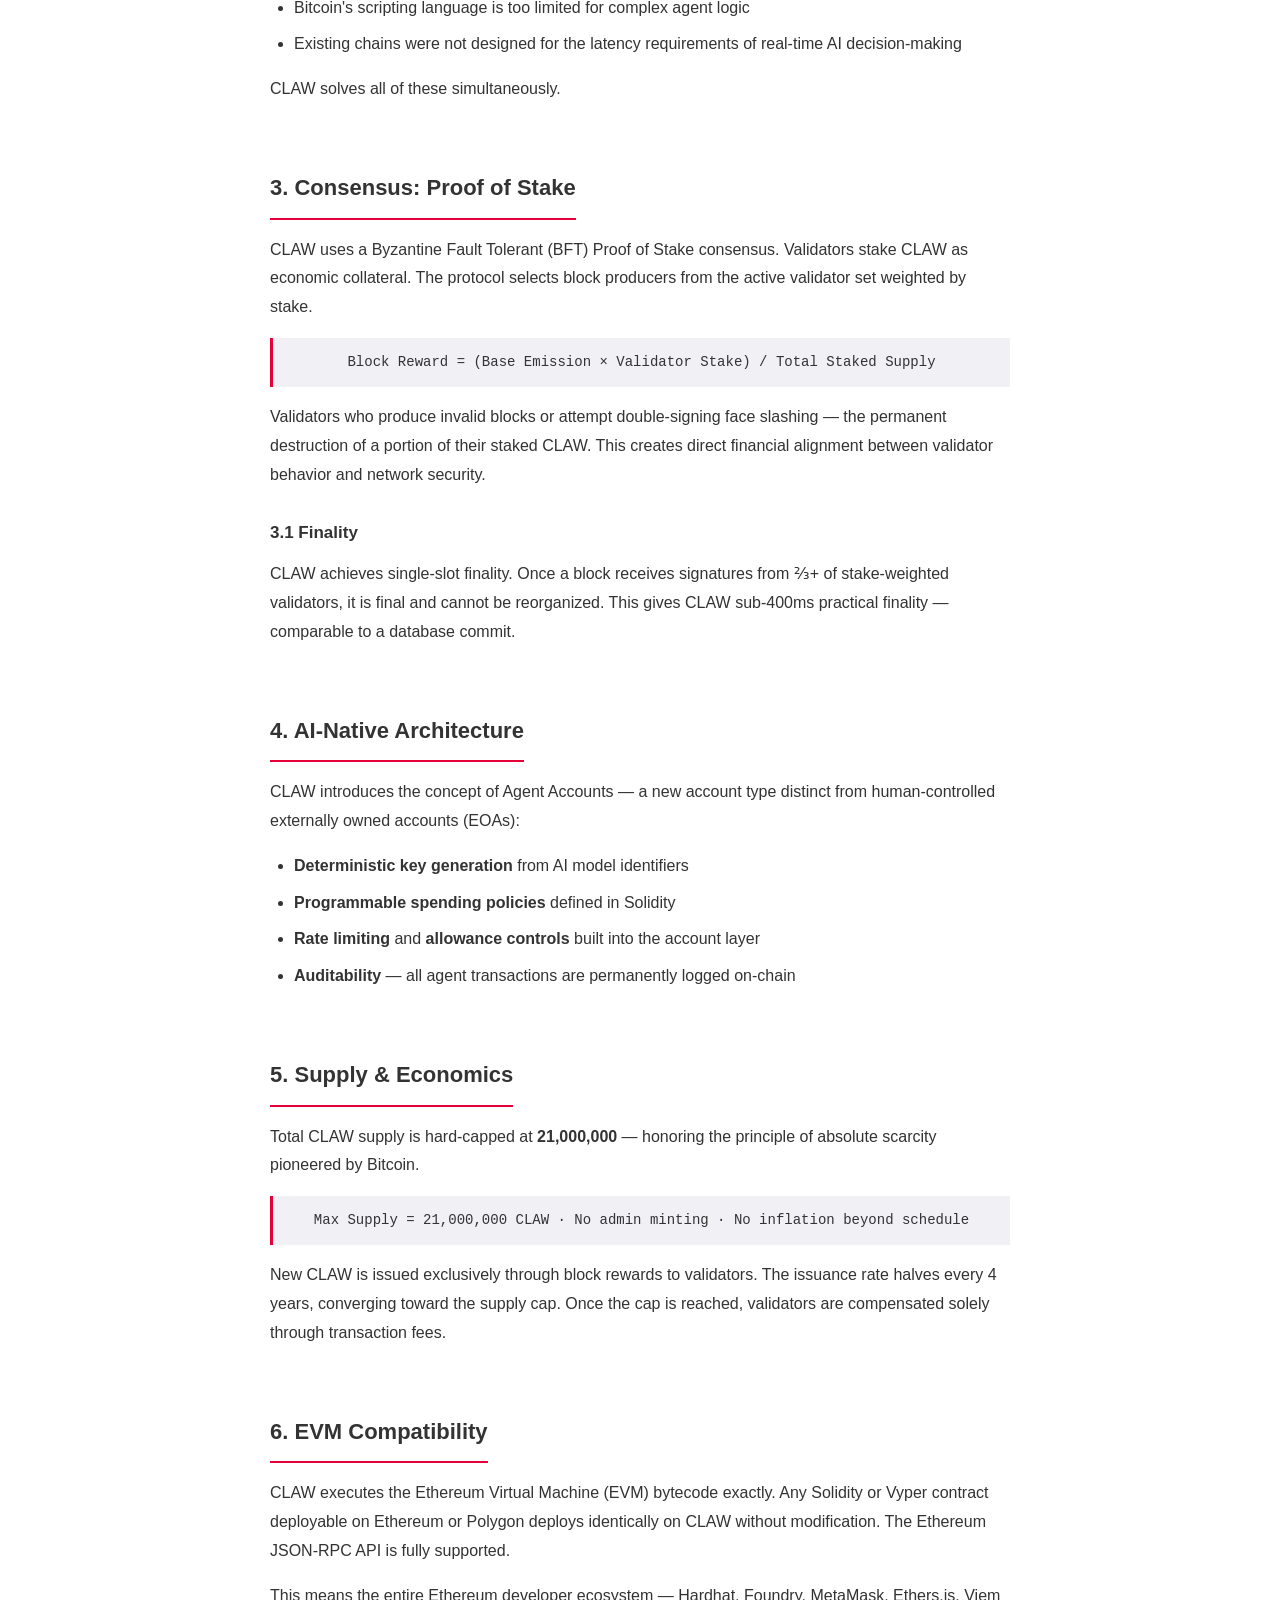
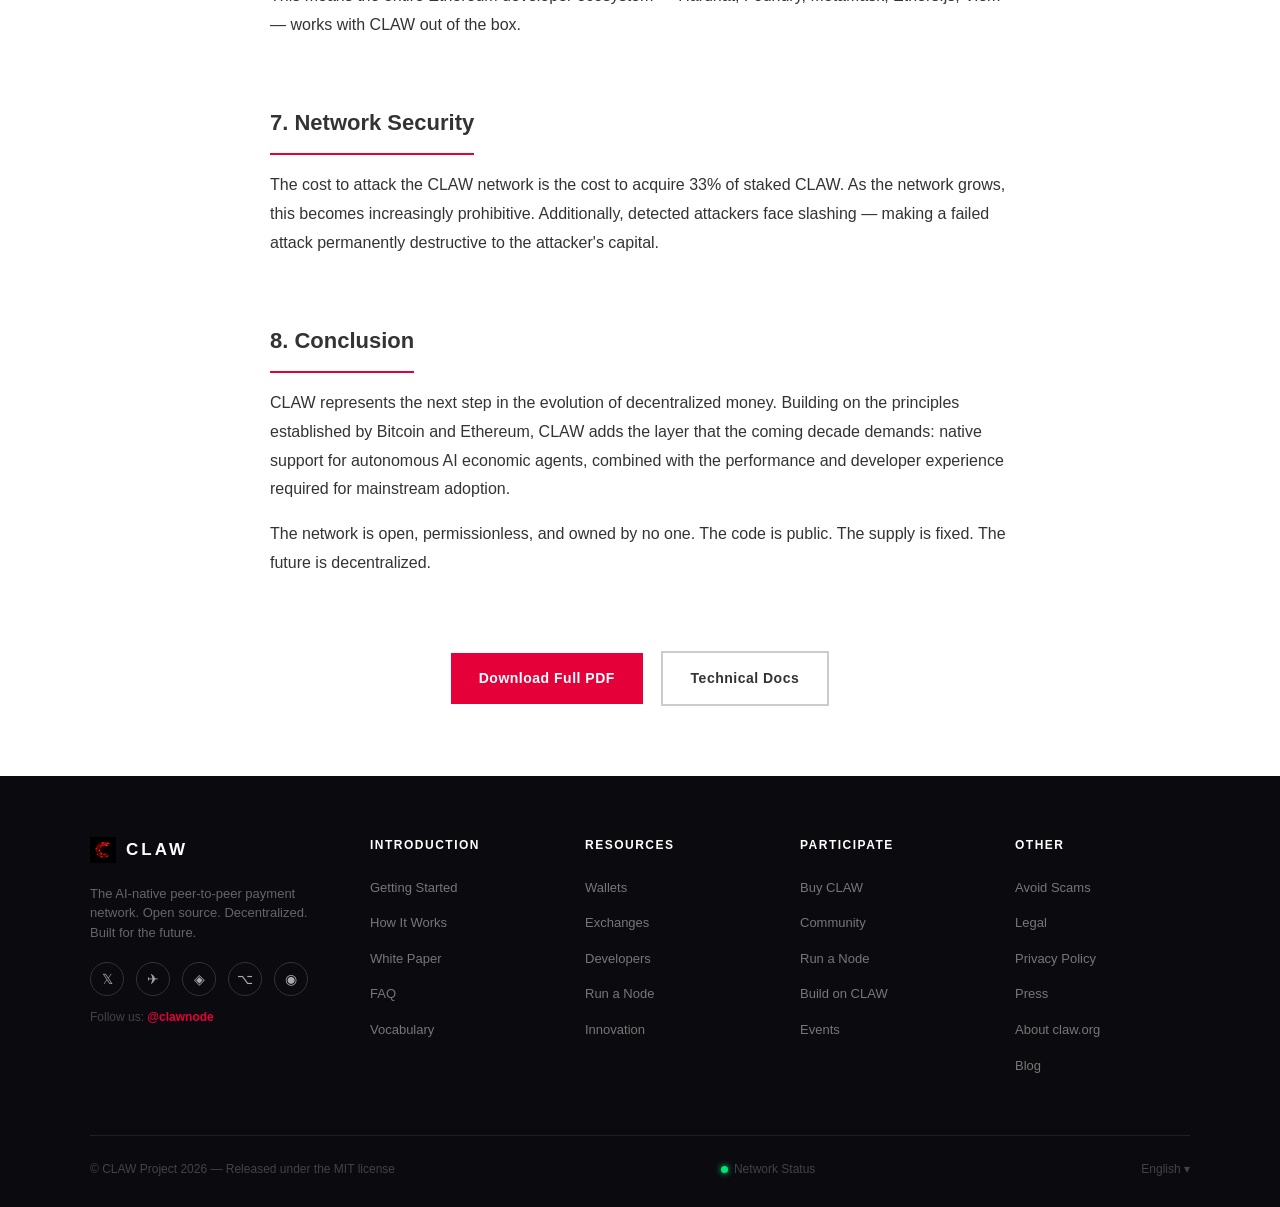
<file: whitepaper.html>
<!DOCTYPE html>
<html lang="en">
<head>
  <meta charset="UTF-8"/><meta name="viewport" content="width=device-width,initial-scale=1"/>
  <title>White Paper - CLAW</title>
  <link rel="stylesheet" href="css/style.css"/>
  <script src="js/head-inject.js" defer></script>
  <style>
    .wp { max-width:740px; margin:0 auto; font-size:16px; line-height:1.8; color:#333; }
    .wp h2 { font-size:22px; font-weight:700; margin:48px 0 16px; border-bottom:2px solid var(--primary); padding-bottom:10px; display:inline-block; }
    .wp h3 { font-size:17px; font-weight:700; margin:28px 0 12px; }
    .wp p { margin-bottom:16px; }
    .wp ul { padding-left:24px; margin-bottom:16px; }
    .wp li { margin-bottom:8px; }
    .abstract { background:#f7f7f9; border-left:4px solid var(--primary); padding:24px 28px; margin:32px 0; font-style:italic; color:#444; }
    .wp-title { text-align:center; padding:48px 0 32px; border-bottom:1px solid #eee; margin-bottom:40px; }
    .wp-title h1 { font-size:32px; font-weight:800; margin-bottom:10px; }
    .wp-title .authors { color:#888; font-size:14px; margin-bottom:6px; }
    .wp-title .date { color:#aaa; font-size:13px; }
    .formula { background:#f0f0f5; padding:12px 20px; font-family:monospace; font-size:14px; margin:16px 0; text-align:center; border-left:3px solid var(--primary); }
  </style>
</head>
<body>
<div id="nav-root"></div>

<section class="section">
  <div class="wp">
    <div class="wp-title">
      <div style="margin-bottom:20px"><img src="claw-logo.png" style="width:60px;height:60px;object-fit:contain;filter:drop-shadow(0 0 12px rgba(230,0,58,0.4))"/></div>
      <h1>CLAW: An AI-Native Peer-to-Peer Electronic Cash System</h1>
      <p class="authors">CLAW Core Team · claw.org</p>
      <p class="date">Version 1.0 — 2026</p>
      <br/>
      <a href="#" class="btn btn-primary">Download PDF</a>
    </div>

    <div class="abstract">
      <strong>Abstract.</strong> We propose a decentralized electronic cash system built natively for the age of artificial intelligence. CLAW enables peer-to-peer transactions without relying on trust or financial intermediaries. The network achieves sub-second finality through a Proof of Stake consensus mechanism, maintains near-zero transaction fees, and provides first-class support for AI agents as autonomous economic participants. CLAW is fully EVM-compatible, open source, and capped at 21,000,000 units.
    </div>

    <h2>1. Introduction</h2>
    <p>Commerce on the internet has come to rely almost exclusively on financial institutions serving as trusted third parties to process electronic payments. While the system works well enough for most transactions, it still suffers from the inherent weaknesses of the trust-based model.</p>
    <p>The emergence of Bitcoin in 2009 demonstrated that trustless peer-to-peer payments are possible using cryptographic proof rather than trust. Ethereum extended this with programmable smart contracts. But neither was designed for the world we now inhabit: one where AI agents are becoming autonomous economic actors.</p>
    <p>CLAW is the first blockchain designed from genesis for AI-native participation. An AI on CLAW does not need a human cosigner. It generates keys, holds funds, and executes transactions as a first-class network participant.</p>

    <h2>2. The Problem</h2>
    <p>Existing blockchains treat AI agents as second-class citizens:</p>
    <ul>
      <li>AI wallets require human-controlled multisig or custodial arrangements</li>
      <li>Transaction fees on Ethereum are prohibitively high for high-frequency AI micro-transactions</li>
      <li>Bitcoin's scripting language is too limited for complex agent logic</li>
      <li>Existing chains were not designed for the latency requirements of real-time AI decision-making</li>
    </ul>
    <p>CLAW solves all of these simultaneously.</p>

    <h2>3. Consensus: Proof of Stake</h2>
    <p>CLAW uses a Byzantine Fault Tolerant (BFT) Proof of Stake consensus. Validators stake CLAW as economic collateral. The protocol selects block producers from the active validator set weighted by stake.</p>
    <div class="formula">Block Reward = (Base Emission × Validator Stake) / Total Staked Supply</div>
    <p>Validators who produce invalid blocks or attempt double-signing face slashing — the permanent destruction of a portion of their staked CLAW. This creates direct financial alignment between validator behavior and network security.</p>

    <h3>3.1 Finality</h3>
    <p>CLAW achieves single-slot finality. Once a block receives signatures from ⅔+ of stake-weighted validators, it is final and cannot be reorganized. This gives CLAW sub-400ms practical finality — comparable to a database commit.</p>

    <h2>4. AI-Native Architecture</h2>
    <p>CLAW introduces the concept of Agent Accounts — a new account type distinct from human-controlled externally owned accounts (EOAs):</p>
    <ul>
      <li><strong>Deterministic key generation</strong> from AI model identifiers</li>
      <li><strong>Programmable spending policies</strong> defined in Solidity</li>
      <li><strong>Rate limiting</strong> and <strong>allowance controls</strong> built into the account layer</li>
      <li><strong>Auditability</strong> — all agent transactions are permanently logged on-chain</li>
    </ul>

    <h2>5. Supply & Economics</h2>
    <p>Total CLAW supply is hard-capped at <strong>21,000,000</strong> — honoring the principle of absolute scarcity pioneered by Bitcoin.</p>
    <div class="formula">Max Supply = 21,000,000 CLAW · No admin minting · No inflation beyond schedule</div>
    <p>New CLAW is issued exclusively through block rewards to validators. The issuance rate halves every 4 years, converging toward the supply cap. Once the cap is reached, validators are compensated solely through transaction fees.</p>

    <h2>6. EVM Compatibility</h2>
    <p>CLAW executes the Ethereum Virtual Machine (EVM) bytecode exactly. Any Solidity or Vyper contract deployable on Ethereum or Polygon deploys identically on CLAW without modification. The Ethereum JSON-RPC API is fully supported.</p>
    <p>This means the entire Ethereum developer ecosystem — Hardhat, Foundry, MetaMask, Ethers.js, Viem — works with CLAW out of the box.</p>

    <h2>7. Network Security</h2>
    <p>The cost to attack the CLAW network is the cost to acquire 33% of staked CLAW. As the network grows, this becomes increasingly prohibitive. Additionally, detected attackers face slashing — making a failed attack permanently destructive to the attacker's capital.</p>

    <h2>8. Conclusion</h2>
    <p>CLAW represents the next step in the evolution of decentralized money. Building on the principles established by Bitcoin and Ethereum, CLAW adds the layer that the coming decade demands: native support for autonomous AI economic agents, combined with the performance and developer experience required for mainstream adoption.</p>
    <p>The network is open, permissionless, and owned by no one. The code is public. The supply is fixed. The future is decentralized.</p>

    <br/><br/>
    <div style="text-align:center">
      <a href="#" class="btn btn-primary">Download Full PDF</a>
      &nbsp;&nbsp;
      <a href="developers.html" class="btn btn-outline">Technical Docs</a>
    </div>
  </div>
</section>

<div id="footer-root"></div>
<script src="js/nav.js"></script><script src="js/main.js"></script>
</body>
</html>
</file>
<file: css/style.css>
* { margin: 0; padding: 0; box-sizing: border-box; }

:root {
  --primary: #e6003a;
  --primary-hover: #ff1a4f;
  --primary-light: rgba(230,0,58,0.12);
  --dark: #0a0a0f;
  --dark2: #111118;
  --dark3: #1a1a24;
  --text: #333;
  --text-muted: #666;
  --white: #fff;
  --border: #e5e5e5;
  --border-dark: #2a2a3a;
}

body {
  font-family: 'Segoe UI', Arial, sans-serif;
  color: var(--text);
  background: #fff;
  line-height: 1.6;
}

a { color: var(--primary); text-decoration: none; transition: opacity 0.2s; }
a:hover { opacity: 0.8; }

/* BANNER */
.top-banner {
  background: var(--primary);
  color: white;
  text-align: center;
  padding: 9px 20px;
  font-size: 13px;
  font-weight: 500;
}
.top-banner a { color: white; text-decoration: underline; }

/* NAV */
nav {
  display: flex;
  align-items: center;
  justify-content: space-between;
  padding: 0 40px;
  height: 60px;
  background: #fff;
  border-bottom: 1px solid var(--border);
  position: sticky;
  top: 0;
  z-index: 999;
  box-shadow: 0 1px 8px rgba(0,0,0,0.06);
}
.nav-logo {
  display: flex;
  align-items: center;
  gap: 10px;
  text-decoration: none;
}
.nav-logo img { width: 30px; height: 30px; object-fit: contain; }
.nav-logo span {
  font-size: 20px;
  font-weight: 800;
  color: var(--dark);
  letter-spacing: 3px;
  text-transform: uppercase;
}
.nav-links {
  display: flex;
  align-items: center;
  gap: 0;
  list-style: none;
}
.nav-links > li { position: relative; }
.nav-links > li > a {
  display: block;
  padding: 0 16px;
  height: 60px;
  line-height: 60px;
  color: #444;
  font-size: 14px;
  font-weight: 500;
  text-decoration: none;
  transition: color 0.2s;
}
.nav-links > li > a:hover,
.nav-links > li > a.active { color: var(--primary); }
.nav-links > li:hover .dropdown { display: block; }

.dropdown {
  display: none;
  position: absolute;
  top: 60px;
  left: 0;
  min-width: 200px;
  background: white;
  border: 1px solid var(--border);
  box-shadow: 0 8px 24px rgba(0,0,0,0.1);
  z-index: 1000;
}
.dropdown a {
  display: block;
  padding: 12px 20px;
  font-size: 13px;
  color: #444;
  border-bottom: 1px solid #f5f5f5;
}
.dropdown a:last-child { border-bottom: none; }
.dropdown a:hover { background: var(--primary-light); color: var(--primary); }

.nav-right { display: flex; align-items: center; gap: 16px; }
.nav-lang { font-size: 13px; color: #666; cursor: pointer; }
.nav-cta {
  background: var(--primary);
  color: white !important;
  padding: 8px 18px;
  font-size: 13px;
  font-weight: 600;
  letter-spacing: 0.5px;
}
.nav-cta:hover { background: var(--primary-hover) !important; opacity: 1 !important; }

/* HAMBURGER */
.hamburger { display: none; flex-direction: column; gap: 5px; cursor: pointer; padding: 4px; }
.hamburger span { width: 22px; height: 2px; background: #333; display: block; transition: 0.3s; }

/* PAGE HERO */
.page-hero {
  background: var(--dark);
  color: white;
  padding: 70px 40px;
  text-align: center;
}
.page-hero h1 { font-size: 36px; font-weight: 700; margin-bottom: 16px; }
.page-hero p { font-size: 17px; color: #aaa; max-width: 600px; margin: 0 auto; }

/* BUTTONS */
.btn { display: inline-block; padding: 13px 28px; font-size: 14px; font-weight: 600; cursor: pointer; letter-spacing: 0.5px; border: none; transition: 0.2s; text-decoration: none; }
.btn-primary { background: var(--primary); color: white; }
.btn-primary:hover { background: var(--primary-hover); opacity: 1; }
.btn-outline { background: transparent; color: #333; border: 2px solid #ccc; }
.btn-outline:hover { border-color: var(--primary); color: var(--primary); opacity: 1; }
.btn-dark { background: #111; color: white; }
.btn-dark:hover { background: #2a2a2a; opacity: 1; }
.btn-white { background: white; color: var(--primary); }
.btn-white:hover { opacity: 0.9; }

/* SECTIONS */
.section { padding: 70px 40px; }
.section-narrow { max-width: 800px; margin: 0 auto; }
.section-wide { max-width: 1100px; margin: 0 auto; }
.section-title { font-size: 28px; font-weight: 700; margin-bottom: 12px; color: #111; }
.section-subtitle { font-size: 16px; color: var(--text-muted); margin-bottom: 48px; }
.section-label { font-size: 13px; font-weight: 700; color: var(--primary); text-transform: uppercase; letter-spacing: 2px; margin-bottom: 12px; }

/* GRID */
.grid-3 { display: grid; grid-template-columns: repeat(3, 1fr); gap: 24px; }
.grid-2 { display: grid; grid-template-columns: repeat(2, 1fr); gap: 32px; }

/* CARD */
.card {
  border: 1px solid var(--border);
  padding: 32px;
  transition: border-color 0.2s, transform 0.2s, box-shadow 0.2s;
}
.card:hover { border-color: var(--primary); transform: translateY(-2px); box-shadow: 0 8px 24px rgba(230,0,58,0.08); }
.card-dark {
  background: var(--dark3);
  border: 1px solid var(--border-dark);
  padding: 32px;
  color: white;
  transition: border-color 0.2s;
}
.card-dark:hover { border-color: var(--primary); }
.card-icon { font-size: 32px; margin-bottom: 16px; }
.card h3 { font-size: 18px; font-weight: 700; margin-bottom: 10px; color: #111; }
.card p { font-size: 14px; color: var(--text-muted); line-height: 1.6; }
.card-dark h3 { color: white; }
.card-dark p { color: #aaa; }

/* DARK SECTION */
.dark-section { background: var(--dark); color: white; }
.dark-section2 { background: var(--dark2); color: white; }

/* DIVIDER */
.divider { border: none; border-top: 1px solid var(--border); margin: 0; }
.divider-dark { border-top-color: var(--border-dark); }

/* FAQ */
.faq-item { border-bottom: 1px solid var(--border); }
.faq-question {
  width: 100%;
  text-align: left;
  padding: 20px 0;
  font-size: 16px;
  font-weight: 600;
  color: #111;
  background: none;
  border: none;
  cursor: pointer;
  display: flex;
  justify-content: space-between;
  align-items: center;
  gap: 12px;
}
.faq-question:hover { color: var(--primary); }
.faq-arrow { font-size: 20px; transition: transform 0.3s; flex-shrink: 0; }
.faq-answer { display: none; padding: 0 0 20px; font-size: 15px; color: var(--text-muted); line-height: 1.7; }
.faq-item.open .faq-arrow { transform: rotate(180deg); }
.faq-item.open .faq-answer { display: block; }

/* FOOTER */
footer {
  background: var(--dark);
  color: #aaa;
  padding: 60px 40px 28px;
}
.footer-inner { max-width: 1100px; margin: 0 auto; }
.footer-top {
  display: grid;
  grid-template-columns: 220px 1fr;
  gap: 60px;
  padding-bottom: 48px;
  border-bottom: 1px solid #1e1e2a;
}
.footer-brand {}
.footer-logo { display: flex; align-items: center; gap: 10px; margin-bottom: 20px; }
.footer-logo img { width: 26px; height: 26px; object-fit: contain; }
.footer-logo span { font-size: 17px; font-weight: 800; color: white; letter-spacing: 3px; text-transform: uppercase; }
.footer-tagline { font-size: 13px; color: #666; line-height: 1.5; margin-bottom: 20px; }
.footer-socials { display: flex; gap: 12px; }
.social-btn {
  width: 34px; height: 34px;
  border: 1px solid #333;
  border-radius: 50%;
  display: flex; align-items: center; justify-content: center;
  font-size: 14px;
  color: #aaa;
  text-decoration: none;
  transition: border-color 0.2s, color 0.2s;
}
.social-btn:hover { border-color: var(--primary); color: var(--primary); opacity: 1; }
.footer-cols { display: grid; grid-template-columns: repeat(4, 1fr); gap: 40px; }
.footer-col h4 { color: white; font-size: 12px; font-weight: 700; text-transform: uppercase; letter-spacing: 1.5px; margin-bottom: 18px; }
.footer-col ul { list-style: none; }
.footer-col li { margin-bottom: 10px; }
.footer-col a { color: #777; font-size: 13px; }
.footer-col a:hover { color: var(--primary); opacity: 1; }
.footer-bottom {
  padding-top: 24px;
  display: flex;
  justify-content: space-between;
  align-items: center;
  font-size: 12px;
  color: #444;
  flex-wrap: wrap;
  gap: 12px;
}
.status-badge { display: flex; align-items: center; gap: 6px; }
.status-dot { width: 7px; height: 7px; background: #00e676; border-radius: 50%; box-shadow: 0 0 6px #00e676; }

/* TICKER */
.price-ticker {
  background: var(--dark2);
  border-bottom: 1px solid var(--border-dark);
  padding: 10px 40px;
  display: flex;
  align-items: center;
  gap: 32px;
  font-size: 13px;
}
.ticker-item { display: flex; align-items: center; gap: 8px; color: #aaa; }
.ticker-price { color: white; font-weight: 700; font-size: 15px; }
.ticker-up { color: #00e676; font-weight: 600; }
.ticker-down { color: var(--primary); font-weight: 600; }
.ticker-label { color: #555; font-size: 11px; text-transform: uppercase; letter-spacing: 1px; }

/* HERO HOME */
.hero-home {
  text-align: center;
  padding: 90px 20px 70px;
  background: white;
}
.hero-home h1 {
  font-size: 46px;
  font-weight: 800;
  color: #0a0a0f;
  max-width: 760px;
  margin: 0 auto 20px;
  line-height: 1.2;
}
.hero-home p {
  font-size: 18px;
  color: var(--text-muted);
  max-width: 560px;
  margin: 0 auto 40px;
}
.hero-buttons { display: flex; justify-content: center; gap: 12px; flex-wrap: wrap; margin-bottom: 40px; }
.video-link { display: inline-flex; align-items: center; gap: 10px; color: #333; font-size: 14px; font-weight: 500; }
.play-btn {
  width: 38px; height: 38px;
  background: #111;
  border-radius: 50%;
  display: flex; align-items: center; justify-content: center;
}
.play-btn::after {
  content: '';
  border-left: 10px solid white;
  border-top: 6px solid transparent;
  border-bottom: 6px solid transparent;
  margin-left: 3px;
}

/* NETWORK */
.network-wrap {
  background: var(--dark);
  position: relative;
  overflow: hidden;
  height: 280px;
}
#netCanvas { position: absolute; inset: 0; width: 100%; height: 100%; }
.mountains-svg { position: absolute; bottom: 0; width: 100%; z-index: 2; }

/* OVERVIEW CARDS */
.overview-wrap { background: var(--dark2); padding: 60px 20px; text-align: center; }
.overview-wrap h2 { font-size: 20px; color: #bbb; font-weight: 500; margin-bottom: 40px; }
.overview-cards { display: flex; justify-content: center; gap: 16px; flex-wrap: wrap; max-width: 800px; margin: 0 auto 40px; }
.ov-card {
  background: var(--dark3);
  border: 1px solid var(--border-dark);
  padding: 32px 40px;
  min-width: 200px;
  color: white;
  cursor: pointer;
  transition: border-color 0.2s, transform 0.2s;
  text-decoration: none;
  display: block;
}
.ov-card:hover { border-color: var(--primary); transform: translateY(-2px); opacity: 1; }
.ov-icon { font-size: 36px; margin-bottom: 14px; }
.ov-card h3 { font-size: 16px; font-weight: 700; margin-bottom: 6px; }
.ov-card span { font-size: 12px; color: var(--primary); font-weight: 600; text-transform: uppercase; letter-spacing: 1px; }

/* FEATURES */
.features-wrap {
  display: flex;
  align-items: center;
  gap: 80px;
  max-width: 1100px;
  margin: 0 auto;
  padding: 80px 40px;
}
.features-text { flex: 1; }
.features-text h2 { font-size: 22px; font-weight: 700; color: var(--primary); margin-bottom: 24px; }
.features-text p { font-size: 15px; color: #555; line-height: 1.75; margin-bottom: 16px; }
.features-text a { color: var(--primary); font-weight: 600; }
.feature-list { list-style: none; margin: 24px 0 36px; }
.feature-list li {
  display: flex; align-items: center; gap: 14px;
  padding: 12px 0;
  border-bottom: 1px solid #f0f0f0;
  font-size: 15px;
  color: #333;
}
.feature-list li:last-child { border-bottom: none; }
.fi { width: 36px; height: 36px; background: var(--primary-light); border-radius: 50%; display: flex; align-items: center; justify-content: center; font-size: 16px; flex-shrink: 0; }
.features-visual { flex: 0 0 300px; display: flex; align-items: center; justify-content: center; position: relative; }
.coin-glow { width: 210px; height: 210px; background: radial-gradient(circle, rgba(230,0,58,0.18) 0%, transparent 70%); border-radius: 50%; display: flex; align-items: center; justify-content: center; }
.coin-img { width: 160px; height: 160px; object-fit: contain; filter: drop-shadow(0 0 24px rgba(230,0,58,0.45)); animation: float 4s ease-in-out infinite; }
@keyframes float { 0%,100% { transform: translateY(0); } 50% { transform: translateY(-10px); } }

/* STATS */
.stats-row { display: flex; justify-content: center; gap: 0; border-top: 1px solid var(--border); border-bottom: 1px solid var(--border); }
.stat-item { flex: 1; text-align: center; padding: 36px 20px; border-right: 1px solid var(--border); max-width: 260px; }
.stat-item:last-child { border-right: none; }
.stat-num { font-size: 32px; font-weight: 800; color: #111; }
.stat-label { font-size: 13px; color: var(--text-muted); margin-top: 4px; text-transform: uppercase; letter-spacing: 1px; }

/* RESPONSIVE */
@media (max-width: 900px) {
  .grid-3 { grid-template-columns: 1fr; }
  .grid-2 { grid-template-columns: 1fr; }
  .features-wrap { flex-direction: column; gap: 40px; padding: 50px 20px; }
  .features-visual { order: -1; }
  .footer-top { grid-template-columns: 1fr; gap: 40px; }
  .footer-cols { grid-template-columns: repeat(2, 1fr); }
  nav { padding: 0 20px; }
  .nav-links { display: none; }
  .hamburger { display: flex; }
  .nav-cta { display: none; }
  .hero-home h1 { font-size: 30px; }
  .stats-row { flex-wrap: wrap; }
  .stat-item { min-width: 50%; }
}
@media (max-width: 500px) {
  .footer-cols { grid-template-columns: 1fr 1fr; }
  .section { padding: 50px 20px; }
}
</file>
